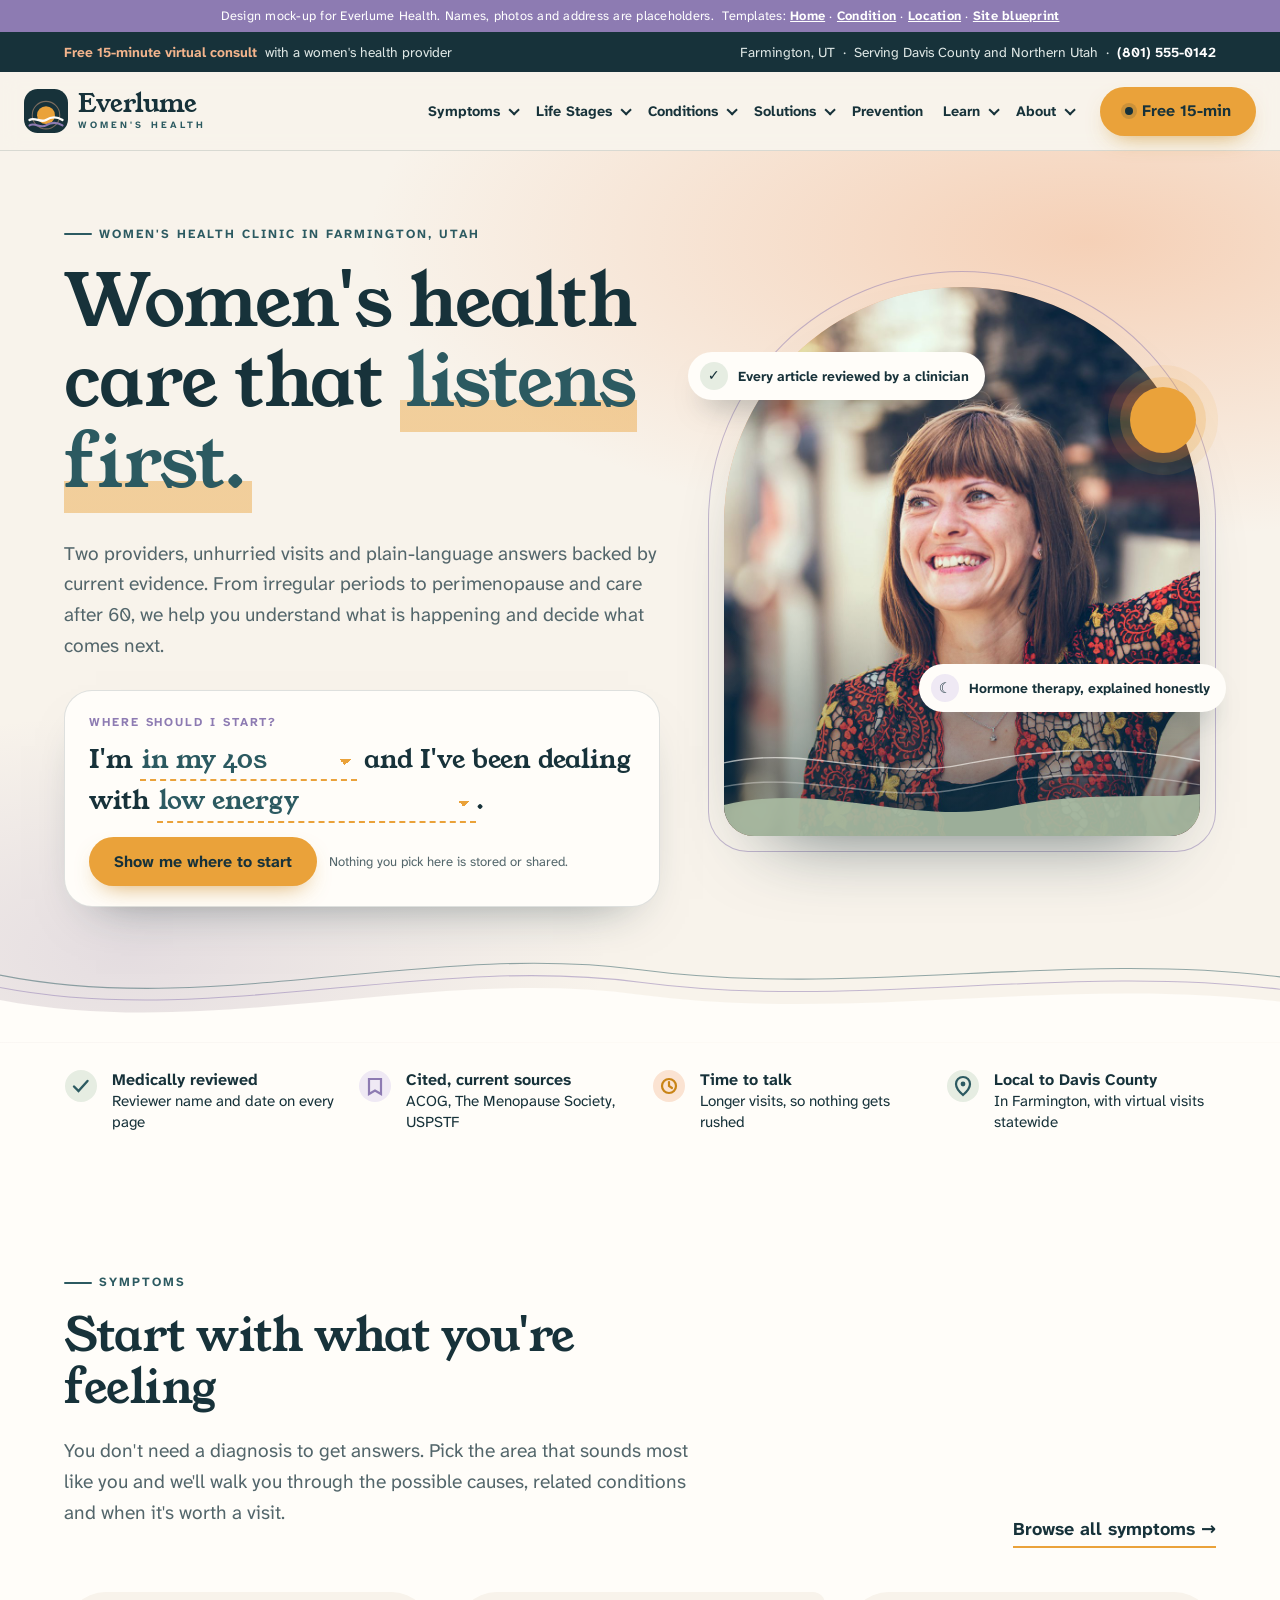
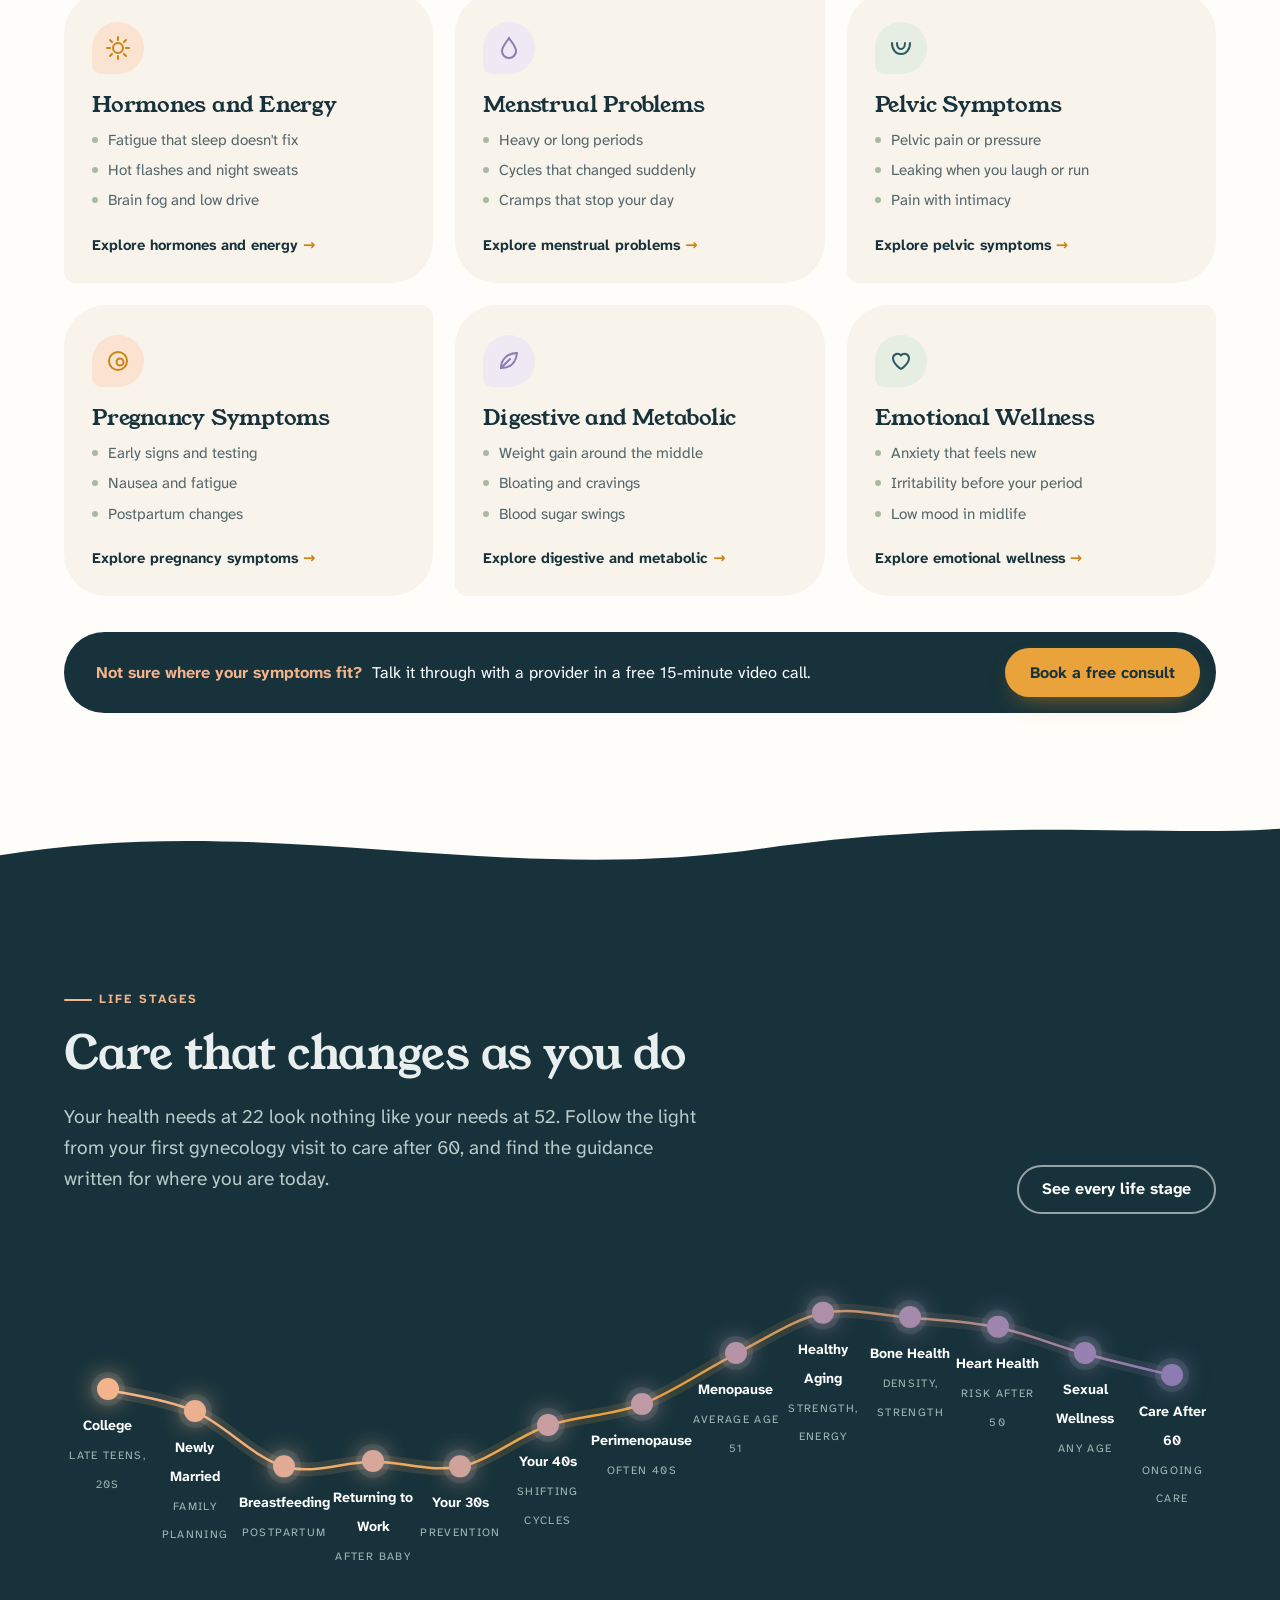
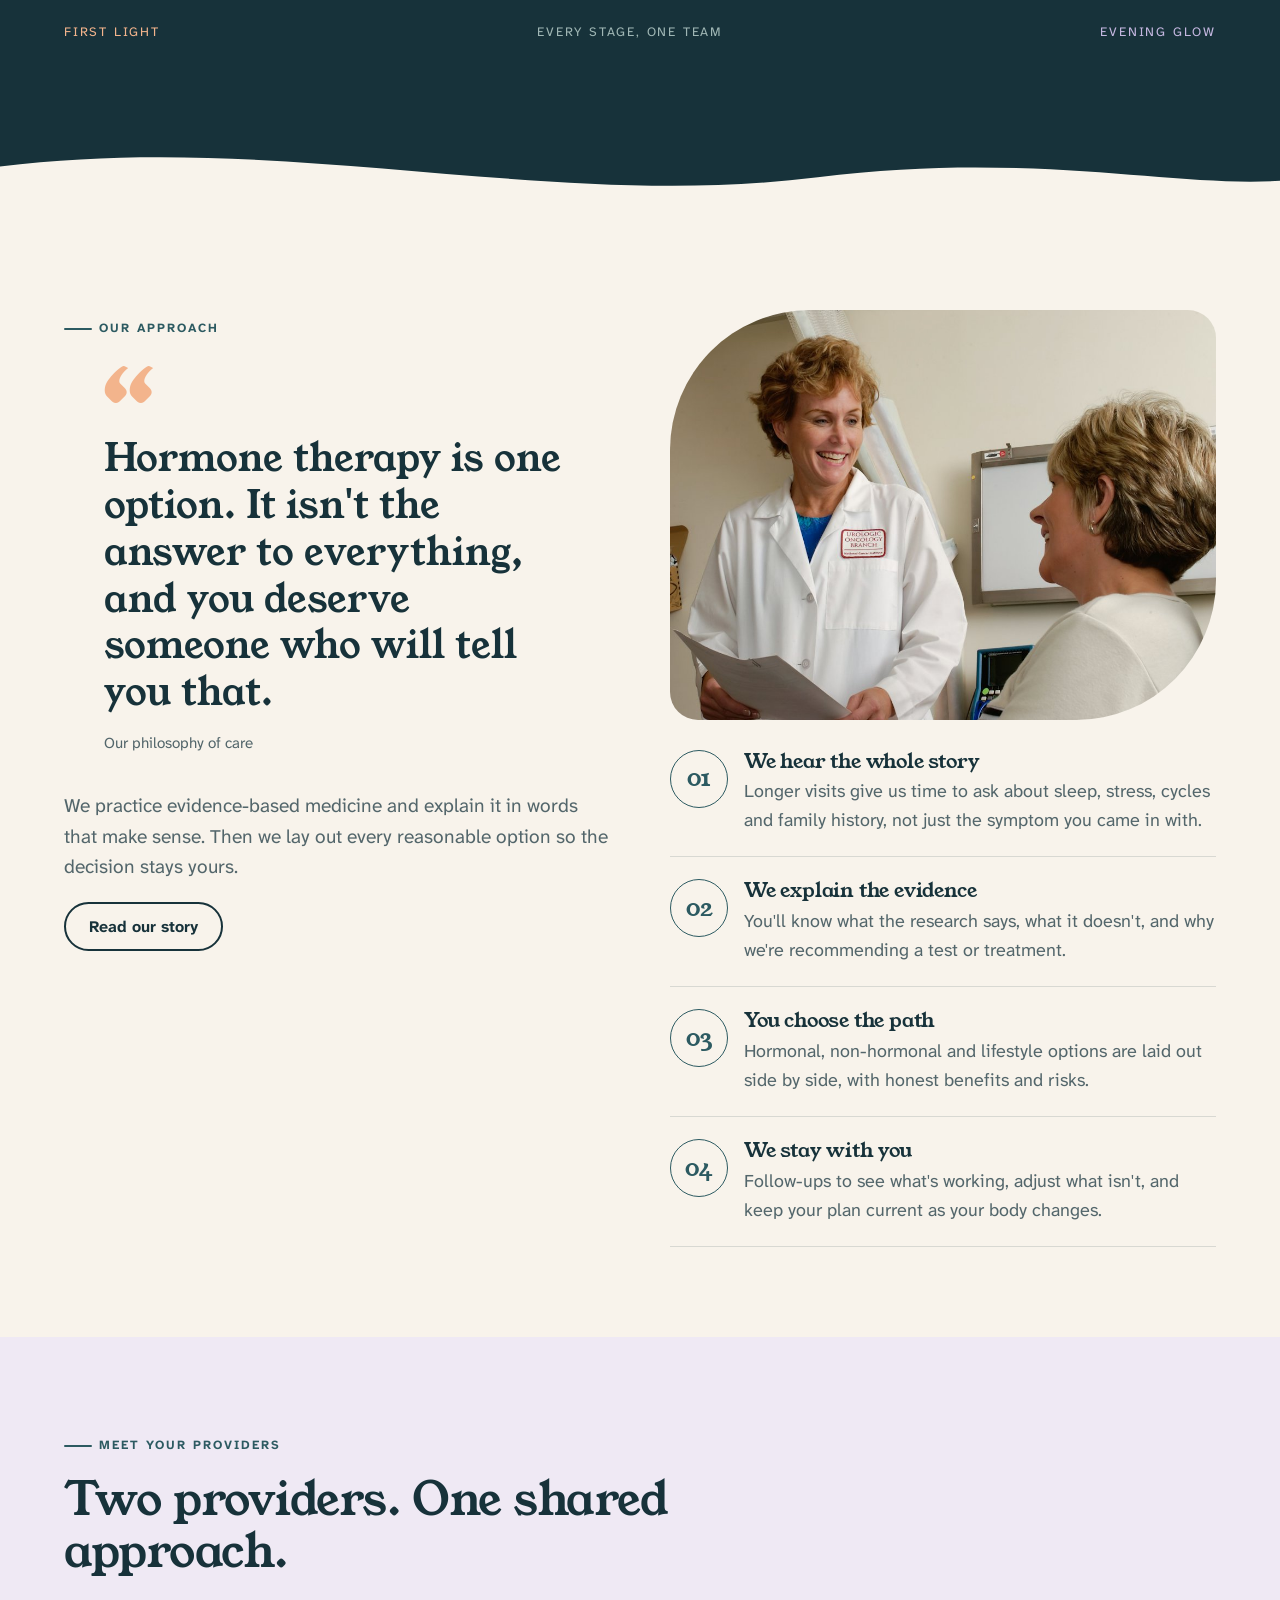
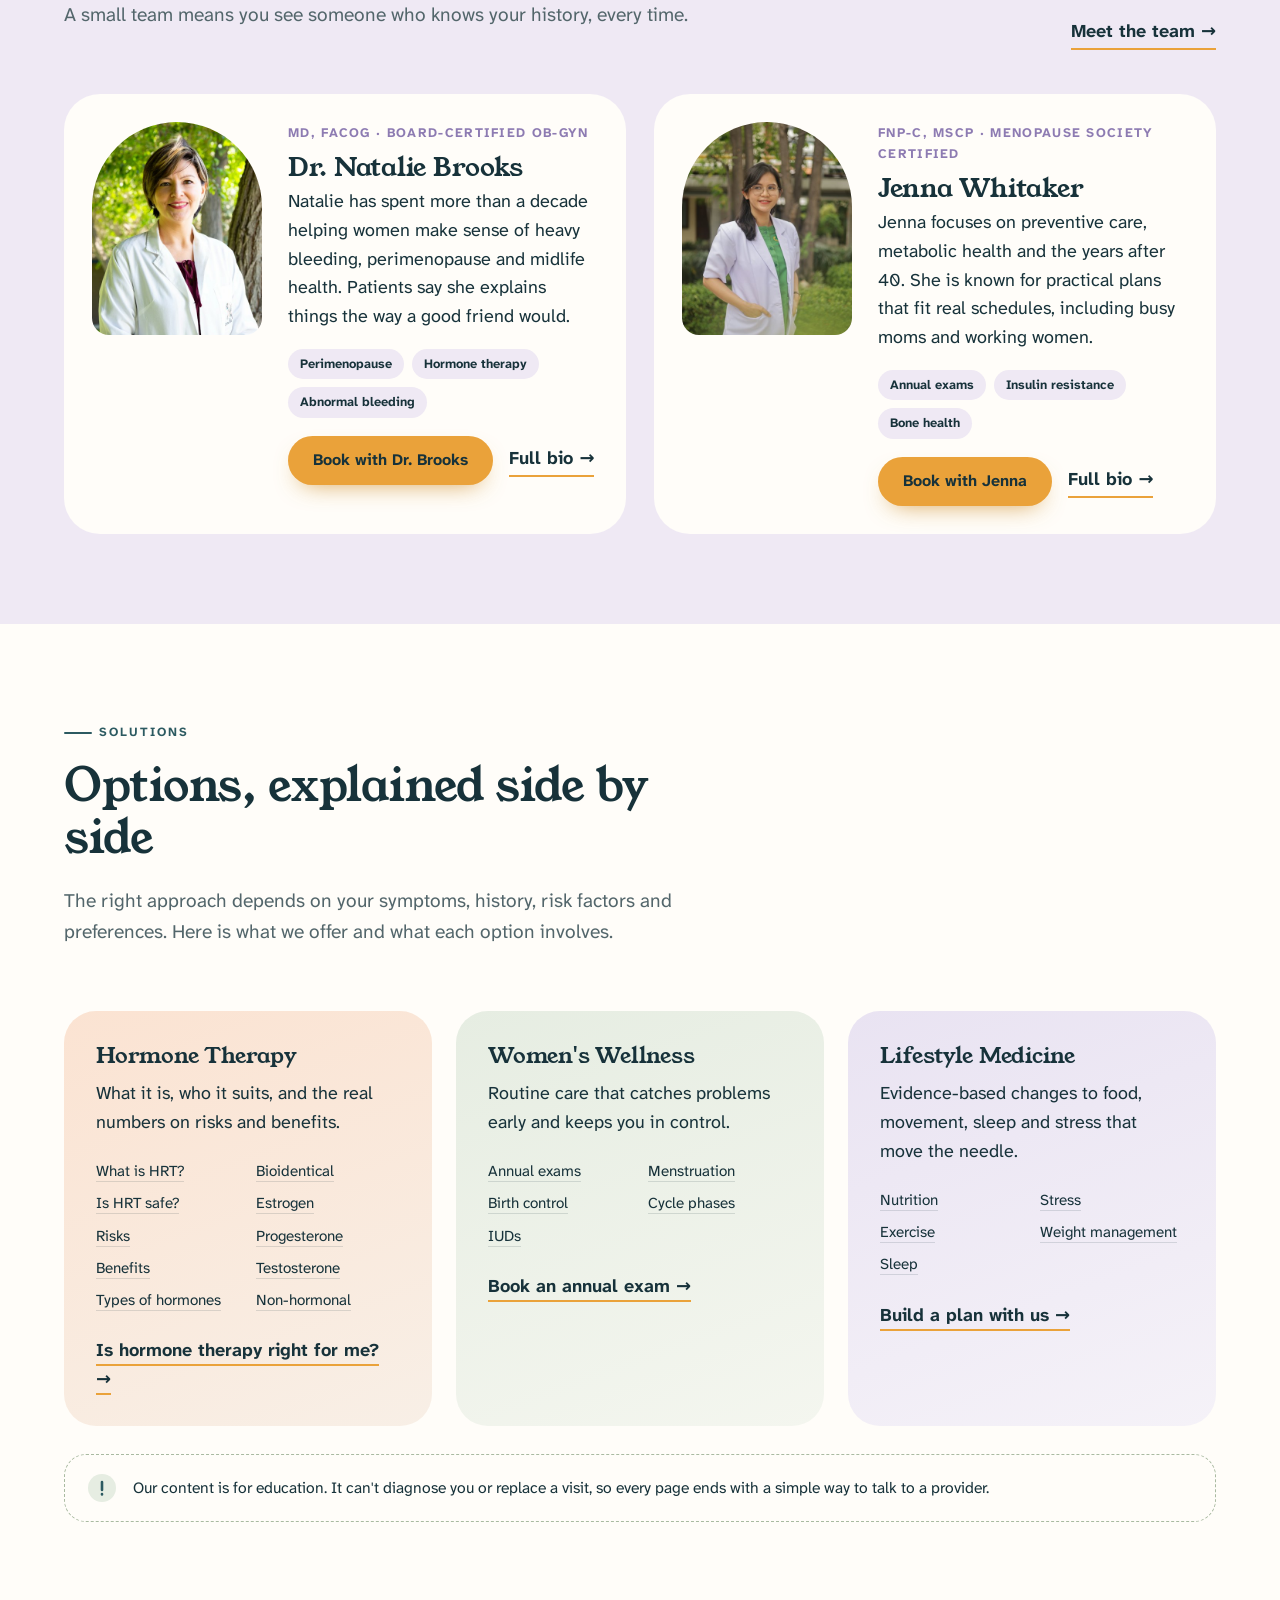
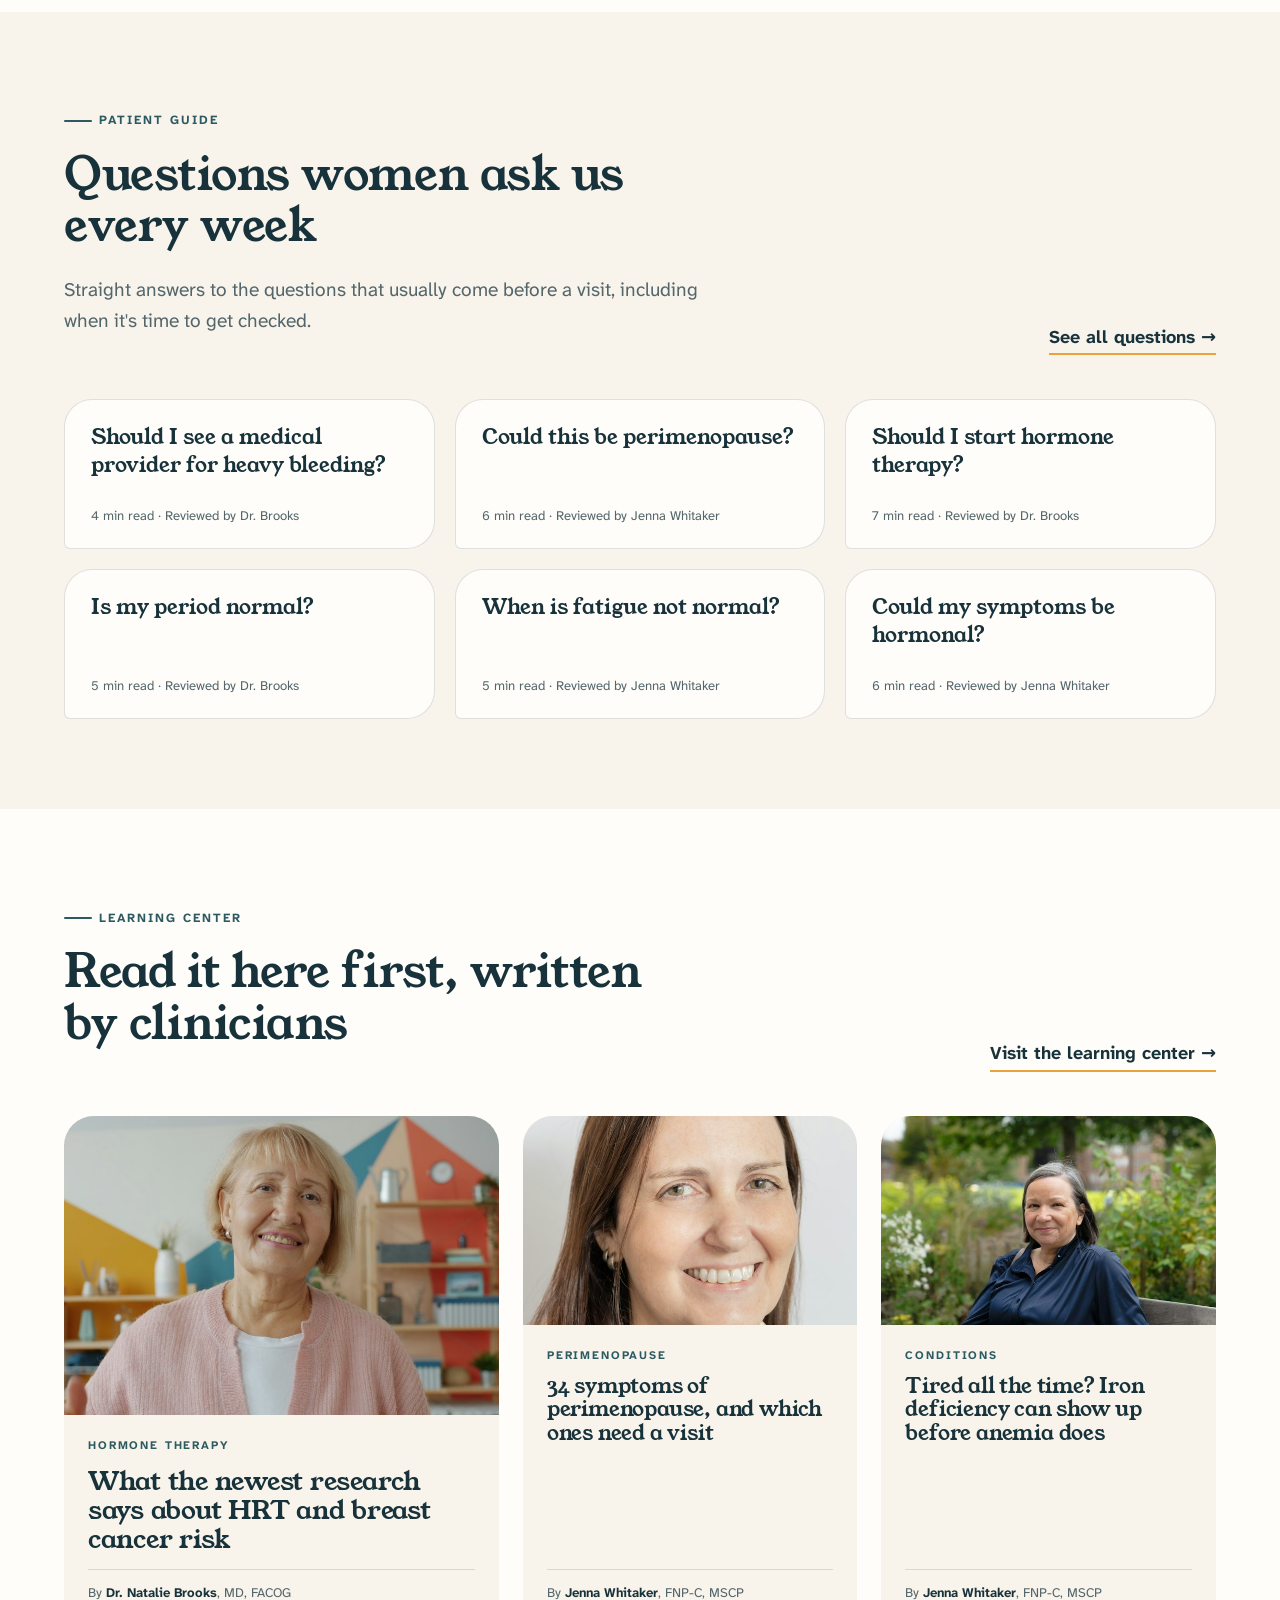
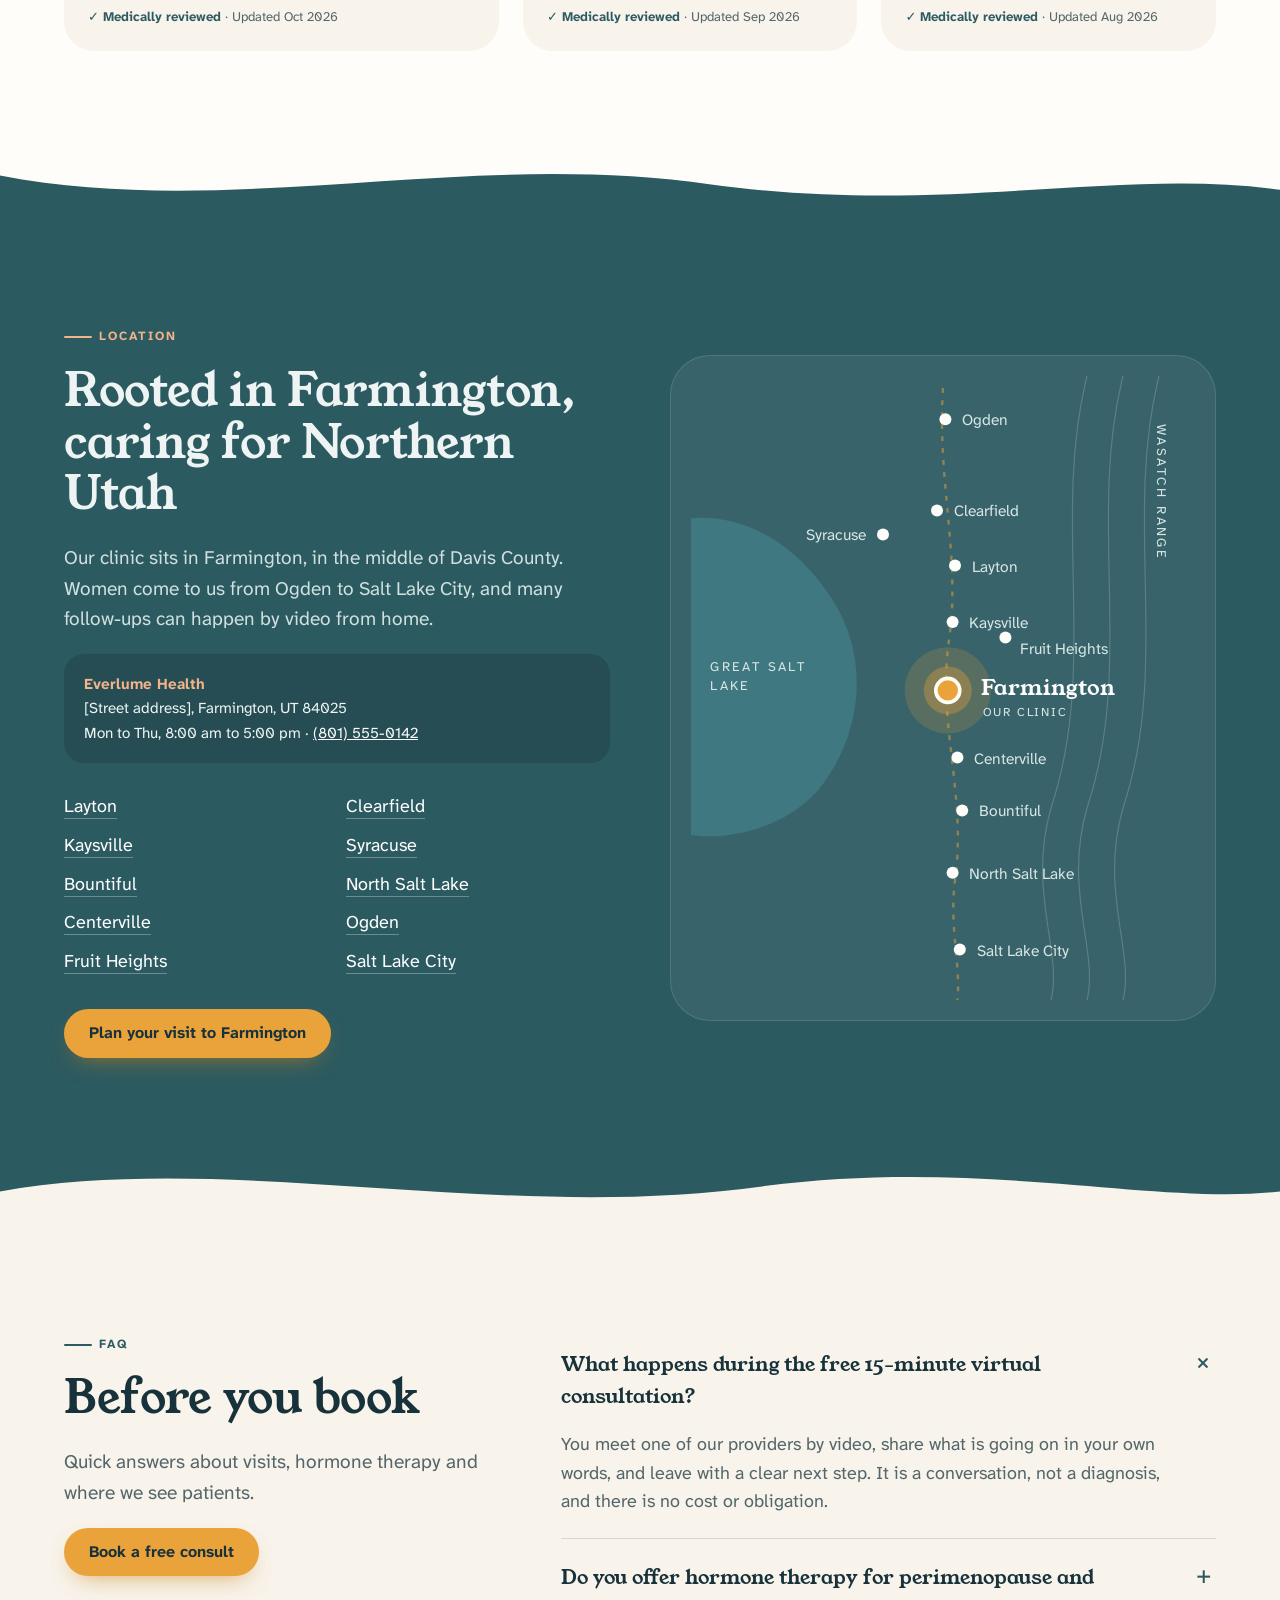
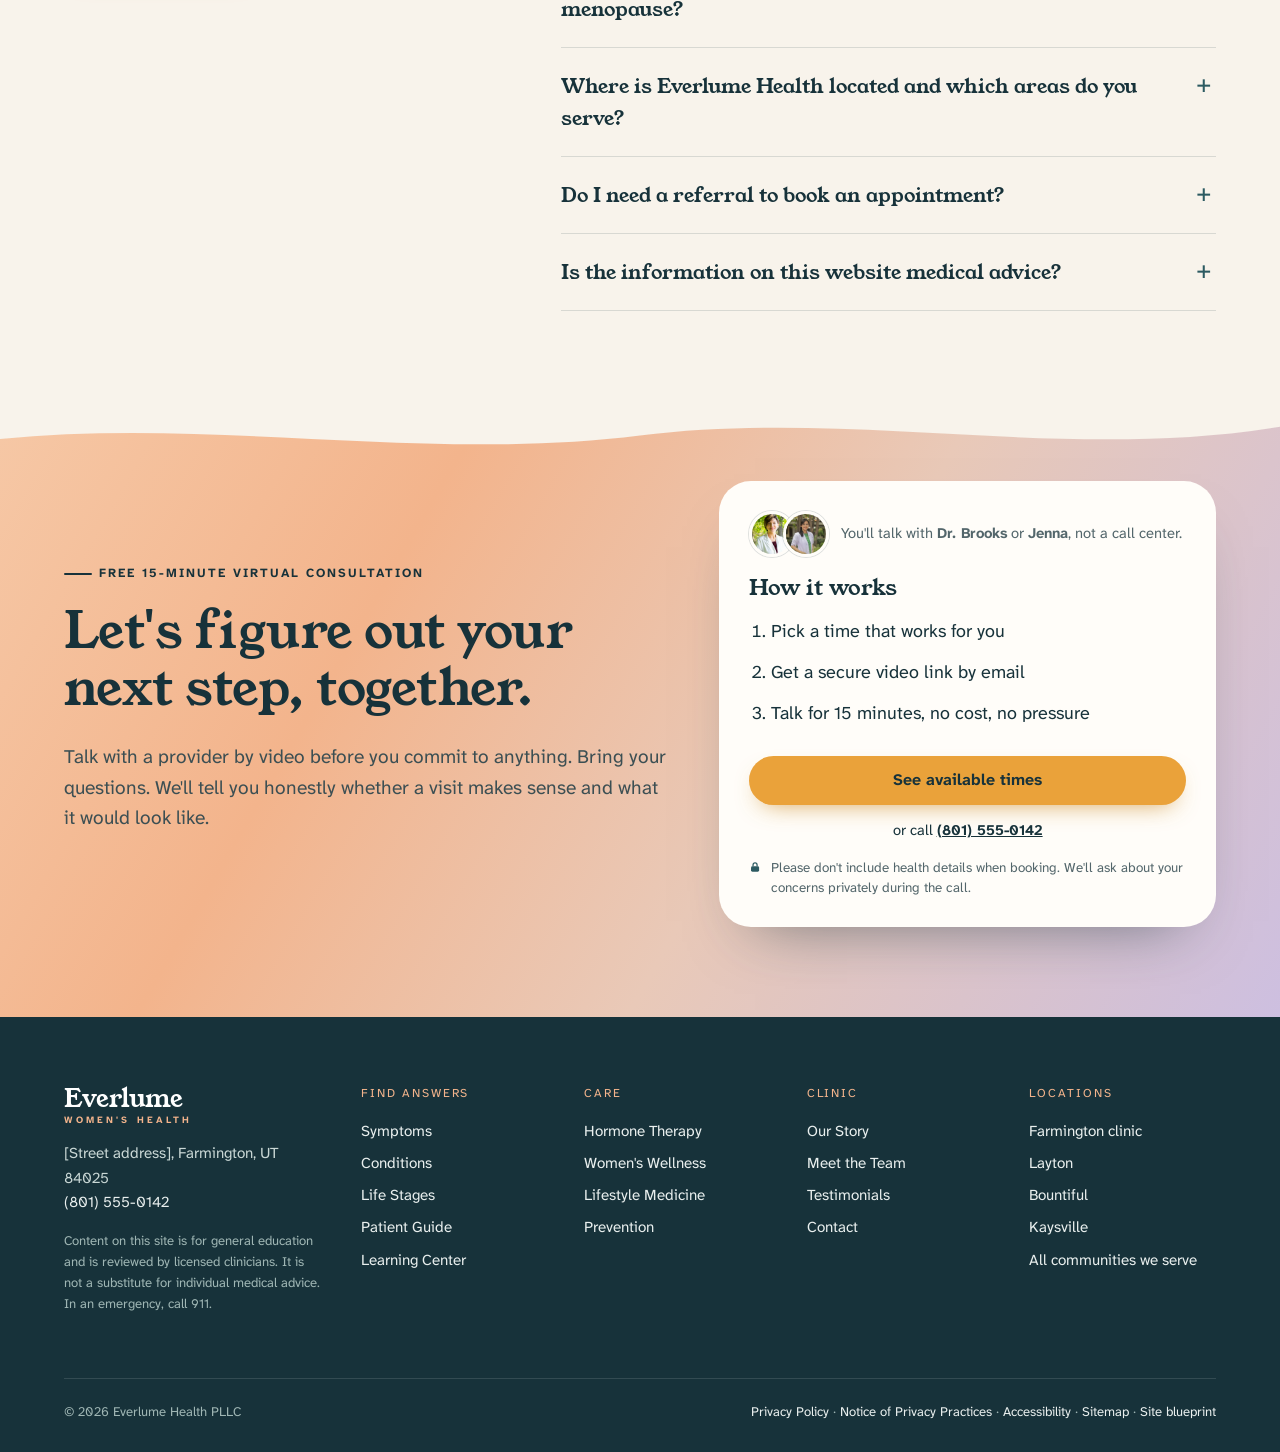
<file: index.html>
<!doctype html>
<html lang="en-US">
<head>
<meta charset="utf-8">
<meta name="viewport" content="width=device-width, initial-scale=1">
<title>Women's Health Clinic in Farmington, Utah | Everlume Health</title>
<meta name="description" content="Evidence-based women's health care in Farmington, Utah. Perimenopause, menopause, hormone therapy, annual exams and more from two providers who listen. Book a free 15-minute virtual consult.">
<!-- Staging mock-up only. Switched to index, follow at launch. -->
<meta name="robots" content="noindex, nofollow">
<link rel="canonical" href="https://www.everlumehealth.com/">
<meta property="og:type" content="website">
<meta property="og:site_name" content="Everlume Health">
<meta property="og:title" content="Everlume Health | Women's Health Care in Farmington, Utah">
<meta property="og:description" content="Clear answers and unhurried care for every stage of a woman's life. Serving Davis County and Northern Utah.">
<meta property="og:url" content="https://www.everlumehealth.com/">
<meta property="og:image" content="https://www.everlumehealth.com/og/home.jpg">
<meta name="twitter:card" content="summary_large_image">
<meta name="theme-color" content="#17323a">
<link rel="icon" href="data:image/svg+xml,%3Csvg xmlns='http://www.w3.org/2000/svg' viewBox='0 0 64 64'%3E%3Crect width='64' height='64' rx='18' fill='%2317323a'/%3E%3Ccircle cx='32' cy='38' r='13' fill='%23eaa23a'/%3E%3Cpath d='M10 44c8-5 14 5 22 0s14-5 22 0' stroke='%23f3b48c' stroke-width='4' fill='none'/%3E%3C/svg%3E">
<link rel="preconnect" href="https://fonts.googleapis.com">
<link rel="preconnect" href="https://fonts.gstatic.com" crossorigin>
<link href="https://fonts.googleapis.com/css2?family=Young+Serif&display=swap" rel="stylesheet">
<link href="https://fonts.googleapis.com/css2?family=Atkinson+Hyperlegible+Next:wght@400;700&display=swap" rel="stylesheet">
<link rel="stylesheet" href="site.css">
<script type="application/ld+json">
{
  "@context": "https://schema.org",
  "@graph": [
    {
      "@type": ["MedicalClinic","MedicalBusiness"],
      "@id": "https://www.everlumehealth.com/#clinic",
      "name": "Everlume Health",
      "url": "https://www.everlumehealth.com/",
      "logo": "https://www.everlumehealth.com/logo.png",
      "image": "https://www.everlumehealth.com/og/home.jpg",
      "description": "Evidence-based women's health clinic in Farmington, Utah offering perimenopause and menopause care, hormone therapy consultations, annual exams, birth control and preventive care.",
      "telephone": "+1-801-555-0142",
      "priceRange": "$$",
      "address": {"@type":"PostalAddress","streetAddress":"[Street address to confirm]","addressLocality":"Farmington","addressRegion":"UT","postalCode":"84025","addressCountry":"US"},
      "geo": {"@type":"GeoCoordinates","latitude":40.9805,"longitude":-111.8874},
      "medicalSpecialty": ["Gynecologic","Obstetric","PrimaryCare","Endocrine"],
      "availableService": [
        {"@type":"MedicalTherapy","name":"Menopausal hormone therapy consultation"},
        {"@type":"MedicalProcedure","name":"Annual well-woman exam"},
        {"@type":"MedicalTest","name":"Cervical cancer screening"},
        {"@type":"MedicalProcedure","name":"IUD placement and removal"}
      ],
      "areaServed": [{"@type":"City","name":"Farmington, UT"},{"@type":"City","name":"Layton, UT"},{"@type":"City","name":"Kaysville, UT"},{"@type":"City","name":"Centerville, UT"},{"@type":"City","name":"Bountiful, UT"},{"@type":"City","name":"Clearfield, UT"},{"@type":"City","name":"Syracuse, UT"},{"@type":"City","name":"North Salt Lake, UT"},{"@type":"City","name":"Fruit Heights, UT"},{"@type":"City","name":"Ogden, UT"},{"@type":"City","name":"Salt Lake City, UT"},{"@type":"AdministrativeArea","name":"Davis County, UT"}],
      "openingHoursSpecification": [{"@type":"OpeningHoursSpecification","dayOfWeek":["Monday","Tuesday","Wednesday","Thursday"],"opens":"08:00","closes":"17:00"}],
      "employee": [{"@id":"https://www.everlumehealth.com/about/meet-the-team/natalie-brooks/#person"},{"@id":"https://www.everlumehealth.com/about/meet-the-team/jenna-whitaker/#person"}]
    },
    {
      "@type": "WebSite",
      "@id": "https://www.everlumehealth.com/#website",
      "url": "https://www.everlumehealth.com/",
      "name": "Everlume Health",
      "publisher": {"@id":"https://www.everlumehealth.com/#clinic"},
      "potentialAction": {"@type":"SearchAction","target":"https://www.everlumehealth.com/?s={search_term_string}","query-input":"required name=search_term_string"}
    },
    {
      "@type": "Physician",
      "@id": "https://www.everlumehealth.com/about/meet-the-team/natalie-brooks/#person",
      "name": "Natalie Brooks, MD",
      "image": "https://www.everlumehealth.com/images/natalie-brooks.jpg",
      "medicalSpecialty": "Gynecologic",
      "worksFor": {"@id":"https://www.everlumehealth.com/#clinic"},
      "url": "https://www.everlumehealth.com/about/meet-the-team/natalie-brooks/"
    },
    {
      "@type": "Person",
      "@id": "https://www.everlumehealth.com/about/meet-the-team/jenna-whitaker/#person",
      "name": "Jenna Whitaker, FNP-C",
      "image": "https://www.everlumehealth.com/images/jenna-whitaker.jpg",
      "jobTitle": "Family Nurse Practitioner",
      "worksFor": {"@id":"https://www.everlumehealth.com/#clinic"},
      "url": "https://www.everlumehealth.com/about/meet-the-team/jenna-whitaker/"
    },
    {
      "@type": "FAQPage",
      "@id": "https://www.everlumehealth.com/#faq",
      "mainEntity": [
        {"@type":"Question","name":"What happens during the free 15-minute virtual consultation?","acceptedAnswer":{"@type":"Answer","text":"You meet one of our providers by video, share what is going on in your own words, and leave with a clear next step. It is a conversation, not a diagnosis, and there is no cost or obligation."}},
        {"@type":"Question","name":"Do you offer hormone therapy for perimenopause and menopause?","acceptedAnswer":{"@type":"Answer","text":"Yes. Hormone therapy is one of several options we discuss. Whether it fits you depends on your symptoms, health history, risk factors and preferences, and we also offer non-hormonal and lifestyle approaches."}},
        {"@type":"Question","name":"Where is Everlume Health located and which areas do you serve?","acceptedAnswer":{"@type":"Answer","text":"Our clinic is in Farmington, Utah. Patients visit us from across Davis County and Northern Utah, including Layton, Kaysville, Bountiful, Centerville and Ogden. Virtual visits are available for many concerns anywhere in Utah."}},
        {"@type":"Question","name":"Do I need a referral to book an appointment?","acceptedAnswer":{"@type":"Answer","text":"Most patients do not need a referral. If your insurance plan requires one, we will let you know before your first visit."}},
        {"@type":"Question","name":"Is the information on this website medical advice?","acceptedAnswer":{"@type":"Answer","text":"No. Our articles are written and reviewed by clinicians to help you understand your options, but they cannot diagnose you. For advice about your own health, book a visit with a provider."}}
      ]
    }
  ]
}
</script>
</head>
<body>
<a class="skip" href="#main">Skip to content</a>
<div class="mock-ribbon">Design mock-up for Everlume Health. Names, photos and address are placeholders. &nbsp;Templates: <a href="index.html" style="color:#fff;font-weight:700">Home</a> · <a href="perimenopause.html" style="color:#fff;font-weight:700">Condition</a> · <a href="farmington-ut.html" style="color:#fff;font-weight:700">Location</a> · <a href="blueprint.html" style="color:#fff;font-weight:700">Site blueprint</a></div>
<div class="utility">
  <div class="wrap">
    <span><b>Free 15-minute virtual consult</b> &nbsp;with a women's health provider</span>
    <span class="hide-sm">Farmington, UT &nbsp;·&nbsp; Serving Davis County and Northern Utah &nbsp;·&nbsp; <a href="tel:+18015550142">(801) 555-0142</a></span>
  </div>
</div>

<header class="site-header">
  <div class="wrap">
    <a class="brand" href="index.html" aria-label="Everlume Health home">
      <svg width="44" height="44" viewBox="0 0 64 64" aria-hidden="true"><rect width="64" height="64" rx="20" fill="#17323a"/><circle cx="32" cy="38" r="13" fill="#eaa23a"/><circle cx="32" cy="38" r="20" fill="none" stroke="#f3b48c" stroke-opacity=".45" stroke-width="1.5"/><path d="M8 45c8-5 16 5 24 0s16-5 24 0" stroke="#fffdf9" stroke-width="3.5" fill="none" stroke-linecap="round"/><path d="M8 53c8-5 16 5 24 0s16-5 24 0" stroke="#8d7bb2" stroke-width="3" fill="none" stroke-linecap="round"/></svg>
      <span class="brand-name">Everlume<small>Women's Health</small></span>
    </a>
    <button class="nav-toggle" aria-expanded="false" aria-controls="primary-nav">Menu</button>
    <ul class="nav" id="primary-nav">
      <li class="has-menu"><a href="planned.html?u=symptoms/">Symptoms</a>
        <div class="menu">
          <div><h4>By how you feel</h4>
            <a href="planned.html?u=symptoms/hormones-energy/">Hormones and Energy</a>
            <a href="planned.html?u=symptoms/menstrual-problems/">Menstrual Problems</a>
            <a href="planned.html?u=symptoms/pelvic-symptoms/">Pelvic Symptoms</a></div>
          <div><h4>&nbsp;</h4>
            <a href="planned.html?u=symptoms/pregnancy-symptoms/">Pregnancy Symptoms</a>
            <a href="planned.html?u=symptoms/digestive-metabolic/">Digestive and Metabolic</a>
            <a href="planned.html?u=symptoms/emotional-wellness/">Emotional Wellness</a></div>
          <div class="menu-cta"><span>Not sure where your symptoms fit?</span><a class="link-arrow" href="#book">Talk it through free</a></div>
        </div>
      </li>
      <li class="has-menu"><a href="planned.html?u=life-stages/">Life Stages</a>
        <div class="menu wide">
          <div><h4>Early years</h4><a href="planned.html?u=life-stages/college/">College</a><a href="planned.html?u=life-stages/newly-married/">Newly Married</a><a href="planned.html?u=life-stages/breastfeeding/">Breastfeeding</a><a href="planned.html?u=life-stages/returning-to-work/">Returning to Work</a></div>
          <div><h4>Midlife</h4><a href="planned.html?u=life-stages/your-30s/">Your 30s</a><a href="planned.html?u=life-stages/your-40s/">Your 40s</a><a href="planned.html?u=life-stages/perimenopause/">Perimenopause</a><a href="planned.html?u=life-stages/menopause/">Menopause</a></div>
          <div><h4>Thriving later</h4><a href="planned.html?u=life-stages/healthy-aging/">Healthy Aging</a><a href="planned.html?u=life-stages/bone-health/">Bone Health</a><a href="planned.html?u=life-stages/heart-health/">Heart Health</a><a href="planned.html?u=life-stages/sexual-wellness/">Sexual Wellness</a><a href="planned.html?u=life-stages/care-after-60/">Care After 60</a></div>
        </div>
      </li>
      <li class="has-menu"><a href="planned.html?u=conditions/">Conditions</a>
        <div class="menu wide">
          <div><h4>Hormonal</h4><a href="perimenopause.html">Perimenopause</a><a href="planned.html?u=conditions/menopause/">Menopause</a><a href="planned.html?u=conditions/premature-menopause/">Premature Menopause</a><a href="planned.html?u=conditions/thyroid-disease/">Thyroid Disease</a><a href="planned.html?u=conditions/vaginal-atrophy/">Vaginal Atrophy</a></div>
          <div><h4>Metabolic and heart</h4><a href="planned.html?u=conditions/insulin-resistance/">Insulin Resistance</a><a href="planned.html?u=conditions/diabetes/">Diabetes</a><a href="planned.html?u=conditions/high-cholesterol/">High Cholesterol</a><a href="planned.html?u=conditions/high-blood-pressure/">High Blood Pressure</a><a href="planned.html?u=conditions/iron-deficiency/">Iron Deficiency</a><a href="planned.html?u=conditions/vitamin-d-deficiency/">Vitamin D Deficiency</a></div>
          <div><h4>Pelvic and bone</h4><a href="planned.html?u=conditions/osteoporosis/">Osteoporosis</a><a href="planned.html?u=conditions/pelvic-floor-dysfunction/">Pelvic Floor Dysfunction</a><a href="planned.html?u=conditions/chronic-pelvic-pain/">Chronic Pelvic Pain</a><a href="planned.html?u=conditions/recurrent-uti/">Recurrent UTI</a><a href="planned.html?u=conditions/hpv/">HPV</a></div>
        </div>
      </li>
      <li class="has-menu"><a href="planned.html?u=solutions/">Solutions</a>
        <div class="menu wide">
          <div><h4>Hormone therapy</h4><a href="planned.html?u=solutions/hormone-therapy/what-is-hrt/">What Is HRT?</a><a href="planned.html?u=solutions/hormone-therapy/is-hrt-safe/">Is HRT Safe?</a><a href="planned.html?u=solutions/hormone-therapy/bioidentical-hormones/">Bioidentical Hormones</a><a href="planned.html?u=solutions/hormone-therapy/non-hormonal-options/">Non-Hormonal Options</a></div>
          <div><h4>Women's wellness</h4><a href="planned.html?u=solutions/womens-wellness/annual-exams/">Annual Exams</a><a href="planned.html?u=solutions/womens-wellness/birth-control/">Birth Control</a><a href="planned.html?u=solutions/womens-wellness/iuds/">IUDs</a><a href="planned.html?u=solutions/womens-wellness/menstrual-cycle-phases/">Phases of the Cycle</a></div>
          <div><h4>Lifestyle medicine</h4><a href="planned.html?u=solutions/lifestyle-medicine/nutrition/">Nutrition</a><a href="planned.html?u=solutions/lifestyle-medicine/exercise/">Exercise</a><a href="planned.html?u=solutions/lifestyle-medicine/sleep/">Sleep</a><a href="planned.html?u=solutions/lifestyle-medicine/stress/">Stress</a><a href="planned.html?u=solutions/lifestyle-medicine/weight-management/">Weight Management</a></div>
        </div>
      </li>
      <li><a href="planned.html?u=prevention/">Prevention</a></li>
      <li class="has-menu"><a href="planned.html?u=learning-center/">Learn</a>
        <div class="menu">
          <div><h4>Learning Center</h4><a href="planned.html?u=learning-center/">All articles</a><a href="planned.html?u=learning-center/menopause/">Menopause</a><a href="planned.html?u=learning-center/hormones/">Hormones</a></div>
          <div><h4>Patient Guide</h4><a href="planned.html?u=patient-guide/could-this-be-perimenopause/">Could This Be Perimenopause?</a><a href="planned.html?u=patient-guide/is-my-period-normal/">Is My Period Normal?</a><a href="planned.html?u=patient-guide/">All questions</a></div>
        </div>
      </li>
      <li class="has-menu"><a href="planned.html?u=about/">About</a>
        <div class="menu">
          <div><h4>The clinic</h4><a href="planned.html?u=about/our-story/">Our Story</a><a href="planned.html?u=about/meet-the-team/">Meet the Team</a></div>
          <div><h4>&nbsp;</h4><a href="planned.html?u=about/testimonials/">Testimonials</a><a href="farmington-ut.html">Location</a></div>
        </div>
      </li>
    </ul>
    <a class="btn btn-gold header-cta" href="#book"><span class="dot"></span>Free 15-min <span class="long">&nbsp;consult</span></a>
  </div>
</header>

<main id="main">

<!-- HERO -->
<section class="hero" aria-labelledby="hero-title">
  <div class="wrap">
    <div>
      <p class="eyebrow">Women's health clinic in Farmington, Utah</p>
      <h1 id="hero-title">Women's health care that <em>listens first.</em></h1>
      <p class="lede">Two providers, unhurried visits and plain-language answers backed by current evidence. From irregular periods to perimenopause and care after 60, we help you understand what is happening and decide what comes next.</p>

      <form class="finder" id="finder" aria-label="Find where to start">
        <div class="finder-label">Where should I start?</div>
        <div class="finder-sentence">
          I'm
          <label class="visually-hidden" for="stage" hidden>Life stage</label>
          <select id="stage" name="stage">
            <option value="life-stages/college/" data-label="College">in college</option>
            <option value="life-stages/newly-married/" data-label="Newly married">newly married</option>
            <option value="life-stages/breastfeeding/" data-label="Breastfeeding">breastfeeding</option>
            <option value="life-stages/your-30s/" data-label="Your 30s">in my 30s</option>
            <option value="life-stages/your-40s/" data-label="Your 40s" selected>in my 40s</option>
            <option value="life-stages/menopause/" data-label="Menopause">in menopause</option>
            <option value="life-stages/care-after-60/" data-label="Care after 60">over 60</option>
          </select>
          and I've been dealing with
          <label for="symptom" hidden>Symptom</label>
          <select id="symptom" name="symptom">
            <option value="hot-flashes">hot flashes</option>
            <option value="heavy-periods">heavy periods</option>
            <option value="fatigue" selected>low energy</option>
            <option value="sleep">poor sleep</option>
            <option value="mood">mood changes</option>
            <option value="weight">stubborn weight gain</option>
            <option value="pelvic-pain">pelvic pain</option>
            <option value="dryness">dryness or painful sex</option>
          </select>.
        </div>
        <div class="finder-actions">
          <button class="btn btn-gold" type="submit">Show me where to start</button>
          <span class="finder-note">Nothing you pick here is stored or shared.</span>
        </div>
        <div class="finder-result" id="finder-result" aria-live="polite"></div>
      </form>
    </div>

    <div class="hero-art">
      <span class="arch-line" aria-hidden="true"></span>
      <div class="arch">
        <img src="hero.jpg" alt="Smiling woman in her forties relaxing outdoors in warm evening light" width="520" height="600" fetchpriority="high">
        <svg class="arch-overlay" viewBox="0 0 520 600" preserveAspectRatio="none" aria-hidden="true">
          <defs><linearGradient id="archFade" x1="0" y1="0" x2="0" y2="1"><stop offset=".55" stop-color="#17323a" stop-opacity="0"/><stop offset="1" stop-color="#17323a" stop-opacity=".5"/></linearGradient></defs>
          <rect width="520" height="600" fill="url(#archFade)"/>
          <g fill="none" stroke="#fffdf9" stroke-width="1.5"><path d="M0,520 C90,500 170,540 260,522 S430,500 520,518" stroke-opacity=".6"/><path d="M0,546 C90,528 170,566 260,548 S430,528 520,544" stroke-opacity=".35"/></g>
          <path d="M0,566 C110,540 210,590 310,568 C400,550 470,560 520,554 L520,600 L0,600Z" fill="#a9baa1" fill-opacity=".92"/>
        </svg>
      </div>
      <span class="sun-dot" aria-hidden="true"></span>
      <div class="float-chip chip-a"><i>✓</i>Every article reviewed by a clinician</div>
      <div class="float-chip chip-b"><i>☾</i>Hormone therapy, explained honestly</div>
    </div>
  </div>
  <div class="wave-wrap" aria-hidden="true">
    <svg class="wave" viewBox="0 0 1440 120" preserveAspectRatio="none">
      <g class="contour"><path d="M0,44 C240,92 480,6 720,38 C960,70 1200,16 1440,46" style="stroke:var(--lake)"/><path d="M0,58 C240,104 480,20 720,52 C960,84 1200,30 1440,60" style="stroke:var(--dusk)"/></g>
      <path d="M0,72 C240,118 480,34 720,66 C960,98 1200,44 1440,74 L1440,120 L0,120Z" style="fill:var(--paper)"/>
    </svg>
  </div>
</section>

<!-- TRUST -->
<section class="trust" aria-label="Why patients trust us">
  <div class="wrap">
    <div class="trust-item"><svg viewBox="0 0 34 34"><circle cx="17" cy="17" r="16" fill="#e6ede2"/><path d="M10 17.5l4.5 4.5 9-10" stroke="#2c5a61" stroke-width="2.4" fill="none" stroke-linecap="round"/></svg><div><b>Medically reviewed</b>Reviewer name and date on every page</div></div>
    <div class="trust-item"><svg viewBox="0 0 34 34"><circle cx="17" cy="17" r="16" fill="#efe9f4"/><path d="M11 10h12v15l-6-3.5-6 3.5z" stroke="#8d7bb2" stroke-width="2.2" fill="none"/></svg><div><b>Cited, current sources</b>ACOG, The Menopause Society, USPSTF</div></div>
    <div class="trust-item"><svg viewBox="0 0 34 34"><circle cx="17" cy="17" r="16" fill="#fbe3d2"/><circle cx="17" cy="17" r="7" stroke="#c98416" stroke-width="2.2" fill="none"/><path d="M17 13v4l3 2" stroke="#c98416" stroke-width="2.2" fill="none" stroke-linecap="round"/></svg><div><b>Time to talk</b>Longer visits, so nothing gets rushed</div></div>
    <div class="trust-item"><svg viewBox="0 0 34 34"><circle cx="17" cy="17" r="16" fill="#e6ede2"/><path d="M17 8c-4 0-7 3-7 7 0 5 7 11 7 11s7-6 7-11c0-4-3-7-7-7z" stroke="#2c5a61" stroke-width="2.2" fill="none"/><circle cx="17" cy="15" r="2.4" fill="#2c5a61"/></svg><div><b>Local to Davis County</b>In Farmington, with virtual visits statewide</div></div>
  </div>
</section>

<!-- SYMPTOMS -->
<section class="section bg-paper" id="symptoms" aria-labelledby="sym-title">
  <div class="wrap">
    <div class="section-head reveal">
      <div>
        <p class="eyebrow">Symptoms</p>
        <h2 id="sym-title">Start with what you're feeling</h2>
        <p class="lede">You don't need a diagnosis to get answers. Pick the area that sounds most like you and we'll walk you through the possible causes, related conditions and when it's worth a visit.</p>
      </div>
      <a class="link-arrow" href="planned.html?u=symptoms/">Browse all symptoms</a>
    </div>
    <div class="symptom-grid">
      <a class="symptom reveal" href="planned.html?u=symptoms/hormones-energy/">
        <span class="ic" style="background:#fbe3d2"><svg width="26" height="26" viewBox="0 0 26 26" fill="none" stroke="#c98416" stroke-width="2" stroke-linecap="round"><circle cx="13" cy="13" r="5"/><path d="M13 2v3M13 21v3M2 13h3M21 13h3M5 5l2 2M19 19l2 2M5 21l2-2M19 7l2-2"/></svg></span>
        <h3>Hormones and Energy</h3>
        <ul><li>Fatigue that sleep doesn't fix</li><li>Hot flashes and night sweats</li><li>Brain fog and low drive</li></ul>
        <span class="more">Explore hormones and energy</span>
      </a>
      <a class="symptom reveal" href="planned.html?u=symptoms/menstrual-problems/">
        <span class="ic" style="background:#efe9f4"><svg width="26" height="26" viewBox="0 0 26 26" fill="none" stroke="#8d7bb2" stroke-width="2"><path d="M13 3c4 6 7 9 7 13a7 7 0 01-14 0c0-4 3-7 7-13z"/></svg></span>
        <h3>Menstrual Problems</h3>
        <ul><li>Heavy or long periods</li><li>Cycles that changed suddenly</li><li>Cramps that stop your day</li></ul>
        <span class="more">Explore menstrual problems</span>
      </a>
      <a class="symptom reveal" href="planned.html?u=symptoms/pelvic-symptoms/">
        <span class="ic" style="background:#e6ede2"><svg width="26" height="26" viewBox="0 0 26 26" fill="none" stroke="#2c5a61" stroke-width="2" stroke-linecap="round"><path d="M4 8c0 7 4 11 9 11s9-4 9-11"/><path d="M9 8c0 4 2 6 4 6s4-2 4-6"/></svg></span>
        <h3>Pelvic Symptoms</h3>
        <ul><li>Pelvic pain or pressure</li><li>Leaking when you laugh or run</li><li>Pain with intimacy</li></ul>
        <span class="more">Explore pelvic symptoms</span>
      </a>
      <a class="symptom reveal" href="planned.html?u=symptoms/pregnancy-symptoms/">
        <span class="ic" style="background:#fbe3d2"><svg width="26" height="26" viewBox="0 0 26 26" fill="none" stroke="#c98416" stroke-width="2"><circle cx="13" cy="13" r="9"/><circle cx="15" cy="14" r="3.5"/></svg></span>
        <h3>Pregnancy Symptoms</h3>
        <ul><li>Early signs and testing</li><li>Nausea and fatigue</li><li>Postpartum changes</li></ul>
        <span class="more">Explore pregnancy symptoms</span>
      </a>
      <a class="symptom reveal" href="planned.html?u=symptoms/digestive-metabolic/">
        <span class="ic" style="background:#efe9f4"><svg width="26" height="26" viewBox="0 0 26 26" fill="none" stroke="#8d7bb2" stroke-width="2" stroke-linecap="round"><path d="M5 20c0-9 7-15 16-15-1 9-6 15-16 15z"/><path d="M5 20l9-9"/></svg></span>
        <h3>Digestive and Metabolic</h3>
        <ul><li>Weight gain around the middle</li><li>Bloating and cravings</li><li>Blood sugar swings</li></ul>
        <span class="more">Explore digestive and metabolic</span>
      </a>
      <a class="symptom reveal" href="planned.html?u=symptoms/emotional-wellness/">
        <span class="ic" style="background:#e6ede2"><svg width="26" height="26" viewBox="0 0 26 26" fill="none" stroke="#2c5a61" stroke-width="2" stroke-linejoin="round"><path d="M13 21s-8-5-8-11a4.5 4.5 0 018-2.5A4.5 4.5 0 0121 10c0 6-8 11-8 11z"/></svg></span>
        <h3>Emotional Wellness</h3>
        <ul><li>Anxiety that feels new</li><li>Irritability before your period</li><li>Low mood in midlife</li></ul>
        <span class="more">Explore emotional wellness</span>
      </a>
    </div>
    <div class="inline-cta reveal">
      <p><b>Not sure where your symptoms fit?</b> &nbsp;Talk it through with a provider in a free 15-minute video call.</p>
      <a class="btn btn-gold" href="#book">Book a free consult</a>
    </div>
  </div>
</section>

<!-- LIFE STAGES -->
<div class="wave-wrap bg-paper" aria-hidden="true">
  <svg class="wave" viewBox="0 0 1440 100" preserveAspectRatio="none"><path d="M0,60 C300,10 560,96 860,52 C1110,16 1300,40 1440,30 L1440,100 L0,100Z" style="fill:var(--night)"/></svg>
</div>
<section class="section bg-night stages" id="life-stages" aria-labelledby="stage-title">
  <div class="wrap">
    <div class="section-head reveal">
      <div>
        <p class="eyebrow">Life stages</p>
        <h2 id="stage-title">Care that changes as you do</h2>
        <p class="lede">Your health needs at 22 look nothing like your needs at 52. Follow the light from your first gynecology visit to care after 60, and find the guidance written for where you are today.</p>
      </div>
      <a class="btn btn-light" href="planned.html?u=life-stages/">See every life stage</a>
    </div>
    <div class="stage-path reveal">
      <svg class="path" aria-hidden="true" preserveAspectRatio="none">
        <defs><linearGradient id="lightG" x1="0" x2="1"><stop offset="0" stop-color="#f3b48c"/><stop offset=".5" stop-color="#eaa23a"/><stop offset="1" stop-color="#8d7bb2"/></linearGradient></defs>
        <path d="" fill="none" stroke="url(#lightG)" stroke-width="14" stroke-opacity=".14" stroke-linecap="round"/>
        <path d="" fill="none" stroke="url(#lightG)" stroke-width="2.5" stroke-linecap="round"/>
      </svg>
      <ol class="stage-list">
        <li style="--i:0;--p:0%"><a href="planned.html?u=life-stages/college/"><span class="node"></span><span><span class="lbl">College</span><br><span class="age">Late teens, 20s</span></span></a></li>
        <li style="--i:1;--p:8%"><a href="planned.html?u=life-stages/newly-married/"><span class="node"></span><span><span class="lbl">Newly Married</span><br><span class="age">Family planning</span></span></a></li>
        <li style="--i:2;--p:16%"><a href="planned.html?u=life-stages/breastfeeding/"><span class="node"></span><span><span class="lbl">Breastfeeding</span><br><span class="age">Postpartum</span></span></a></li>
        <li style="--i:3;--p:25%"><a href="planned.html?u=life-stages/returning-to-work/"><span class="node"></span><span><span class="lbl">Returning to Work</span><br><span class="age">After baby</span></span></a></li>
        <li style="--i:4;--p:33%"><a href="planned.html?u=life-stages/your-30s/"><span class="node"></span><span><span class="lbl">Your 30s</span><br><span class="age">Prevention</span></span></a></li>
        <li style="--i:5;--p:41%"><a href="planned.html?u=life-stages/your-40s/"><span class="node"></span><span><span class="lbl">Your 40s</span><br><span class="age">Shifting cycles</span></span></a></li>
        <li style="--i:6;--p:50%"><a href="planned.html?u=life-stages/perimenopause/"><span class="node"></span><span><span class="lbl">Perimenopause</span><br><span class="age">Often 40s</span></span></a></li>
        <li style="--i:7;--p:58%"><a href="planned.html?u=life-stages/menopause/"><span class="node"></span><span><span class="lbl">Menopause</span><br><span class="age">Average age 51</span></span></a></li>
        <li style="--i:8;--p:66%"><a href="planned.html?u=life-stages/healthy-aging/"><span class="node"></span><span><span class="lbl">Healthy Aging</span><br><span class="age">Strength, energy</span></span></a></li>
        <li style="--i:9;--p:75%"><a href="planned.html?u=life-stages/bone-health/"><span class="node"></span><span><span class="lbl">Bone Health</span><br><span class="age">Density, strength</span></span></a></li>
        <li style="--i:10;--p:83%"><a href="planned.html?u=life-stages/heart-health/"><span class="node"></span><span><span class="lbl">Heart Health</span><br><span class="age">Risk after 50</span></span></a></li>
        <li style="--i:11;--p:91%"><a href="planned.html?u=life-stages/sexual-wellness/"><span class="node"></span><span><span class="lbl">Sexual Wellness</span><br><span class="age">Any age</span></span></a></li>
        <li style="--i:12;--p:100%"><a href="planned.html?u=life-stages/care-after-60/"><span class="node"></span><span><span class="lbl">Care After 60</span><br><span class="age">Ongoing care</span></span></a></li>
      </ol>
    </div>
    <div class="stage-legend"><span>First light</span><span>Every stage, one team</span><span>Evening glow</span></div>
  </div>
</section>
<div class="wave-wrap bg-sand" aria-hidden="true">
  <svg class="wave" viewBox="0 0 1440 100" preserveAspectRatio="none" style="transform:scaleY(-1)"><path d="M0,60 C320,100 620,10 920,48 C1160,78 1320,36 1440,44 L1440,100 L0,100Z" style="fill:var(--night)"/></svg>
</div>

<!-- APPROACH -->
<section class="section bg-sand" aria-labelledby="approach-title">
  <div class="wrap approach">
    <div class="reveal">
      <p class="eyebrow">Our approach</p>
      <h2 id="approach-title" class="visually-hidden" style="position:absolute;left:-9999px">How we care for patients</h2>
      <blockquote class="pull">Hormone therapy is one option. It isn't the answer to everything, and you deserve someone who will tell you that.<cite>Our philosophy of care</cite></blockquote>
      <p class="lede" style="margin-top:26px">We practice evidence-based medicine and explain it in words that make sense. Then we lay out every reasonable option so the decision stays yours.</p>
      <a class="btn btn-ghost" href="planned.html?u=about/our-story/">Read our story</a>
    </div>
    <div class="reveal">
    <img class="consult-photo" src="consult.jpg" alt="A women's health provider listening to a patient during a clinic visit" width="1000" height="760" loading="lazy">
    <ol class="steps">
      <li><div><h3>We hear the whole story</h3><p>Longer visits give us time to ask about sleep, stress, cycles and family history, not just the symptom you came in with.</p></div></li>
      <li><div><h3>We explain the evidence</h3><p>You'll know what the research says, what it doesn't, and why we're recommending a test or treatment.</p></div></li>
      <li><div><h3>You choose the path</h3><p>Hormonal, non-hormonal and lifestyle options are laid out side by side, with honest benefits and risks.</p></div></li>
      <li><div><h3>We stay with you</h3><p>Follow-ups to see what's working, adjust what isn't, and keep your plan current as your body changes.</p></div></li>
    </ol>
    </div>
  </div>
</section>

<!-- PROVIDERS -->
<section class="section bg-haze" id="providers" aria-labelledby="prov-title">
  <div class="wrap">
    <div class="section-head reveal">
      <div>
        <p class="eyebrow">Meet your providers</p>
        <h2 id="prov-title">Two providers. One shared approach.</h2>
        <p class="lede">A small team means you see someone who knows your history, every time.</p>
      </div>
      <a class="link-arrow" href="planned.html?u=about/meet-the-team/">Meet the team</a>
    </div>
    <div class="providers">
      <article class="provider reveal">
        <div class="portrait" style="background:linear-gradient(170deg,#f6cfb2,#f3b48c)"><img src="provider-brooks.jpg" alt="Dr. Natalie Brooks, OB-GYN at Everlume Health in Farmington" width="220" height="275" loading="lazy"></div>
        <div>
          <p class="creds">MD, FACOG · Board-certified OB-GYN</p>
          <h3>Dr. Natalie Brooks</h3>
          <p>Natalie has spent more than a decade helping women make sense of heavy bleeding, perimenopause and midlife health. Patients say she explains things the way a good friend would.</p>
          <ul class="tags"><li>Perimenopause</li><li>Hormone therapy</li><li>Abnormal bleeding</li></ul>
          <div class="actions"><a class="btn btn-gold" href="#book">Book with Dr. Brooks</a><a class="link-arrow" href="planned.html?u=about/meet-the-team/natalie-brooks/">Full bio</a></div>
        </div>
      </article>
      <article class="provider reveal">
        <div class="portrait" style="background:linear-gradient(170deg,#d9cdea,#a9baa1)"><img src="provider-whitaker.jpg" alt="Jenna Whitaker, family nurse practitioner at Everlume Health" width="220" height="275" loading="lazy"></div>
        <div>
          <p class="creds">FNP-C, MSCP · Menopause Society Certified</p>
          <h3>Jenna Whitaker</h3>
          <p>Jenna focuses on preventive care, metabolic health and the years after 40. She is known for practical plans that fit real schedules, including busy moms and working women.</p>
          <ul class="tags"><li>Annual exams</li><li>Insulin resistance</li><li>Bone health</li></ul>
          <div class="actions"><a class="btn btn-gold" href="#book">Book with Jenna</a><a class="link-arrow" href="planned.html?u=about/meet-the-team/jenna-whitaker/">Full bio</a></div>
        </div>
      </article>
    </div>
  </div>
</section>

<!-- SOLUTIONS -->
<section class="section bg-paper" id="solutions" aria-labelledby="sol-title">
  <div class="wrap">
    <div class="section-head reveal">
      <div>
        <p class="eyebrow">Solutions</p>
        <h2 id="sol-title">Options, explained side by side</h2>
        <p class="lede">The right approach depends on your symptoms, history, risk factors and preferences. Here is what we offer and what each option involves.</p>
      </div>
    </div>
    <div class="solutions">
      <div class="solution reveal">
        <h3>Hormone Therapy</h3>
        <p>What it is, who it suits, and the real numbers on risks and benefits.</p>
        <ul><li><a href="planned.html?u=solutions/hormone-therapy/what-is-hrt/">What is HRT?</a></li><li><a href="planned.html?u=solutions/hormone-therapy/is-hrt-safe/">Is HRT safe?</a></li><li><a href="planned.html?u=solutions/hormone-therapy/risks/">Risks</a></li><li><a href="planned.html?u=solutions/hormone-therapy/benefits/">Benefits</a></li><li><a href="planned.html?u=solutions/hormone-therapy/types-of-hormones/">Types of hormones</a></li><li><a href="planned.html?u=solutions/hormone-therapy/bioidentical-hormones/">Bioidentical</a></li><li><a href="planned.html?u=solutions/hormone-therapy/estrogen-therapy/">Estrogen</a></li><li><a href="planned.html?u=solutions/hormone-therapy/progesterone/">Progesterone</a></li><li><a href="planned.html?u=solutions/hormone-therapy/testosterone/">Testosterone</a></li><li><a href="planned.html?u=solutions/hormone-therapy/non-hormonal-options/">Non-hormonal</a></li></ul>
        <a class="link-arrow" href="planned.html?u=solutions/hormone-therapy/">Is hormone therapy right for me?</a>
      </div>
      <div class="solution reveal">
        <h3>Women's Wellness</h3>
        <p>Routine care that catches problems early and keeps you in control.</p>
        <ul><li><a href="planned.html?u=solutions/womens-wellness/annual-exams/">Annual exams</a></li><li><a href="planned.html?u=solutions/womens-wellness/birth-control/">Birth control</a></li><li><a href="planned.html?u=solutions/womens-wellness/iuds/">IUDs</a></li><li><a href="planned.html?u=solutions/womens-wellness/menstruation/">Menstruation</a></li><li><a href="planned.html?u=solutions/womens-wellness/menstrual-cycle-phases/">Cycle phases</a></li></ul>
        <a class="link-arrow" href="planned.html?u=solutions/womens-wellness/annual-exams/">Book an annual exam</a>
      </div>
      <div class="solution reveal">
        <h3>Lifestyle Medicine</h3>
        <p>Evidence-based changes to food, movement, sleep and stress that move the needle.</p>
        <ul><li><a href="planned.html?u=solutions/lifestyle-medicine/nutrition/">Nutrition</a></li><li><a href="planned.html?u=solutions/lifestyle-medicine/exercise/">Exercise</a></li><li><a href="planned.html?u=solutions/lifestyle-medicine/sleep/">Sleep</a></li><li><a href="planned.html?u=solutions/lifestyle-medicine/stress/">Stress</a></li><li><a href="planned.html?u=solutions/lifestyle-medicine/weight-management/">Weight management</a></li></ul>
        <a class="link-arrow" href="planned.html?u=solutions/lifestyle-medicine/">Build a plan with us</a>
      </div>
    </div>
    <div class="note-band reveal">
      <svg width="30" height="30" viewBox="0 0 30 30" aria-hidden="true"><circle cx="15" cy="15" r="14" fill="#e6ede2"/><path d="M15 9v8M15 21v.5" stroke="#2c5a61" stroke-width="2.6" stroke-linecap="round"/></svg>
      <span>Our content is for education. It can't diagnose you or replace a visit, so every page ends with a simple way to talk to a provider.</span>
    </div>
  </div>
</section>

<!-- PATIENT GUIDE -->
<section class="section bg-sand" id="patient-guide" aria-labelledby="guide-title">
  <div class="wrap">
    <div class="section-head reveal">
      <div>
        <p class="eyebrow">Patient guide</p>
        <h2 id="guide-title">Questions women ask us every week</h2>
        <p class="lede">Straight answers to the questions that usually come before a visit, including when it's time to get checked.</p>
      </div>
      <a class="link-arrow" href="planned.html?u=patient-guide/">See all questions</a>
    </div>
    <div class="questions">
      <a class="q reveal" href="planned.html?u=patient-guide/heavy-bleeding-when-to-see-a-provider/">Should I see a medical provider for heavy bleeding?<small>4 min read · Reviewed by Dr. Brooks</small></a>
      <a class="q reveal" href="planned.html?u=patient-guide/could-this-be-perimenopause/">Could this be perimenopause?<small>6 min read · Reviewed by Jenna Whitaker</small></a>
      <a class="q reveal" href="planned.html?u=patient-guide/should-i-start-hormone-therapy/">Should I start hormone therapy?<small>7 min read · Reviewed by Dr. Brooks</small></a>
      <a class="q reveal" href="planned.html?u=patient-guide/is-my-period-normal/">Is my period normal?<small>5 min read · Reviewed by Dr. Brooks</small></a>
      <a class="q reveal" href="planned.html?u=patient-guide/when-is-fatigue-not-normal/">When is fatigue not normal?<small>5 min read · Reviewed by Jenna Whitaker</small></a>
      <a class="q reveal" href="planned.html?u=patient-guide/could-my-symptoms-be-hormonal/">Could my symptoms be hormonal?<small>6 min read · Reviewed by Jenna Whitaker</small></a>
    </div>
  </div>
</section>

<!-- LEARNING CENTER -->
<section class="section bg-paper" id="learn" aria-labelledby="learn-title">
  <div class="wrap">
    <div class="section-head reveal">
      <div>
        <p class="eyebrow">Learning center</p>
        <h2 id="learn-title">Read it here first, written by clinicians</h2>
      </div>
      <a class="link-arrow" href="planned.html?u=learning-center/">Visit the learning center</a>
    </div>
    <div class="articles">
      <a class="article reveal" href="planned.html?u=learning-center/hrt-breast-cancer-risk-explained/">
        <div class="thumb"><img src="art-hrt.jpg" alt="Smiling woman in her sixties at home" width="800" height="550" loading="lazy"></div>
        <div class="body"><span class="cat">Hormone therapy</span><h3>What the newest research says about HRT and breast cancer risk</h3>
          <div class="byline"><span>By <b>Dr. Natalie Brooks</b>, MD, FACOG</span><span class="reveal-none"><span class="reviewed">✓ Medically reviewed</span> · Updated Oct 2026</span></div></div>
      </a>
      <a class="article reveal" href="planned.html?u=learning-center/perimenopause-symptoms-checklist/">
        <div class="thumb"><img src="art-peri.jpg" alt="Smiling woman in her forties" width="640" height="400" loading="lazy"></div>
        <div class="body"><span class="cat">Perimenopause</span><h3>34 symptoms of perimenopause, and which ones need a visit</h3>
          <div class="byline"><span>By <b>Jenna Whitaker</b>, FNP-C, MSCP</span><span><span class="reviewed">✓ Medically reviewed</span> · Updated Sep 2026</span></div></div>
      </a>
      <a class="article reveal" href="planned.html?u=learning-center/iron-deficiency-without-anemia/">
        <div class="thumb"><img src="art-iron.jpg" alt="Woman smiling in a park on a sunny day" width="640" height="400" loading="lazy"></div>
        <div class="body"><span class="cat">Conditions</span><h3>Tired all the time? Iron deficiency can show up before anemia does</h3>
          <div class="byline"><span>By <b>Jenna Whitaker</b>, FNP-C, MSCP</span><span><span class="reviewed">✓ Medically reviewed</span> · Updated Aug 2026</span></div></div>
      </a>
    </div>
  </div>
</section>

<!-- LOCATIONS -->
<div class="wave-wrap bg-paper" aria-hidden="true">
  <svg class="wave" viewBox="0 0 1440 100" preserveAspectRatio="none"><path d="M0,40 C260,90 520,10 800,50 C1060,86 1260,30 1440,56 L1440,100 L0,100Z" style="fill:var(--lake)"/></svg>
</div>
<section class="section bg-lake" id="location" aria-labelledby="loc-title">
  <div class="wrap loc">
    <div class="reveal">
      <p class="eyebrow">Location</p>
      <h2 id="loc-title">Rooted in Farmington, caring for Northern Utah</h2>
      <p class="lede">Our clinic sits in Farmington, in the middle of Davis County. Women come to us from Ogden to Salt Lake City, and many follow-ups can happen by video from home.</p>
      <div class="nap"><b>Everlume Health</b><br>[Street address], Farmington, UT 84025<br>Mon to Thu, 8:00 am to 5:00 pm · <a href="tel:+18015550142" style="color:#fff">(801) 555-0142</a></div>
      <ul class="city-list">
        <li><a href="planned.html?u=locations/layton-ut/">Layton</a></li><li><a href="planned.html?u=locations/kaysville-ut/">Kaysville</a></li><li><a href="planned.html?u=locations/bountiful-ut/">Bountiful</a></li><li><a href="planned.html?u=locations/centerville-ut/">Centerville</a></li><li><a href="planned.html?u=locations/fruit-heights-ut/">Fruit Heights</a></li><li><a href="planned.html?u=locations/clearfield-ut/">Clearfield</a></li><li><a href="planned.html?u=locations/syracuse-ut/">Syracuse</a></li><li><a href="planned.html?u=locations/north-salt-lake-ut/">North Salt Lake</a></li><li><a href="planned.html?u=locations/ogden-ut/">Ogden</a></li><li><a href="planned.html?u=locations/salt-lake-city-ut/">Salt Lake City</a></li>
      </ul>
      <a class="btn btn-gold" href="farmington-ut.html">Plan your visit to Farmington</a>
    </div>
    <div class="loc-map reveal" aria-label="Map of the Wasatch Front showing the Farmington clinic and nearby communities">
      <svg viewBox="0 0 420 520" role="img" aria-hidden="true">
        <path d="M-10 120 C40 110 90 140 120 190 C150 240 140 300 110 340 C80 380 20 390 -10 380Z" fill="#3f7880"/>
        <text x="16" y="246" style="font-size:11px;letter-spacing:2px" fill="#cfe0de">GREAT SALT</text>
        <text x="16" y="262" style="font-size:11px;letter-spacing:2px" fill="#cfe0de">LAKE</text>
        <g fill="none" stroke="#fffdf9" stroke-opacity=".18"><path d="M330 0 C300 120 340 240 300 360 C280 430 310 480 300 520"/><path d="M360 0 C330 120 370 240 330 360 C310 430 340 480 330 520"/><path d="M390 0 C360 120 400 240 360 360 C340 430 370 480 360 520"/></g>
        <text x="388" y="40" style="font-size:11px;letter-spacing:2px" fill="#cfe0de" transform="rotate(90 388 40)">WASATCH RANGE</text>
        <path d="M210 10 C205 90 225 150 215 220 C205 290 230 350 220 420 C215 460 225 490 222 520" stroke="#eaa23a" stroke-opacity=".5" stroke-width="2" stroke-dasharray="4 6" fill="none"/>
        <g fill="#fffdf9">
          <circle cx="212" cy="36" r="5"/><text x="226" y="41">Ogden</text>
          <circle cx="205" cy="112" r="5"/><text x="219" y="117">Clearfield</text>
          <circle cx="160" cy="132" r="5"/><text x="96" y="137">Syracuse</text>
          <circle cx="220" cy="158" r="5"/><text x="234" y="163">Layton</text>
          <circle cx="218" cy="205" r="5"/><text x="232" y="210">Kaysville</text>
          <circle cx="262" cy="218" r="5"/><text x="274" y="232">Fruit Heights</text>
          <circle cx="222" cy="318" r="5"/><text x="236" y="323">Centerville</text>
          <circle cx="226" cy="362" r="5"/><text x="240" y="367">Bountiful</text>
          <circle cx="218" cy="414" r="5"/><text x="232" y="419">North Salt Lake</text>
          <circle cx="224" cy="478" r="5"/><text x="238" y="483">Salt Lake City</text>
        </g>
        <circle cx="214" cy="262" r="36" fill="#eaa23a" fill-opacity=".18"/><circle cx="214" cy="262" r="20" fill="#eaa23a" fill-opacity=".35"/>
        <circle cx="214" cy="262" r="10" fill="#eaa23a" stroke="#fffdf9" stroke-width="3"/>
        <text class="pin-label" x="242" y="266">Farmington</text>
        <text x="243" y="283" style="font-size:10px;letter-spacing:1.5px" fill="#f3b48c">OUR CLINIC</text>
      </svg>
    </div>
  </div>
</section>
<div class="wave-wrap bg-sand" aria-hidden="true">
  <svg class="wave" viewBox="0 0 1440 100" preserveAspectRatio="none" style="transform:scaleY(-1)"><path d="M0,50 C260,96 560,14 860,56 C1100,88 1300,34 1440,50 L1440,100 L0,100Z" style="fill:var(--lake)"/></svg>
</div>

<!-- FAQ -->
<section class="section bg-sand" id="faq" aria-labelledby="faq-title">
  <div class="wrap faq">
    <div class="reveal">
      <p class="eyebrow">FAQ</p>
      <h2 id="faq-title">Before you book</h2>
      <p class="lede">Quick answers about visits, hormone therapy and where we see patients.</p>
      <a class="btn btn-gold" href="#book">Book a free consult</a>
    </div>
    <div class="reveal">
      <details open><summary>What happens during the free 15-minute virtual consultation?</summary><p>You meet one of our providers by video, share what is going on in your own words, and leave with a clear next step. It is a conversation, not a diagnosis, and there is no cost or obligation.</p></details>
      <details><summary>Do you offer hormone therapy for perimenopause and menopause?</summary><p>Yes. Hormone therapy is one of several options we discuss. Whether it fits you depends on your symptoms, health history, risk factors and preferences, and we also offer non-hormonal and lifestyle approaches.</p></details>
      <details><summary>Where is Everlume Health located and which areas do you serve?</summary><p>Our clinic is in Farmington, Utah. Patients visit us from across Davis County and Northern Utah, including Layton, Kaysville, Bountiful, Centerville and Ogden. Virtual visits are available for many concerns anywhere in Utah.</p></details>
      <details><summary>Do I need a referral to book an appointment?</summary><p>Most patients do not need a referral. If your insurance plan requires one, we will let you know before your first visit.</p></details>
      <details><summary>Is the information on this website medical advice?</summary><p>No. Our articles are written and reviewed by clinicians to help you understand your options, but they cannot diagnose you. For advice about your own health, book a visit with a provider.</p></details>
    </div>
  </div>
</section>

<!-- FINAL CTA -->
<section class="final" id="book" aria-labelledby="book-title">
  <div class="wave-wrap" aria-hidden="true" style="position:absolute;top:0;left:0;right:0">
    <svg class="wave" viewBox="0 0 1440 80" preserveAspectRatio="none"><path d="M0,0 L1440,0 L1440,30 C1200,70 960,10 720,40 C480,70 240,20 0,44Z" style="fill:var(--sand)"/></svg>
  </div>
  <div class="wrap">
    <div class="reveal">
      <p class="eyebrow" style="color:var(--night)">Free 15-minute virtual consultation</p>
      <h2 id="book-title">Let's figure out your next step, together.</h2>
      <p class="lede" style="color:#3c4f53">Talk with a provider by video before you commit to anything. Bring your questions. We'll tell you honestly whether a visit makes sense and what it would look like.</p>
    </div>
    <div class="book-card reveal">
      <div class="talk-with"><img src="provider-brooks.jpg" alt="" width="46" height="46" loading="lazy"><img src="provider-whitaker.jpg" alt="" width="46" height="46" loading="lazy"><span>You'll talk with <b>Dr. Brooks</b> or <b>Jenna</b>, not a call center.</span></div>
      <h3>How it works</h3>
      <ol>
        <li>Pick a time that works for you</li>
        <li>Get a secure video link by email</li>
        <li>Talk for 15 minutes, no cost, no pressure</li>
      </ol>
      <a class="btn btn-gold" href="#" style="width:100%;justify-content:center">See available times</a>
      <p style="text-align:center;margin:14px 0 0;font-size:.92rem">or call <a href="tel:+18015550142"><b>(801) 555-0142</b></a></p>
      <div class="privacy-note"><svg width="18" height="18" viewBox="0 0 18 18" aria-hidden="true"><rect x="3" y="8" width="12" height="8" rx="2" fill="#2c5a61"/><path d="M6 8V6a3 3 0 016 0v2" stroke="#2c5a61" stroke-width="1.8" fill="none"/></svg><span>Please don't include health details when booking. We'll ask about your concerns privately during the call.</span></div>
    </div>
  </div>
</section>

</main>

<footer class="site-footer">
  <div class="wrap">
    <div class="foot-grid">
      <div>
        <a class="brand" href="index.html" style="color:#fff"><span class="brand-name">Everlume<small style="color:var(--dawn)">Women's Health</small></span></a>
        <p style="margin-top:16px">[Street address], Farmington, UT 84025<br><a href="tel:+18015550142">(801) 555-0142</a></p>
        <p class="disclaimer">Content on this site is for general education and is reviewed by licensed clinicians. It is not a substitute for individual medical advice. In an emergency, call 911.</p>
      </div>
      <div><h4>Find answers</h4><ul><li><a href="planned.html?u=symptoms/">Symptoms</a></li><li><a href="planned.html?u=conditions/">Conditions</a></li><li><a href="planned.html?u=life-stages/">Life Stages</a></li><li><a href="planned.html?u=patient-guide/">Patient Guide</a></li><li><a href="planned.html?u=learning-center/">Learning Center</a></li></ul></div>
      <div><h4>Care</h4><ul><li><a href="planned.html?u=solutions/hormone-therapy/">Hormone Therapy</a></li><li><a href="planned.html?u=solutions/womens-wellness/">Women's Wellness</a></li><li><a href="planned.html?u=solutions/lifestyle-medicine/">Lifestyle Medicine</a></li><li><a href="planned.html?u=prevention/">Prevention</a></li></ul></div>
      <div><h4>Clinic</h4><ul><li><a href="planned.html?u=about/our-story/">Our Story</a></li><li><a href="planned.html?u=about/meet-the-team/">Meet the Team</a></li><li><a href="planned.html?u=about/testimonials/">Testimonials</a></li><li><a href="planned.html?u=contact/">Contact</a></li></ul></div>
      <div><h4>Locations</h4><ul><li><a href="farmington-ut.html">Farmington clinic</a></li><li><a href="planned.html?u=locations/layton-ut/">Layton</a></li><li><a href="planned.html?u=locations/bountiful-ut/">Bountiful</a></li><li><a href="planned.html?u=locations/kaysville-ut/">Kaysville</a></li><li><a href="planned.html?u=locations/">All communities we serve</a></li></ul></div>
    </div>
    <div class="foot-bottom"><span>© 2026 Everlume Health PLLC</span><span><a href="planned.html?u=privacy/">Privacy Policy</a> · <a href="planned.html?u=notice-of-privacy-practices/">Notice of Privacy Practices</a> · <a href="planned.html?u=accessibility/">Accessibility</a> · <a href="sitemap.xml">Sitemap</a> · <a href="blueprint.html">Site blueprint</a></span></div>
  </div>
</footer>

<div class="sticky-cta"><a class="btn btn-gold" href="#book">Free 15-min consult</a><a class="btn call" href="tel:+18015550142" aria-label="Call the clinic">Call</a></div>
<script src="site.js" defer></script>
</body>
</html>
</file>
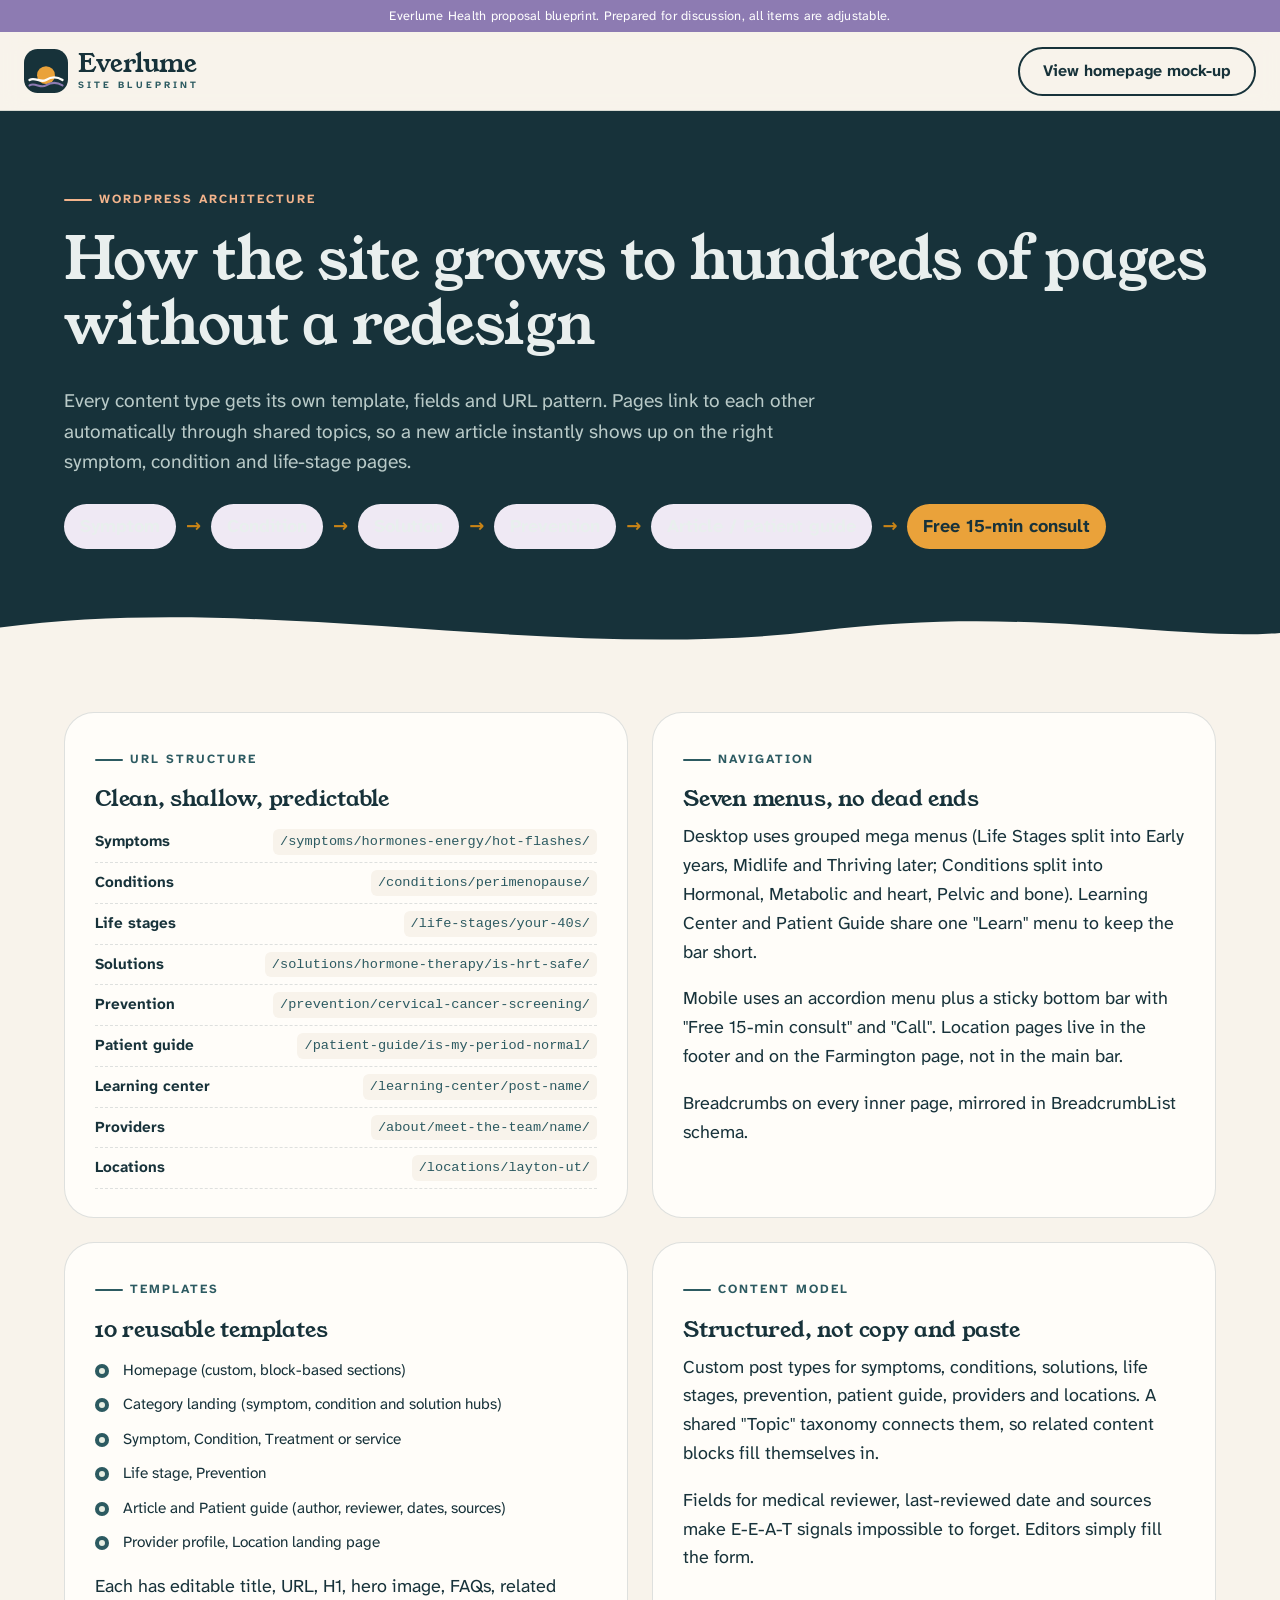
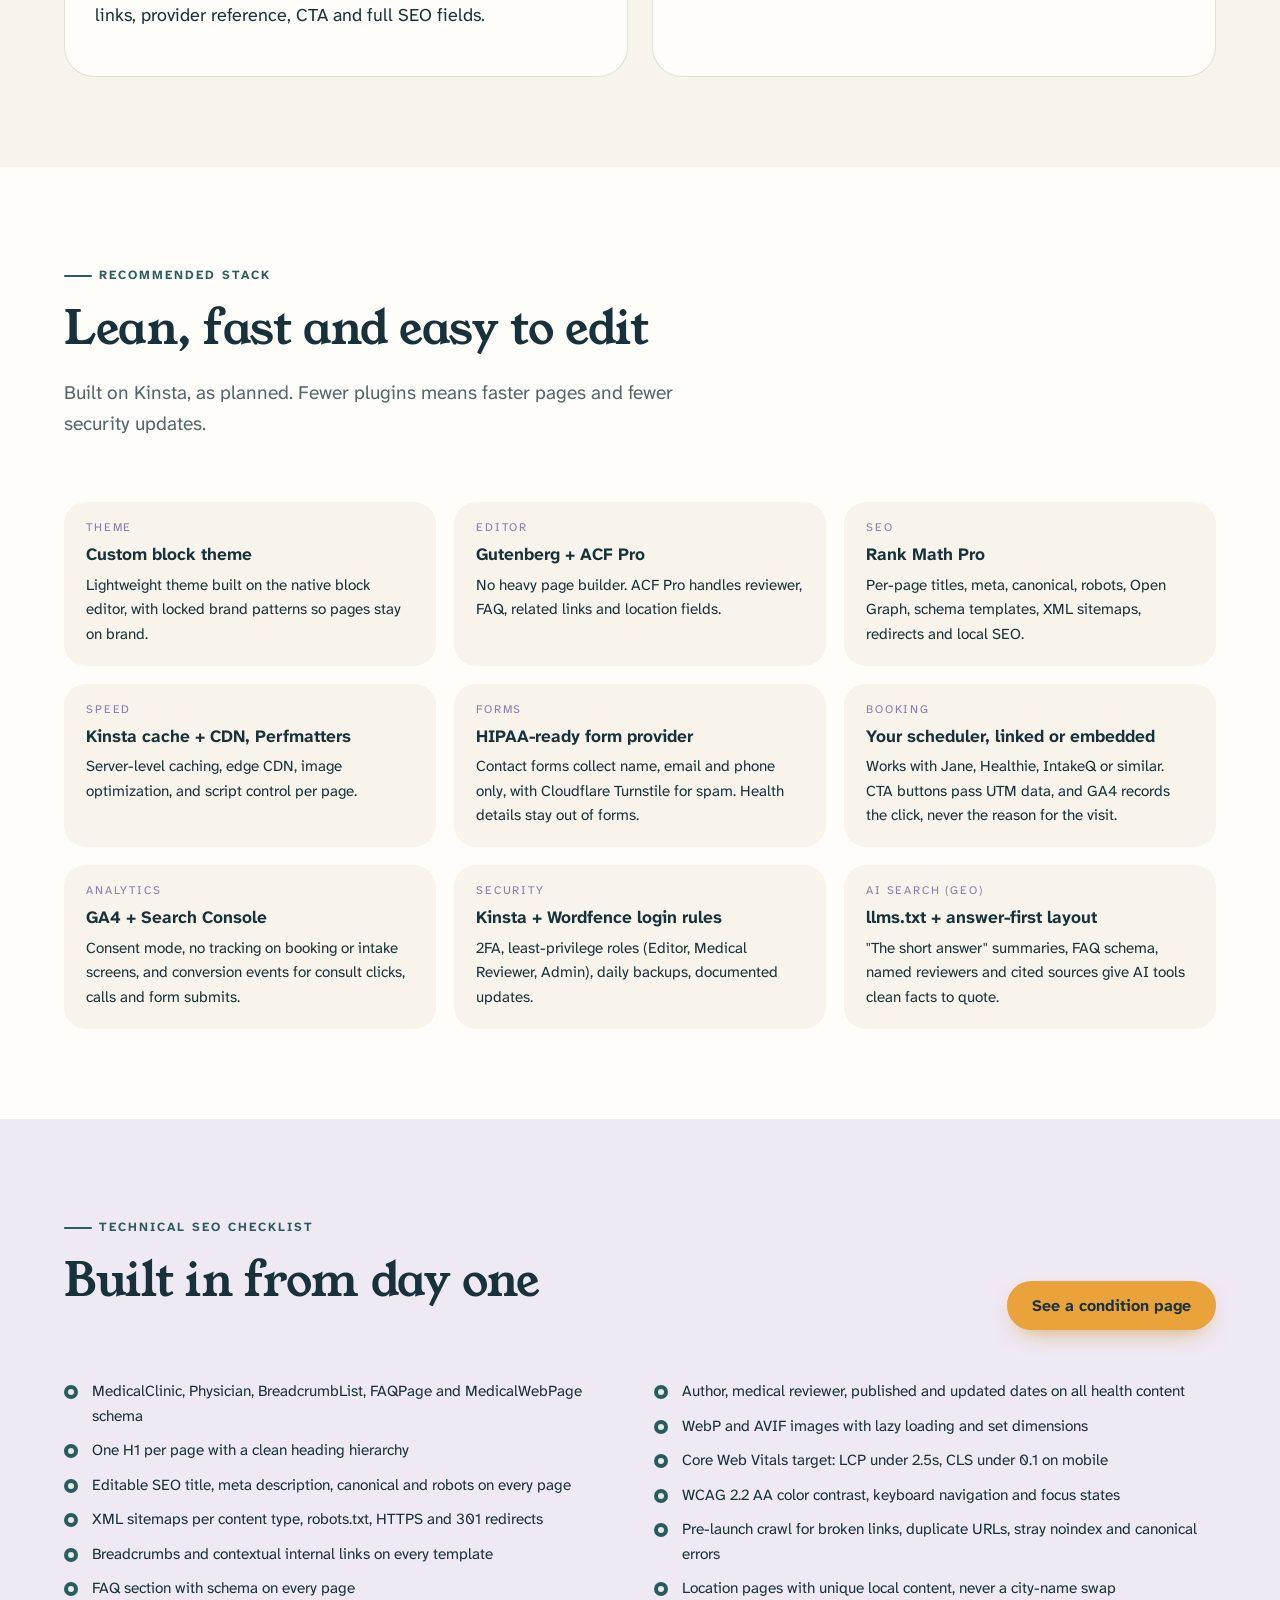
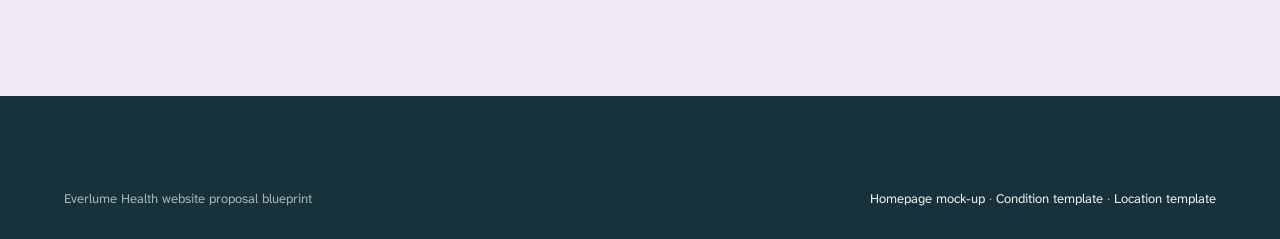
<file: blueprint.html>
<!doctype html>
<html lang="en-US">
<head>
<meta charset="utf-8">
<meta name="viewport" content="width=device-width, initial-scale=1">
<title>Site Blueprint | Everlume Health WordPress Plan</title>
<meta name="description" content="WordPress architecture, URL structure, templates, plugin stack and SEO plan for the Everlume Health website.">
<meta name="robots" content="noindex, nofollow">
<link rel="preconnect" href="https://fonts.googleapis.com">
<link rel="preconnect" href="https://fonts.gstatic.com" crossorigin>
<link href="https://fonts.googleapis.com/css2?family=Young+Serif&display=swap" rel="stylesheet">
<link href="https://fonts.googleapis.com/css2?family=Atkinson+Hyperlegible+Next:wght@400;700&display=swap" rel="stylesheet">
<link rel="stylesheet" href="site.css">
<style>
.bp-hero{background:var(--night);color:#e9efee;padding:70px 0 40px}
.bp-hero .eyebrow{color:var(--dawn)}
.bp-hero .lede{color:#b9cac8}
.bp-grid{display:grid;grid-template-columns:repeat(2,1fr);gap:24px}
.bp-card{background:var(--paper);border-radius:30px;padding:28px 30px;border:1px solid var(--line)}
.bp-card h3{font-size:1.35rem}
.bp-card code,.tree code{font-family:ui-monospace,SFMono-Regular,Menlo,monospace;font-size:.85rem;background:var(--sand);padding:2px 7px;border-radius:6px;color:var(--lake)}
.tree{list-style:none;padding:0;margin:0;font-size:.95rem}
.tree li{padding:7px 0;border-bottom:1px dashed var(--line);display:flex;justify-content:space-between;gap:14px;flex-wrap:wrap}
.tree li b{font-weight:700}
.stack{display:grid;grid-template-columns:repeat(3,1fr);gap:18px}
.stack div{background:var(--sand);border-radius:22px;padding:20px 22px}
.stack h4{font-family:var(--sans);font-size:.72rem;letter-spacing:.16em;text-transform:uppercase;color:var(--dusk);margin:0 0 6px}
.stack p{margin:0;font-size:.95rem}
.stack b{display:block;font-size:1.08rem;margin-bottom:4px}
.flow{display:flex;flex-wrap:wrap;gap:10px;align-items:center;font-weight:700;margin:6px 0 4px}
.flow span{background:var(--haze);border-radius:999px;padding:8px 16px}
.flow i{font-style:normal;color:var(--gold-deep)}
.check{list-style:none;padding:0;margin:0;columns:2;column-gap:28px}
.check li{padding:5px 0 5px 28px;position:relative;break-inside:avoid;font-size:.96rem}
.check li::before{content:"";position:absolute;left:0;top:11px;width:14px;height:14px;border-radius:50%;background:var(--sage-soft);box-shadow:inset 0 0 0 4px var(--lake)}
@media (max-width:900px){.bp-grid,.stack{grid-template-columns:1fr}.check{columns:1}}
</style>
</head>
<body>
<div class="mock-ribbon">Everlume Health proposal blueprint. Prepared for discussion, all items are adjustable.</div>
<header class="site-header"><div class="wrap">
  <a class="brand" href="index.html" aria-label="Back to the homepage mock-up">
    <svg width="44" height="44" viewBox="0 0 64 64" aria-hidden="true"><rect width="64" height="64" rx="20" fill="#17323a"/><circle cx="32" cy="38" r="13" fill="#eaa23a"/><path d="M8 45c8-5 16 5 24 0s16-5 24 0" stroke="#fffdf9" stroke-width="3.5" fill="none" stroke-linecap="round"/><path d="M8 53c8-5 16 5 24 0s16-5 24 0" stroke="#8d7bb2" stroke-width="3" fill="none" stroke-linecap="round"/></svg>
    <span class="brand-name">Everlume<small>Site blueprint</small></span>
  </a>
  <a class="btn btn-ghost" href="index.html" style="margin-left:auto">View homepage mock-up</a>
</div></header>

<main>
<section class="bp-hero">
  <div class="wrap">
    <p class="eyebrow">WordPress architecture</p>
    <h1 style="font-size:clamp(2.2rem,4.5vw,3.6rem)">How the site grows to hundreds of pages without a redesign</h1>
    <p class="lede">Every content type gets its own template, fields and URL pattern. Pages link to each other automatically through shared topics, so a new article instantly shows up on the right symptom, condition and life-stage pages.</p>
    <div class="flow" style="margin-top:26px"><span>Symptom</span><i>→</i><span>Condition</span><i>→</i><span>Solution</span><i>→</i><span>Prevention</span><i>→</i><span>Article / Patient guide</span><i>→</i><span style="background:var(--gold);color:var(--night)">Free 15-min consult</span></div>
  </div>
</section>
<div class="wave-wrap bg-sand" aria-hidden="true"><svg class="wave" viewBox="0 0 1440 90" preserveAspectRatio="none" style="transform:scaleY(-1)"><path d="M0,50 C300,90 620,10 920,46 C1160,76 1320,34 1440,44 L1440,90 L0,90Z" style="fill:var(--night)"/></svg></div>

<section class="section bg-sand" style="padding-top:40px">
  <div class="wrap">
    <div class="bp-grid">
      <div class="bp-card">
        <p class="eyebrow">URL structure</p>
        <h3>Clean, shallow, predictable</h3>
        <ul class="tree">
          <li><b>Symptoms</b><code>/symptoms/hormones-energy/hot-flashes/</code></li>
          <li><b>Conditions</b><code>/conditions/perimenopause/</code></li>
          <li><b>Life stages</b><code>/life-stages/your-40s/</code></li>
          <li><b>Solutions</b><code>/solutions/hormone-therapy/is-hrt-safe/</code></li>
          <li><b>Prevention</b><code>/prevention/cervical-cancer-screening/</code></li>
          <li><b>Patient guide</b><code>/patient-guide/is-my-period-normal/</code></li>
          <li><b>Learning center</b><code>/learning-center/post-name/</code></li>
          <li><b>Providers</b><code>/about/meet-the-team/name/</code></li>
          <li><b>Locations</b><code>/locations/layton-ut/</code></li>
        </ul>
      </div>
      <div class="bp-card">
        <p class="eyebrow">Navigation</p>
        <h3>Seven menus, no dead ends</h3>
        <p>Desktop uses grouped mega menus (Life Stages split into Early years, Midlife and Thriving later; Conditions split into Hormonal, Metabolic and heart, Pelvic and bone). Learning Center and Patient Guide share one "Learn" menu to keep the bar short.</p>
        <p>Mobile uses an accordion menu plus a sticky bottom bar with "Free 15-min consult" and "Call". Location pages live in the footer and on the Farmington page, not in the main bar.</p>
        <p style="margin:0">Breadcrumbs on every inner page, mirrored in BreadcrumbList schema.</p>
      </div>
      <div class="bp-card">
        <p class="eyebrow">Templates</p>
        <h3>10 reusable templates</h3>
        <ul class="check" style="columns:1">
          <li>Homepage (custom, block-based sections)</li>
          <li>Category landing (symptom, condition and solution hubs)</li>
          <li>Symptom, Condition, Treatment or service</li>
          <li>Life stage, Prevention</li>
          <li>Article and Patient guide (author, reviewer, dates, sources)</li>
          <li>Provider profile, Location landing page</li>
        </ul>
        <p style="margin-top:12px">Each has editable title, URL, H1, hero image, FAQs, related links, provider reference, CTA and full SEO fields.</p>
      </div>
      <div class="bp-card">
        <p class="eyebrow">Content model</p>
        <h3>Structured, not copy and paste</h3>
        <p>Custom post types for symptoms, conditions, solutions, life stages, prevention, patient guide, providers and locations. A shared "Topic" taxonomy connects them, so related content blocks fill themselves in.</p>
        <p style="margin:0">Fields for medical reviewer, last-reviewed date and sources make E-E-A-T signals impossible to forget. Editors simply fill the form.</p>
      </div>
    </div>
  </div>
</section>

<section class="section bg-paper">
  <div class="wrap">
    <div class="section-head"><div><p class="eyebrow">Recommended stack</p><h2>Lean, fast and easy to edit</h2><p class="lede">Built on Kinsta, as planned. Fewer plugins means faster pages and fewer security updates.</p></div></div>
    <div class="stack">
      <div><h4>Theme</h4><b>Custom block theme</b><p>Lightweight theme built on the native block editor, with locked brand patterns so pages stay on brand.</p></div>
      <div><h4>Editor</h4><b>Gutenberg + ACF Pro</b><p>No heavy page builder. ACF Pro handles reviewer, FAQ, related links and location fields.</p></div>
      <div><h4>SEO</h4><b>Rank Math Pro</b><p>Per-page titles, meta, canonical, robots, Open Graph, schema templates, XML sitemaps, redirects and local SEO.</p></div>
      <div><h4>Speed</h4><b>Kinsta cache + CDN, Perfmatters</b><p>Server-level caching, edge CDN, image optimization, and script control per page.</p></div>
      <div><h4>Forms</h4><b>HIPAA-ready form provider</b><p>Contact forms collect name, email and phone only, with Cloudflare Turnstile for spam. Health details stay out of forms.</p></div>
      <div><h4>Booking</h4><b>Your scheduler, linked or embedded</b><p>Works with Jane, Healthie, IntakeQ or similar. CTA buttons pass UTM data, and GA4 records the click, never the reason for the visit.</p></div>
      <div><h4>Analytics</h4><b>GA4 + Search Console</b><p>Consent mode, no tracking on booking or intake screens, and conversion events for consult clicks, calls and form submits.</p></div>
      <div><h4>Security</h4><b>Kinsta + Wordfence login rules</b><p>2FA, least-privilege roles (Editor, Medical Reviewer, Admin), daily backups, documented updates.</p></div>
      <div><h4>AI search (GEO)</h4><b>llms.txt + answer-first layout</b><p>"The short answer" summaries, FAQ schema, named reviewers and cited sources give AI tools clean facts to quote.</p></div>
    </div>
  </div>
</section>

<section class="section bg-haze">
  <div class="wrap">
    <div class="section-head"><div><p class="eyebrow">Technical SEO checklist</p><h2>Built in from day one</h2></div><a class="btn btn-gold" href="perimenopause.html">See a condition page</a></div>
    <ul class="check">
      <li>MedicalClinic, Physician, BreadcrumbList, FAQPage and MedicalWebPage schema</li>
      <li>One H1 per page with a clean heading hierarchy</li>
      <li>Editable SEO title, meta description, canonical and robots on every page</li>
      <li>XML sitemaps per content type, robots.txt, HTTPS and 301 redirects</li>
      <li>Breadcrumbs and contextual internal links on every template</li>
      <li>FAQ section with schema on every page</li>
      <li>Author, medical reviewer, published and updated dates on all health content</li>
      <li>WebP and AVIF images with lazy loading and set dimensions</li>
      <li>Core Web Vitals target: LCP under 2.5s, CLS under 0.1 on mobile</li>
      <li>WCAG 2.2 AA color contrast, keyboard navigation and focus states</li>
      <li>Pre-launch crawl for broken links, duplicate URLs, stray noindex and canonical errors</li>
      <li>Location pages with unique local content, never a city-name swap</li>
    </ul>
  </div>
</section>
</main>
<footer class="site-footer"><div class="wrap"><div class="foot-bottom" style="margin-top:0;border-top:0"><span>Everlume Health website proposal blueprint</span><span><a href="index.html">Homepage mock-up</a> · <a href="perimenopause.html">Condition template</a> · <a href="farmington-ut.html">Location template</a></span></div></div></footer>
</body>
</html>
</file>
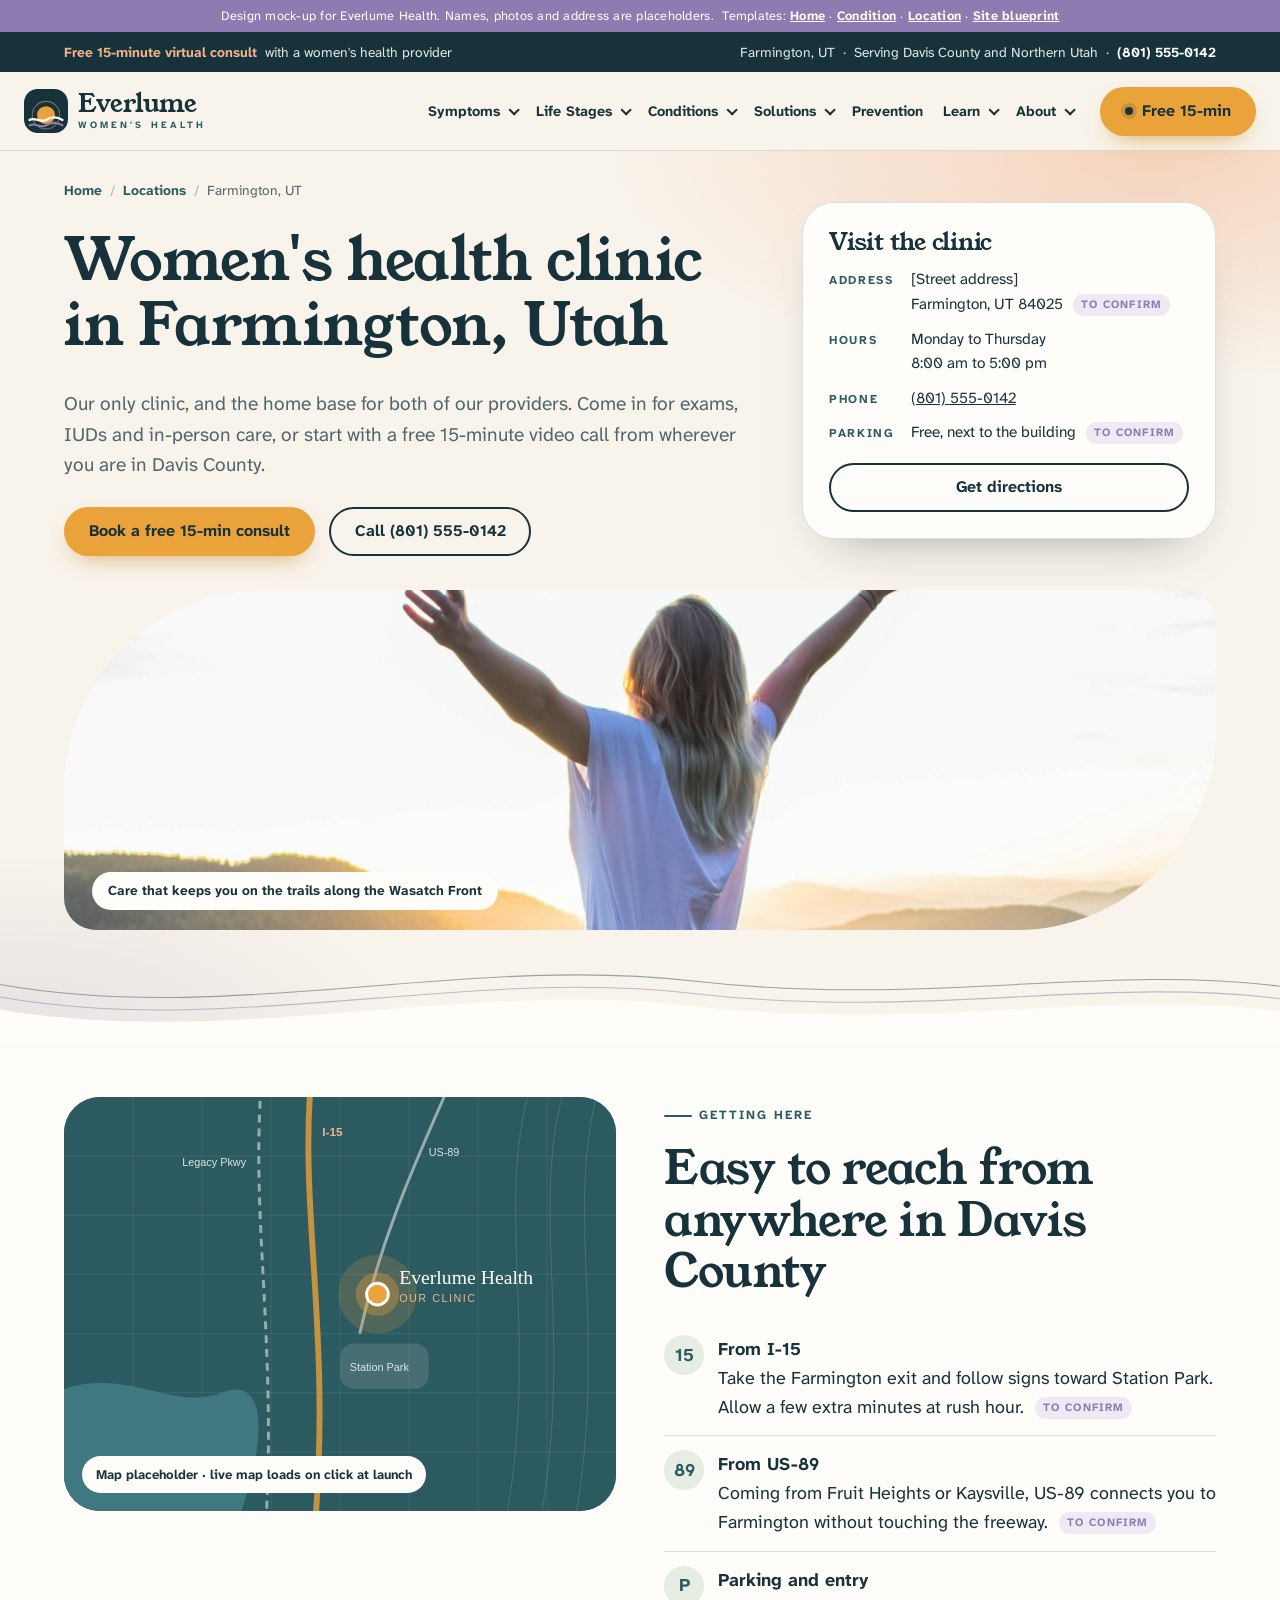
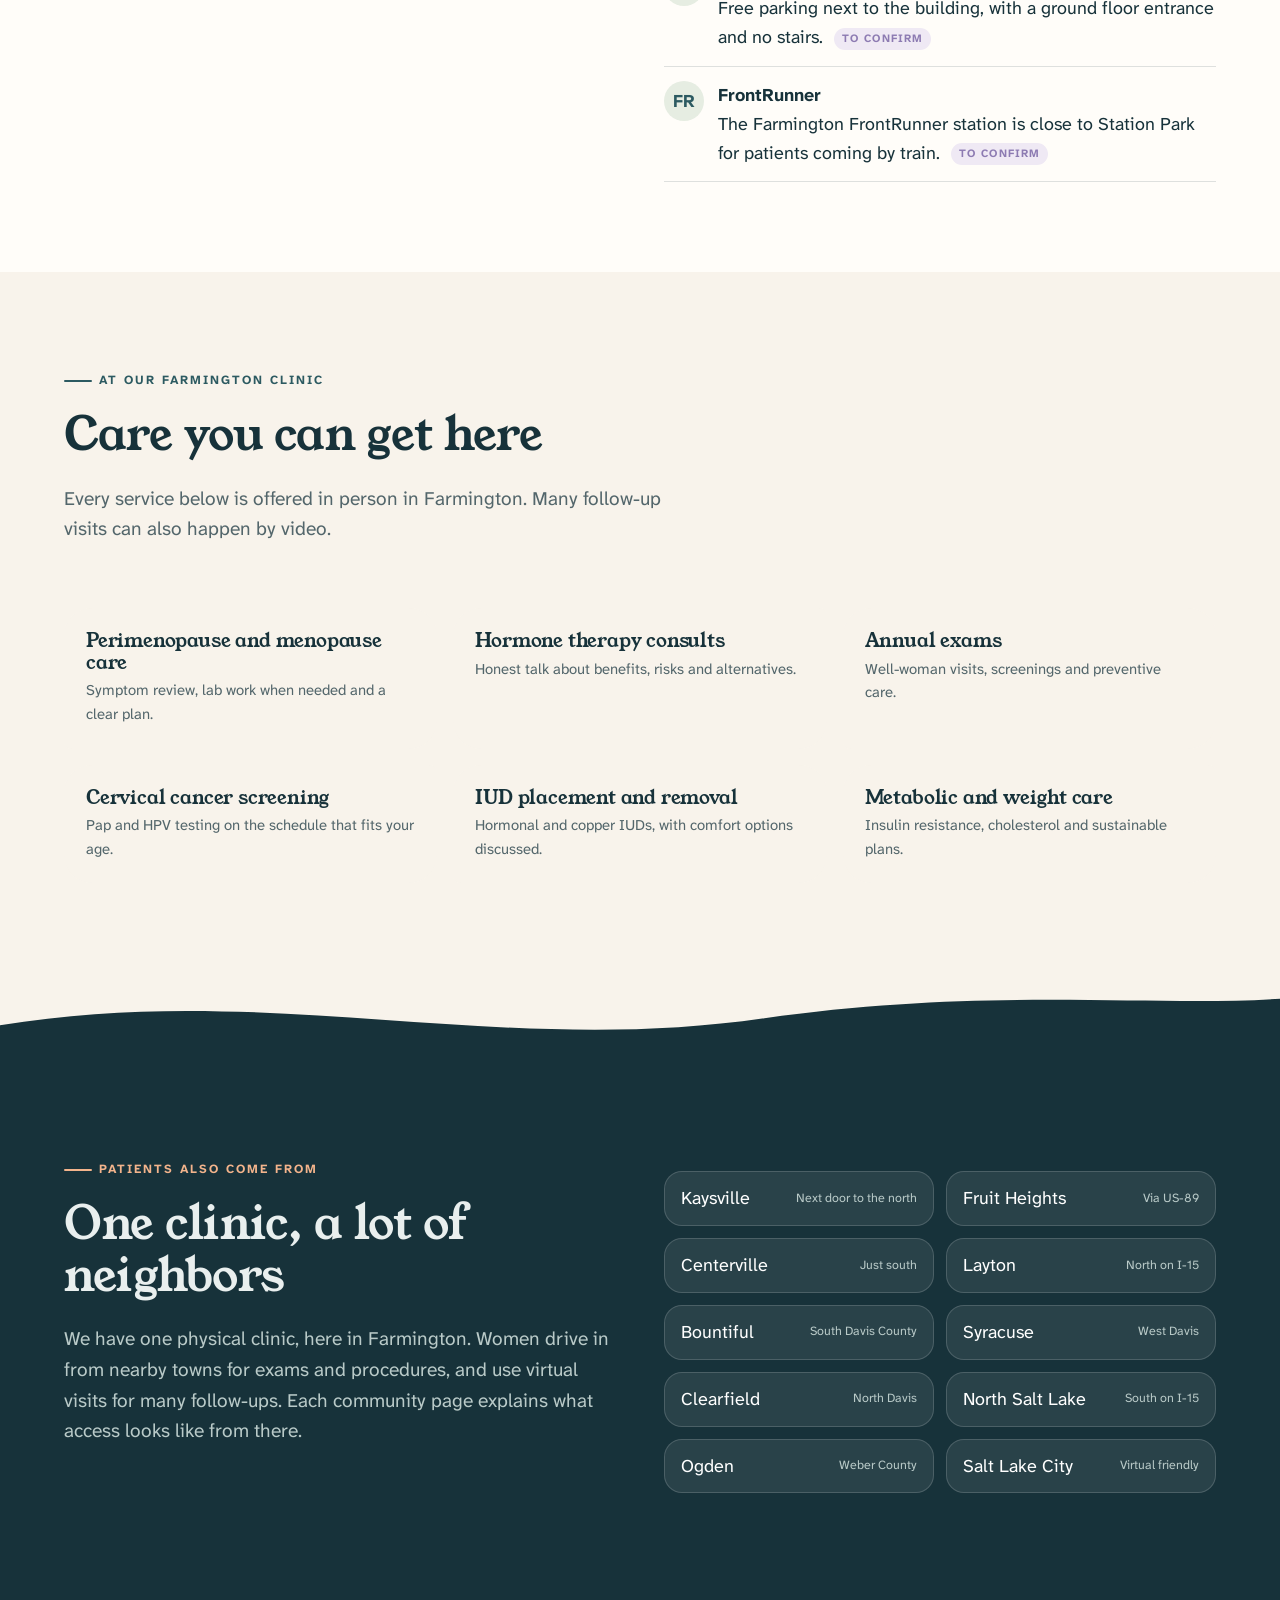
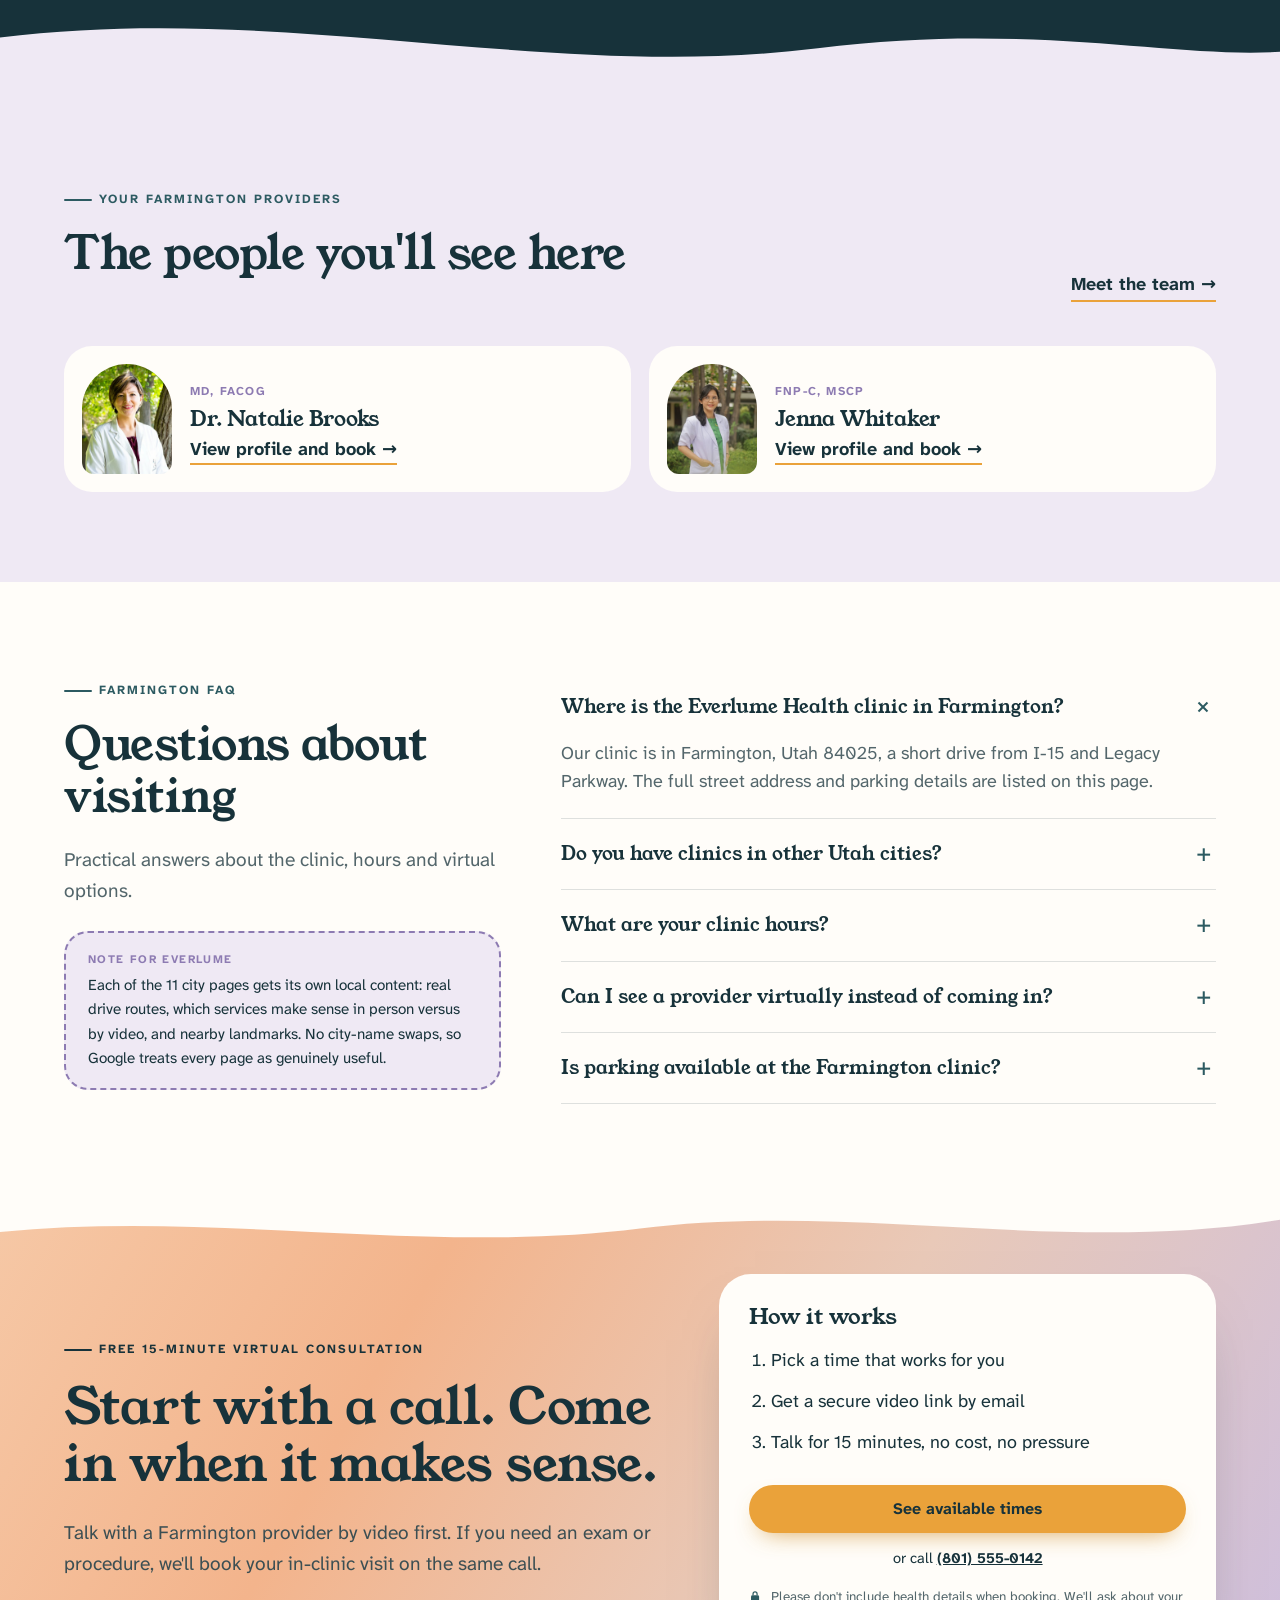
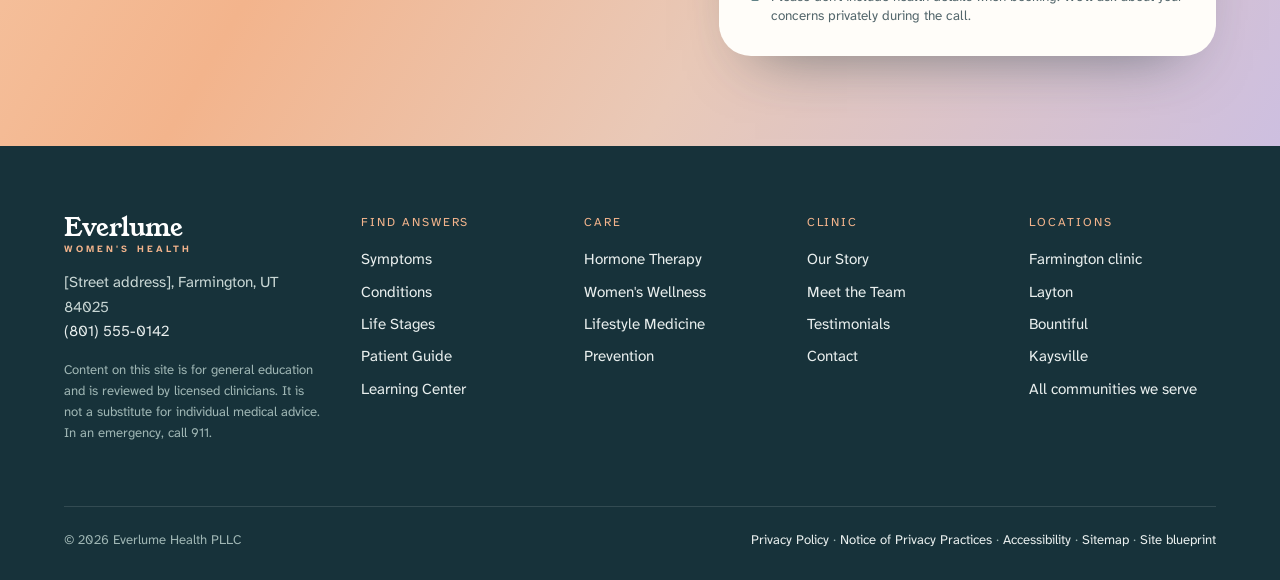
<file: farmington-ut.html>
<!doctype html>
<html lang="en-US">
<head>
<meta charset="utf-8">
<meta name="viewport" content="width=device-width, initial-scale=1">
<title>Women's Health Clinic in Farmington, UT | Everlume Health</title>
<meta name="description" content="Visit Everlume Health in Farmington, Utah for perimenopause and menopause care, hormone therapy consults, annual exams, birth control and more. Hours, directions and a free 15-minute virtual consult.">
<!-- Staging mock-up only. Switched to index, follow at launch. -->
<meta name="robots" content="noindex, nofollow">
<link rel="canonical" href="https://www.everlumehealth.com/locations/farmington-ut/">
<meta property="og:type" content="website">
<meta property="og:site_name" content="Everlume Health">
<meta property="og:title" content="Women's health clinic in Farmington, Utah | Everlume Health">
<meta property="og:description" content="Hours, directions and services at our Farmington clinic, serving Davis County and Northern Utah.">
<meta property="og:url" content="https://www.everlumehealth.com/locations/farmington-ut/">
<meta property="og:image" content="https://www.everlumehealth.com/og/farmington.jpg">
<meta name="twitter:card" content="summary_large_image">
<meta name="theme-color" content="#17323a">
<link rel="icon" href="data:image/svg+xml,%3Csvg xmlns='http://www.w3.org/2000/svg' viewBox='0 0 64 64'%3E%3Crect width='64' height='64' rx='18' fill='%2317323a'/%3E%3Ccircle cx='32' cy='38' r='13' fill='%23eaa23a'/%3E%3Cpath d='M10 44c8-5 14 5 22 0s14-5 22 0' stroke='%23f3b48c' stroke-width='4' fill='none'/%3E%3C/svg%3E">
<link rel="preconnect" href="https://fonts.googleapis.com">
<link rel="preconnect" href="https://fonts.gstatic.com" crossorigin>
<link href="https://fonts.googleapis.com/css2?family=Young+Serif&display=swap" rel="stylesheet">
<link href="https://fonts.googleapis.com/css2?family=Atkinson+Hyperlegible+Next:wght@400;700&display=swap" rel="stylesheet">
<link rel="stylesheet" href="site.css">
<link rel="stylesheet" href="inner.css">
<script type="application/ld+json">
{
  "@context": "https://schema.org",
  "@graph": [
    {
      "@type": ["MedicalClinic","MedicalBusiness"],
      "@id": "https://www.everlumehealth.com/#clinic",
      "name": "Everlume Health",
      "url": "https://www.everlumehealth.com/locations/farmington-ut/",
      "telephone": "+1-801-555-0142",
      "image": "https://www.everlumehealth.com/og/farmington.jpg",
      "address": {"@type": "PostalAddress", "streetAddress": "[Street address to confirm]", "addressLocality": "Farmington", "addressRegion": "UT", "postalCode": "84025", "addressCountry": "US"},
      "geo": {"@type": "GeoCoordinates", "latitude": 40.9805, "longitude": -111.8874},
      "hasMap": "https://maps.google.com/?q=Everlume+Health+Farmington+UT",
      "openingHoursSpecification": [{"@type": "OpeningHoursSpecification", "dayOfWeek": ["Monday","Tuesday","Wednesday","Thursday"], "opens": "08:00", "closes": "17:00"}],
      "medicalSpecialty": ["Gynecologic","Obstetric","PrimaryCare","Endocrine"],
      "areaServed": [
        {"@type": "City", "name": "Farmington, UT"},
        {"@type": "City", "name": "Kaysville, UT"},
        {"@type": "City", "name": "Fruit Heights, UT"},
        {"@type": "City", "name": "Centerville, UT"},
        {"@type": "City", "name": "Layton, UT"},
        {"@type": "City", "name": "Bountiful, UT"}
      ],
      "employee": [
        {"@id": "https://www.everlumehealth.com/about/meet-the-team/natalie-brooks/#person"},
        {"@id": "https://www.everlumehealth.com/about/meet-the-team/jenna-whitaker/#person"}
      ]
    },
    {
      "@type": "BreadcrumbList",
      "@id": "https://www.everlumehealth.com/locations/farmington-ut/#breadcrumb",
      "itemListElement": [
        {"@type": "ListItem", "position": 1, "name": "Home", "item": "https://www.everlumehealth.com/"},
        {"@type": "ListItem", "position": 2, "name": "Locations", "item": "https://www.everlumehealth.com/locations/"},
        {"@type": "ListItem", "position": 3, "name": "Farmington, UT", "item": "https://www.everlumehealth.com/locations/farmington-ut/"}
      ]
    },
    {
      "@type": "FAQPage",
      "@id": "https://www.everlumehealth.com/locations/farmington-ut/#faq",
      "mainEntity": [
        {"@type": "Question", "name": "Where is the Everlume Health clinic in Farmington?", "acceptedAnswer": {"@type": "Answer", "text": "Our clinic is in Farmington, Utah 84025, a short drive from I-15 and Legacy Parkway. The full street address and parking details are listed on this page."}},
        {"@type": "Question", "name": "Do you have clinics in other Utah cities?", "acceptedAnswer": {"@type": "Answer", "text": "No. Farmington is our only physical clinic. Patients come to us from across Davis County and Northern Utah, and many visits can happen by secure video."}},
        {"@type": "Question", "name": "What are your clinic hours?", "acceptedAnswer": {"@type": "Answer", "text": "We are open Monday through Thursday from 8:00 am to 5:00 pm. Virtual consultations are scheduled within those hours."}},
        {"@type": "Question", "name": "Can I see a provider virtually instead of coming in?", "acceptedAnswer": {"@type": "Answer", "text": "Yes, for many concerns. Your free 15-minute consult is always virtual, and follow-ups such as hormone therapy check-ins or lab reviews can often be done by video. Exams and procedures like IUD placement happen in the clinic."}},
        {"@type": "Question", "name": "Is parking available at the Farmington clinic?", "acceptedAnswer": {"@type": "Answer", "text": "Yes. Free parking is available next to the building. We will confirm the exact details when the clinic address is finalized."}}
      ]
    }
  ]
}
</script>
</head>
<body>
<a class="skip" href="#main">Skip to content</a>
<div class="mock-ribbon">Design mock-up for Everlume Health. Names, photos and address are placeholders. &nbsp;Templates: <a href="index.html" style="color:#fff;font-weight:700">Home</a> · <a href="perimenopause.html" style="color:#fff;font-weight:700">Condition</a> · <a href="farmington-ut.html" style="color:#fff;font-weight:700">Location</a> · <a href="blueprint.html" style="color:#fff;font-weight:700">Site blueprint</a></div>
<div class="utility">
  <div class="wrap">
    <span><b>Free 15-minute virtual consult</b> &nbsp;with a women's health provider</span>
    <span class="hide-sm">Farmington, UT &nbsp;·&nbsp; Serving Davis County and Northern Utah &nbsp;·&nbsp; <a href="tel:+18015550142">(801) 555-0142</a></span>
  </div>
</div>

<header class="site-header">
  <div class="wrap">
    <a class="brand" href="index.html" aria-label="Everlume Health home">
      <svg width="44" height="44" viewBox="0 0 64 64" aria-hidden="true"><rect width="64" height="64" rx="20" fill="#17323a"/><circle cx="32" cy="38" r="13" fill="#eaa23a"/><circle cx="32" cy="38" r="20" fill="none" stroke="#f3b48c" stroke-opacity=".45" stroke-width="1.5"/><path d="M8 45c8-5 16 5 24 0s16-5 24 0" stroke="#fffdf9" stroke-width="3.5" fill="none" stroke-linecap="round"/><path d="M8 53c8-5 16 5 24 0s16-5 24 0" stroke="#8d7bb2" stroke-width="3" fill="none" stroke-linecap="round"/></svg>
      <span class="brand-name">Everlume<small>Women's Health</small></span>
    </a>
    <button class="nav-toggle" aria-expanded="false" aria-controls="primary-nav">Menu</button>
    <ul class="nav" id="primary-nav">
      <li class="has-menu"><a href="planned.html?u=symptoms/">Symptoms</a>
        <div class="menu">
          <div><h4>By how you feel</h4>
            <a href="planned.html?u=symptoms/hormones-energy/">Hormones and Energy</a>
            <a href="planned.html?u=symptoms/menstrual-problems/">Menstrual Problems</a>
            <a href="planned.html?u=symptoms/pelvic-symptoms/">Pelvic Symptoms</a></div>
          <div><h4>&nbsp;</h4>
            <a href="planned.html?u=symptoms/pregnancy-symptoms/">Pregnancy Symptoms</a>
            <a href="planned.html?u=symptoms/digestive-metabolic/">Digestive and Metabolic</a>
            <a href="planned.html?u=symptoms/emotional-wellness/">Emotional Wellness</a></div>
          <div class="menu-cta"><span>Not sure where your symptoms fit?</span><a class="link-arrow" href="#book">Talk it through free</a></div>
        </div>
      </li>
      <li class="has-menu"><a href="planned.html?u=life-stages/">Life Stages</a>
        <div class="menu wide">
          <div><h4>Early years</h4><a href="planned.html?u=life-stages/college/">College</a><a href="planned.html?u=life-stages/newly-married/">Newly Married</a><a href="planned.html?u=life-stages/breastfeeding/">Breastfeeding</a><a href="planned.html?u=life-stages/returning-to-work/">Returning to Work</a></div>
          <div><h4>Midlife</h4><a href="planned.html?u=life-stages/your-30s/">Your 30s</a><a href="planned.html?u=life-stages/your-40s/">Your 40s</a><a href="planned.html?u=life-stages/perimenopause/">Perimenopause</a><a href="planned.html?u=life-stages/menopause/">Menopause</a></div>
          <div><h4>Thriving later</h4><a href="planned.html?u=life-stages/healthy-aging/">Healthy Aging</a><a href="planned.html?u=life-stages/bone-health/">Bone Health</a><a href="planned.html?u=life-stages/heart-health/">Heart Health</a><a href="planned.html?u=life-stages/sexual-wellness/">Sexual Wellness</a><a href="planned.html?u=life-stages/care-after-60/">Care After 60</a></div>
        </div>
      </li>
      <li class="has-menu"><a href="planned.html?u=conditions/">Conditions</a>
        <div class="menu wide">
          <div><h4>Hormonal</h4><a href="perimenopause.html">Perimenopause</a><a href="planned.html?u=conditions/menopause/">Menopause</a><a href="planned.html?u=conditions/premature-menopause/">Premature Menopause</a><a href="planned.html?u=conditions/thyroid-disease/">Thyroid Disease</a><a href="planned.html?u=conditions/vaginal-atrophy/">Vaginal Atrophy</a></div>
          <div><h4>Metabolic and heart</h4><a href="planned.html?u=conditions/insulin-resistance/">Insulin Resistance</a><a href="planned.html?u=conditions/diabetes/">Diabetes</a><a href="planned.html?u=conditions/high-cholesterol/">High Cholesterol</a><a href="planned.html?u=conditions/high-blood-pressure/">High Blood Pressure</a><a href="planned.html?u=conditions/iron-deficiency/">Iron Deficiency</a><a href="planned.html?u=conditions/vitamin-d-deficiency/">Vitamin D Deficiency</a></div>
          <div><h4>Pelvic and bone</h4><a href="planned.html?u=conditions/osteoporosis/">Osteoporosis</a><a href="planned.html?u=conditions/pelvic-floor-dysfunction/">Pelvic Floor Dysfunction</a><a href="planned.html?u=conditions/chronic-pelvic-pain/">Chronic Pelvic Pain</a><a href="planned.html?u=conditions/recurrent-uti/">Recurrent UTI</a><a href="planned.html?u=conditions/hpv/">HPV</a></div>
        </div>
      </li>
      <li class="has-menu"><a href="planned.html?u=solutions/">Solutions</a>
        <div class="menu wide">
          <div><h4>Hormone therapy</h4><a href="planned.html?u=solutions/hormone-therapy/what-is-hrt/">What Is HRT?</a><a href="planned.html?u=solutions/hormone-therapy/is-hrt-safe/">Is HRT Safe?</a><a href="planned.html?u=solutions/hormone-therapy/bioidentical-hormones/">Bioidentical Hormones</a><a href="planned.html?u=solutions/hormone-therapy/non-hormonal-options/">Non-Hormonal Options</a></div>
          <div><h4>Women's wellness</h4><a href="planned.html?u=solutions/womens-wellness/annual-exams/">Annual Exams</a><a href="planned.html?u=solutions/womens-wellness/birth-control/">Birth Control</a><a href="planned.html?u=solutions/womens-wellness/iuds/">IUDs</a><a href="planned.html?u=solutions/womens-wellness/menstrual-cycle-phases/">Phases of the Cycle</a></div>
          <div><h4>Lifestyle medicine</h4><a href="planned.html?u=solutions/lifestyle-medicine/nutrition/">Nutrition</a><a href="planned.html?u=solutions/lifestyle-medicine/exercise/">Exercise</a><a href="planned.html?u=solutions/lifestyle-medicine/sleep/">Sleep</a><a href="planned.html?u=solutions/lifestyle-medicine/stress/">Stress</a><a href="planned.html?u=solutions/lifestyle-medicine/weight-management/">Weight Management</a></div>
        </div>
      </li>
      <li><a href="planned.html?u=prevention/">Prevention</a></li>
      <li class="has-menu"><a href="planned.html?u=learning-center/">Learn</a>
        <div class="menu">
          <div><h4>Learning Center</h4><a href="planned.html?u=learning-center/">All articles</a><a href="planned.html?u=learning-center/menopause/">Menopause</a><a href="planned.html?u=learning-center/hormones/">Hormones</a></div>
          <div><h4>Patient Guide</h4><a href="planned.html?u=patient-guide/could-this-be-perimenopause/">Could This Be Perimenopause?</a><a href="planned.html?u=patient-guide/is-my-period-normal/">Is My Period Normal?</a><a href="planned.html?u=patient-guide/">All questions</a></div>
        </div>
      </li>
      <li class="has-menu"><a href="planned.html?u=about/">About</a>
        <div class="menu">
          <div><h4>The clinic</h4><a href="planned.html?u=about/our-story/">Our Story</a><a href="planned.html?u=about/meet-the-team/">Meet the Team</a></div>
          <div><h4>&nbsp;</h4><a href="planned.html?u=about/testimonials/">Testimonials</a><a href="farmington-ut.html">Location</a></div>
        </div>
      </li>
    </ul>
    <a class="btn btn-gold header-cta" href="#book"><span class="dot"></span>Free 15-min <span class="long">&nbsp;consult</span></a>
  </div>
</header>

<main id="main">

<section class="page-hero" aria-labelledby="page-title">
  <div class="wrap">
    <nav class="crumbs" aria-label="Breadcrumb">
      <ol>
        <li><a href="index.html">Home</a></li>
        <li><a href="planned.html?u=locations/">Locations</a></li>
        <li aria-current="page">Farmington, UT</li>
      </ol>
    </nav>
    <div class="hero-grid">
      <div>
        <h1 id="page-title">Women's health clinic in Farmington, Utah</h1>
        <p class="lede">Our only clinic, and the home base for both of our providers. Come in for exams, IUDs and in-person care, or start with a free 15-minute video call from wherever you are in Davis County.</p>
        <div style="display:flex;gap:14px;flex-wrap:wrap">
          <a class="btn btn-gold" href="#book">Book a free 15-min consult</a>
          <a class="btn btn-ghost" href="tel:+18015550142">Call (801) 555-0142</a>
        </div>
      </div>
      <aside class="nap-card" aria-labelledby="nap-title">
        <h2 id="nap-title">Visit the clinic</h2>
        <dl>
          <dt>Address</dt><dd>[Street address]<br>Farmington, UT 84025 <span class="tbc">To confirm</span></dd>
          <dt>Hours</dt><dd>Monday to Thursday<br>8:00 am to 5:00 pm</dd>
          <dt>Phone</dt><dd><a href="tel:+18015550142">(801) 555-0142</a></dd>
          <dt>Parking</dt><dd>Free, next to the building <span class="tbc">To confirm</span></dd>
        </dl>
        <a class="btn btn-ghost" href="https://maps.google.com/?q=Farmington+UT+84025" rel="noopener">Get directions</a>
      </aside>
    </div>
    <figure class="loc-photo"><img src="farmington.jpg" alt="Woman hiking a rocky trail above the valley at golden hour" width="1200" height="800" loading="lazy"><figcaption>Care that keeps you on the trails along the Wasatch Front</figcaption></figure>
  </div>
  <div class="wave-wrap" aria-hidden="true">
    <svg class="wave" viewBox="0 0 1440 110" preserveAspectRatio="none">
      <g class="contour"><path d="M0,40 C260,86 520,6 780,36 C1040,66 1240,16 1440,42" style="stroke:var(--lake)"/><path d="M0,54 C260,100 520,20 780,50 C1040,80 1240,30 1440,56" style="stroke:var(--dusk)"/></g>
      <path d="M0,68 C260,112 520,34 780,64 C1040,94 1240,44 1440,70 L1440,110 L0,110Z" style="fill:var(--paper)"/>
    </svg>
  </div>
</section>

<section class="section bg-paper" aria-labelledby="here-title" style="padding-top:50px">
  <div class="wrap two-col">
    <div class="map-card reveal">
      <svg viewBox="0 0 560 420" role="img" aria-label="Stylized map of Farmington showing the clinic near I-15, Legacy Parkway and US-89">
        <rect width="560" height="420" fill="#2c5a61"/>
        <g fill="none" stroke="#fffdf9" stroke-opacity=".08" stroke-width="1">
          <path d="M0 60 H560M0 120 H560M0 180 H560M0 240 H560M0 300 H560M0 360 H560"/>
          <path d="M70 0 V420M140 0 V420M210 0 V420M280 0 V420M350 0 V420M420 0 V420M490 0 V420"/>
        </g>
        <path d="M-10 300 C60 270 110 320 160 300 C200 284 210 330 180 420 L-10 420Z" fill="#3f7880"/>
        <text x="20" y="380" style="font-family:sans-serif;font-size:11px;letter-spacing:2px" fill="#cfe0de">FARMINGTON BAY</text>
        <g fill="none" stroke="#fffdf9" stroke-opacity=".14"><path d="M470 0 C440 120 480 240 450 420"/><path d="M505 0 C475 120 515 240 485 420"/><path d="M540 0 C510 120 550 240 520 420"/></g>
        <path d="M250 -10 C240 120 270 240 255 430" stroke="#eaa23a" stroke-width="6" fill="none" stroke-linecap="round" stroke-opacity=".8"/>
        <text x="262" y="40" style="font-family:sans-serif;font-size:12px;font-weight:700" fill="#f3b48c">I-15</text>
        <path d="M200 -10 C190 120 215 250 205 430" stroke="#fffdf9" stroke-width="3" fill="none" stroke-opacity=".5" stroke-dasharray="8 6"/>
        <text x="120" y="70" style="font-family:sans-serif;font-size:11px" fill="#d7e6e4">Legacy Pkwy</text>
        <path d="M390 -10 C350 80 320 150 300 240" stroke="#fffdf9" stroke-width="3" fill="none" stroke-opacity=".5"/>
        <text x="370" y="60" style="font-family:sans-serif;font-size:11px" fill="#d7e6e4">US-89</text>
        <rect x="280" y="250" width="90" height="46" rx="14" fill="#fffdf9" fill-opacity=".12"/>
        <text x="290" y="278" style="font-family:sans-serif;font-size:11px" fill="#d7e6e4">Station Park</text>
        <circle cx="318" cy="200" r="40" fill="#eaa23a" fill-opacity=".18"/><circle cx="318" cy="200" r="22" fill="#eaa23a" fill-opacity=".35"/>
        <circle cx="318" cy="200" r="11" fill="#eaa23a" stroke="#fffdf9" stroke-width="3"/>
        <text x="340" y="190" style="font-family:Georgia,serif;font-size:20px" fill="#fff">Everlume Health</text>
        <text x="340" y="208" style="font-family:sans-serif;font-size:11px;letter-spacing:1.5px" fill="#f3b48c">OUR CLINIC</text>
      </svg>
      <span class="map-tag">Map placeholder · live map loads on click at launch</span>
    </div>
    <div class="reveal">
      <p class="eyebrow">Getting here</p>
      <h2 id="here-title">Easy to reach from anywhere in Davis County</h2>
      <ul class="here-list">
        <li><i>15</i><div><b>From I-15</b><br>Take the Farmington exit and follow signs toward Station Park. Allow a few extra minutes at rush hour. <span class="tbc">To confirm</span></div></li>
        <li><i>89</i><div><b>From US-89</b><br>Coming from Fruit Heights or Kaysville, US-89 connects you to Farmington without touching the freeway. <span class="tbc">To confirm</span></div></li>
        <li><i>P</i><div><b>Parking and entry</b><br>Free parking next to the building, with a ground floor entrance and no stairs. <span class="tbc">To confirm</span></div></li>
        <li><i>FR</i><div><b>FrontRunner</b><br>The Farmington FrontRunner station is close to Station Park for patients coming by train. <span class="tbc">To confirm</span></div></li>
      </ul>
    </div>
  </div>
</section>

<section class="section bg-sand" aria-labelledby="svc-title">
  <div class="wrap">
    <div class="section-head reveal">
      <div>
        <p class="eyebrow">At our Farmington clinic</p>
        <h2 id="svc-title">Care you can get here</h2>
        <p class="lede">Every service below is offered in person in Farmington. Many follow-up visits can also happen by video.</p>
      </div>
    </div>
    <div class="svc-grid">
      <a class="svc reveal" href="perimenopause.html"><h3>Perimenopause and menopause care</h3><p>Symptom review, lab work when needed and a clear plan.</p></a>
      <a class="svc reveal" href="planned.html?u=solutions/hormone-therapy/"><h3>Hormone therapy consults</h3><p>Honest talk about benefits, risks and alternatives.</p></a>
      <a class="svc reveal" href="planned.html?u=solutions/womens-wellness/annual-exams/"><h3>Annual exams</h3><p>Well-woman visits, screenings and preventive care.</p></a>
      <a class="svc reveal" href="planned.html?u=prevention/cervical-cancer-screening/"><h3>Cervical cancer screening</h3><p>Pap and HPV testing on the schedule that fits your age.</p></a>
      <a class="svc reveal" href="planned.html?u=solutions/womens-wellness/iuds/"><h3>IUD placement and removal</h3><p>Hormonal and copper IUDs, with comfort options discussed.</p></a>
      <a class="svc reveal" href="planned.html?u=solutions/lifestyle-medicine/weight-management/"><h3>Metabolic and weight care</h3><p>Insulin resistance, cholesterol and sustainable plans.</p></a>
    </div>
  </div>
</section>

<div class="wave-wrap bg-sand" aria-hidden="true">
  <svg class="wave" viewBox="0 0 1440 100" preserveAspectRatio="none"><path d="M0,60 C300,10 560,96 860,52 C1110,16 1300,40 1440,30 L1440,100 L0,100Z" style="fill:var(--night)"/></svg>
</div>
<section class="section bg-night" aria-labelledby="near-title">
  <div class="wrap two-col">
    <div class="reveal">
      <p class="eyebrow">Patients also come from</p>
      <h2 id="near-title">One clinic, a lot of neighbors</h2>
      <p class="lede">We have one physical clinic, here in Farmington. Women drive in from nearby towns for exams and procedures, and use virtual visits for many follow-ups. Each community page explains what access looks like from there.</p>
    </div>
    <ul class="nearby reveal">
      <li><a href="planned.html?u=locations/kaysville-ut/">Kaysville <small>Next door to the north</small></a></li>
      <li><a href="planned.html?u=locations/fruit-heights-ut/">Fruit Heights <small>Via US-89</small></a></li>
      <li><a href="planned.html?u=locations/centerville-ut/">Centerville <small>Just south</small></a></li>
      <li><a href="planned.html?u=locations/layton-ut/">Layton <small>North on I-15</small></a></li>
      <li><a href="planned.html?u=locations/bountiful-ut/">Bountiful <small>South Davis County</small></a></li>
      <li><a href="planned.html?u=locations/syracuse-ut/">Syracuse <small>West Davis</small></a></li>
      <li><a href="planned.html?u=locations/clearfield-ut/">Clearfield <small>North Davis</small></a></li>
      <li><a href="planned.html?u=locations/north-salt-lake-ut/">North Salt Lake <small>South on I-15</small></a></li>
      <li><a href="planned.html?u=locations/ogden-ut/">Ogden <small>Weber County</small></a></li>
      <li><a href="planned.html?u=locations/salt-lake-city-ut/">Salt Lake City <small>Virtual friendly</small></a></li>
    </ul>
  </div>
</section>
<div class="wave-wrap bg-haze" aria-hidden="true">
  <svg class="wave" viewBox="0 0 1440 100" preserveAspectRatio="none" style="transform:scaleY(-1)"><path d="M0,60 C320,100 620,10 920,48 C1160,78 1320,36 1440,44 L1440,100 L0,100Z" style="fill:var(--night)"/></svg>
</div>

<section class="section bg-haze" aria-labelledby="team-title">
  <div class="wrap">
    <div class="section-head reveal">
      <div>
        <p class="eyebrow">Your Farmington providers</p>
        <h2 id="team-title">The people you'll see here</h2>
      </div>
      <a class="link-arrow" href="planned.html?u=about/meet-the-team/">Meet the team</a>
    </div>
    <div class="mini-providers">
      <a class="mini reveal" href="planned.html?u=about/meet-the-team/natalie-brooks/">
        <span class="ph" style="background:linear-gradient(170deg,#f6cfb2,#f3b48c)"><img src="provider-brooks.jpg" alt="Dr. Natalie Brooks" width="90" height="110" loading="lazy" style="width:100%;height:100%;object-fit:cover"></span>
        <span><span class="creds">MD, FACOG</span><h3>Dr. Natalie Brooks</h3><span class="link-arrow">View profile and book</span></span>
      </a>
      <a class="mini reveal" href="planned.html?u=about/meet-the-team/jenna-whitaker/">
        <span class="ph" style="background:linear-gradient(170deg,#d9cdea,#a9baa1)"><img src="provider-whitaker.jpg" alt="Jenna Whitaker" width="90" height="110" loading="lazy" style="width:100%;height:100%;object-fit:cover"></span>
        <span><span class="creds">FNP-C, MSCP</span><h3>Jenna Whitaker</h3><span class="link-arrow">View profile and book</span></span>
      </a>
    </div>
  </div>
</section>

<section class="section bg-paper" aria-labelledby="faq-title">
  <div class="wrap faq">
    <div class="reveal">
      <p class="eyebrow">Farmington FAQ</p>
      <h2 id="faq-title">Questions about visiting</h2>
      <p class="lede">Practical answers about the clinic, hours and virtual options.</p>
      <div class="client-note" style="margin-top:24px">
        <b>Note for Everlume</b>
        Each of the 11 city pages gets its own local content: real drive routes, which services make sense in person versus by video, and nearby landmarks. No city-name swaps, so Google treats every page as genuinely useful.
      </div>
    </div>
    <div class="faq-inner reveal">
      <details open><summary>Where is the Everlume Health clinic in Farmington?</summary><p>Our clinic is in Farmington, Utah 84025, a short drive from I-15 and Legacy Parkway. The full street address and parking details are listed on this page.</p></details>
      <details><summary>Do you have clinics in other Utah cities?</summary><p>No. Farmington is our only physical clinic. Patients come to us from across Davis County and Northern Utah, and many visits can happen by secure video.</p></details>
      <details><summary>What are your clinic hours?</summary><p>We are open Monday through Thursday from 8:00 am to 5:00 pm. Virtual consultations are scheduled within those hours.</p></details>
      <details><summary>Can I see a provider virtually instead of coming in?</summary><p>Yes, for many concerns. Your free 15-minute consult is always virtual, and follow-ups such as hormone therapy check-ins or lab reviews can often be done by video. Exams and procedures like IUD placement happen in the clinic.</p></details>
      <details><summary>Is parking available at the Farmington clinic?</summary><p>Yes. Free parking is available next to the building. We will confirm the exact details when the clinic address is finalized.</p></details>
    </div>
  </div>
</section>

<section class="final" id="book" aria-labelledby="book-title">
  <div class="wave-wrap" aria-hidden="true" style="position:absolute;top:0;left:0;right:0">
    <svg class="wave" viewBox="0 0 1440 80" preserveAspectRatio="none"><path d="M0,0 L1440,0 L1440,30 C1200,70 960,10 720,40 C480,70 240,20 0,44Z" style="fill:var(--paper)"/></svg>
  </div>
  <div class="wrap">
    <div class="reveal">
      <p class="eyebrow" style="color:var(--night)">Free 15-minute virtual consultation</p>
      <h2 id="book-title">Start with a call. Come in when it makes sense.</h2>
      <p class="lede" style="color:#3c4f53">Talk with a Farmington provider by video first. If you need an exam or procedure, we'll book your in-clinic visit on the same call.</p>
    </div>
    <div class="book-card reveal">
      <h3>How it works</h3>
      <ol>
        <li>Pick a time that works for you</li>
        <li>Get a secure video link by email</li>
        <li>Talk for 15 minutes, no cost, no pressure</li>
      </ol>
      <a class="btn btn-gold" href="#" style="width:100%;justify-content:center">See available times</a>
      <p style="text-align:center;margin:14px 0 0;font-size:.92rem">or call <a href="tel:+18015550142"><b>(801) 555-0142</b></a></p>
      <div class="privacy-note"><svg width="18" height="18" viewBox="0 0 18 18" aria-hidden="true"><rect x="3" y="8" width="12" height="8" rx="2" fill="#2c5a61"/><path d="M6 8V6a3 3 0 016 0v2" stroke="#2c5a61" stroke-width="1.8" fill="none"/></svg><span>Please don't include health details when booking. We'll ask about your concerns privately during the call.</span></div>
    </div>
  </div>
</section>

</main>

<footer class="site-footer">
  <div class="wrap">
    <div class="foot-grid">
      <div>
        <a class="brand" href="index.html" style="color:#fff"><span class="brand-name">Everlume<small style="color:var(--dawn)">Women's Health</small></span></a>
        <p style="margin-top:16px">[Street address], Farmington, UT 84025<br><a href="tel:+18015550142">(801) 555-0142</a></p>
        <p class="disclaimer">Content on this site is for general education and is reviewed by licensed clinicians. It is not a substitute for individual medical advice. In an emergency, call 911.</p>
      </div>
      <div><h4>Find answers</h4><ul><li><a href="planned.html?u=symptoms/">Symptoms</a></li><li><a href="planned.html?u=conditions/">Conditions</a></li><li><a href="planned.html?u=life-stages/">Life Stages</a></li><li><a href="planned.html?u=patient-guide/">Patient Guide</a></li><li><a href="planned.html?u=learning-center/">Learning Center</a></li></ul></div>
      <div><h4>Care</h4><ul><li><a href="planned.html?u=solutions/hormone-therapy/">Hormone Therapy</a></li><li><a href="planned.html?u=solutions/womens-wellness/">Women's Wellness</a></li><li><a href="planned.html?u=solutions/lifestyle-medicine/">Lifestyle Medicine</a></li><li><a href="planned.html?u=prevention/">Prevention</a></li></ul></div>
      <div><h4>Clinic</h4><ul><li><a href="planned.html?u=about/our-story/">Our Story</a></li><li><a href="planned.html?u=about/meet-the-team/">Meet the Team</a></li><li><a href="planned.html?u=about/testimonials/">Testimonials</a></li><li><a href="planned.html?u=contact/">Contact</a></li></ul></div>
      <div><h4>Locations</h4><ul><li><a href="farmington-ut.html">Farmington clinic</a></li><li><a href="planned.html?u=locations/layton-ut/">Layton</a></li><li><a href="planned.html?u=locations/bountiful-ut/">Bountiful</a></li><li><a href="planned.html?u=locations/kaysville-ut/">Kaysville</a></li><li><a href="planned.html?u=locations/">All communities we serve</a></li></ul></div>
    </div>
    <div class="foot-bottom"><span>© 2026 Everlume Health PLLC</span><span><a href="planned.html?u=privacy/">Privacy Policy</a> · <a href="planned.html?u=notice-of-privacy-practices/">Notice of Privacy Practices</a> · <a href="planned.html?u=accessibility/">Accessibility</a> · <a href="sitemap.xml">Sitemap</a> · <a href="blueprint.html">Site blueprint</a></span></div>
  </div>
</footer>

<div class="sticky-cta"><a class="btn btn-gold" href="#book">Free 15-min consult</a><a class="btn call" href="tel:+18015550142" aria-label="Call the clinic">Call</a></div>
<script src="site.js" defer></script>
</body>
</html>
</file>
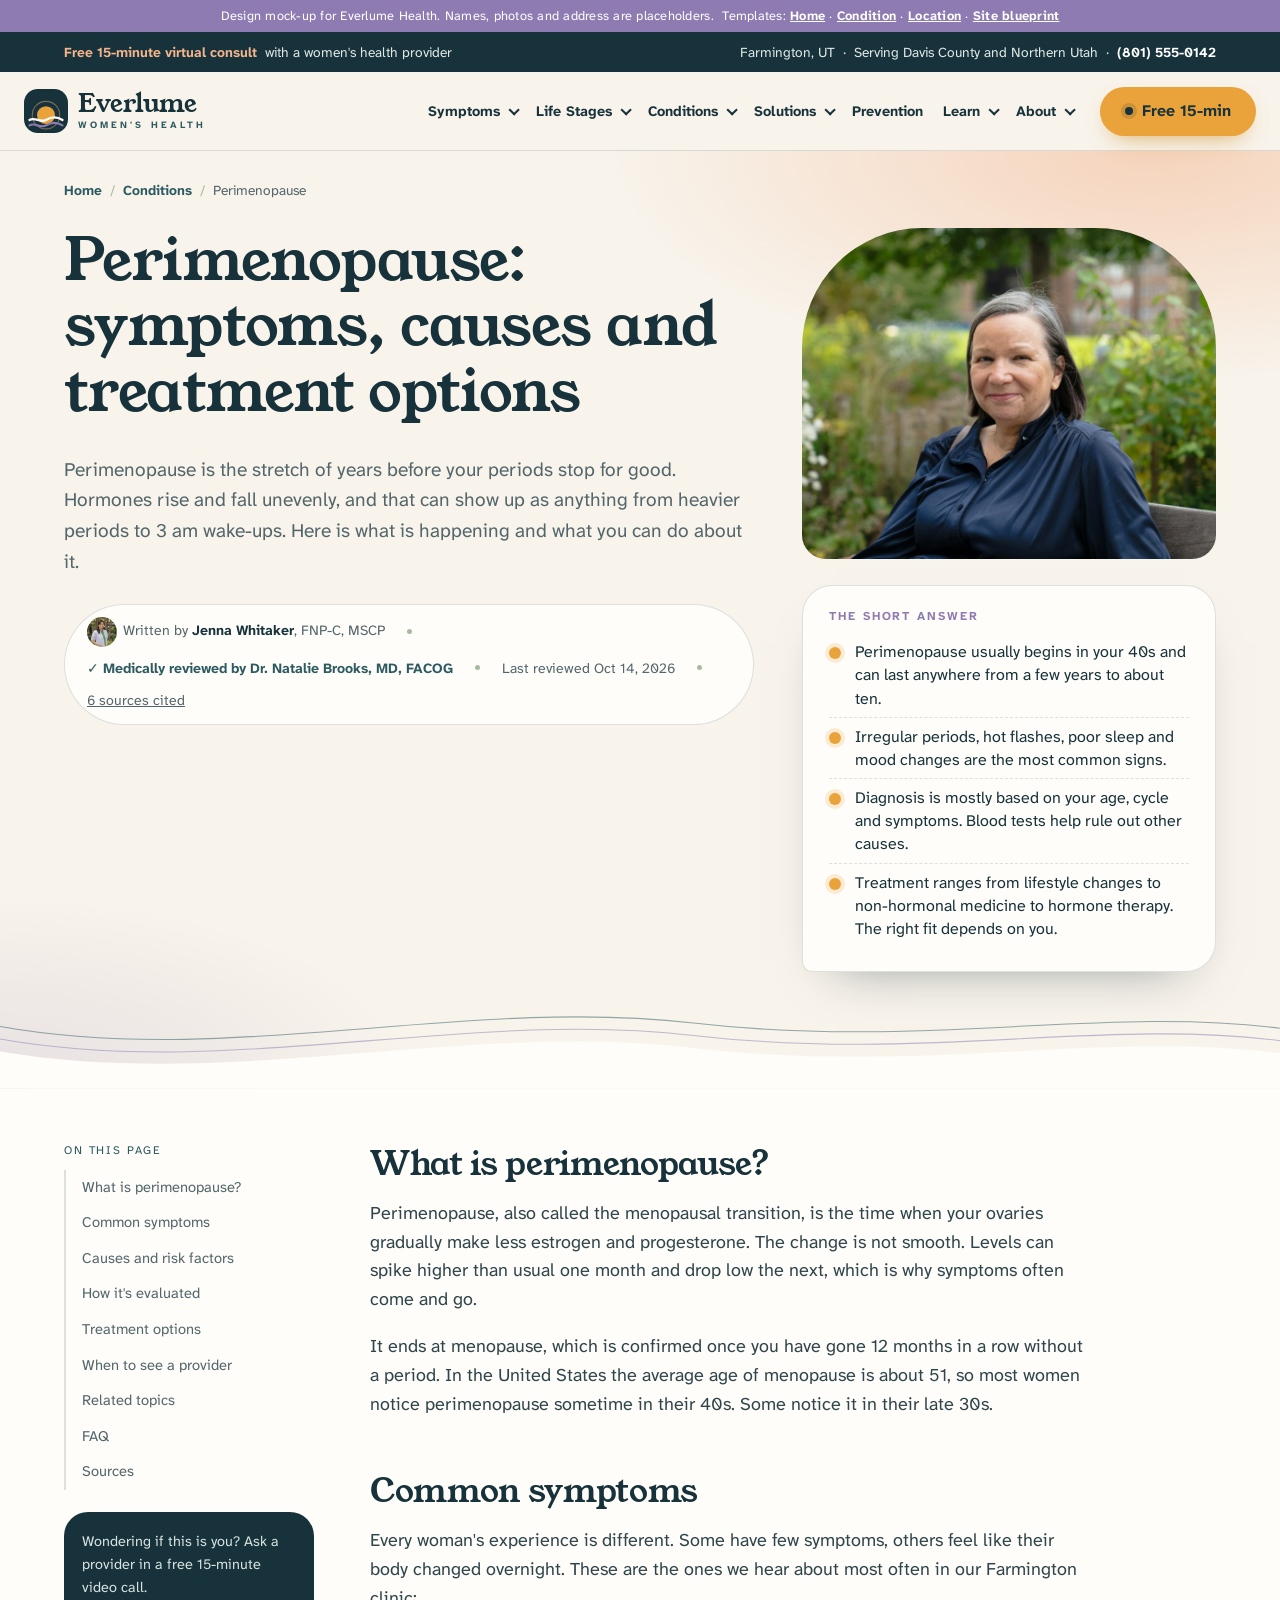
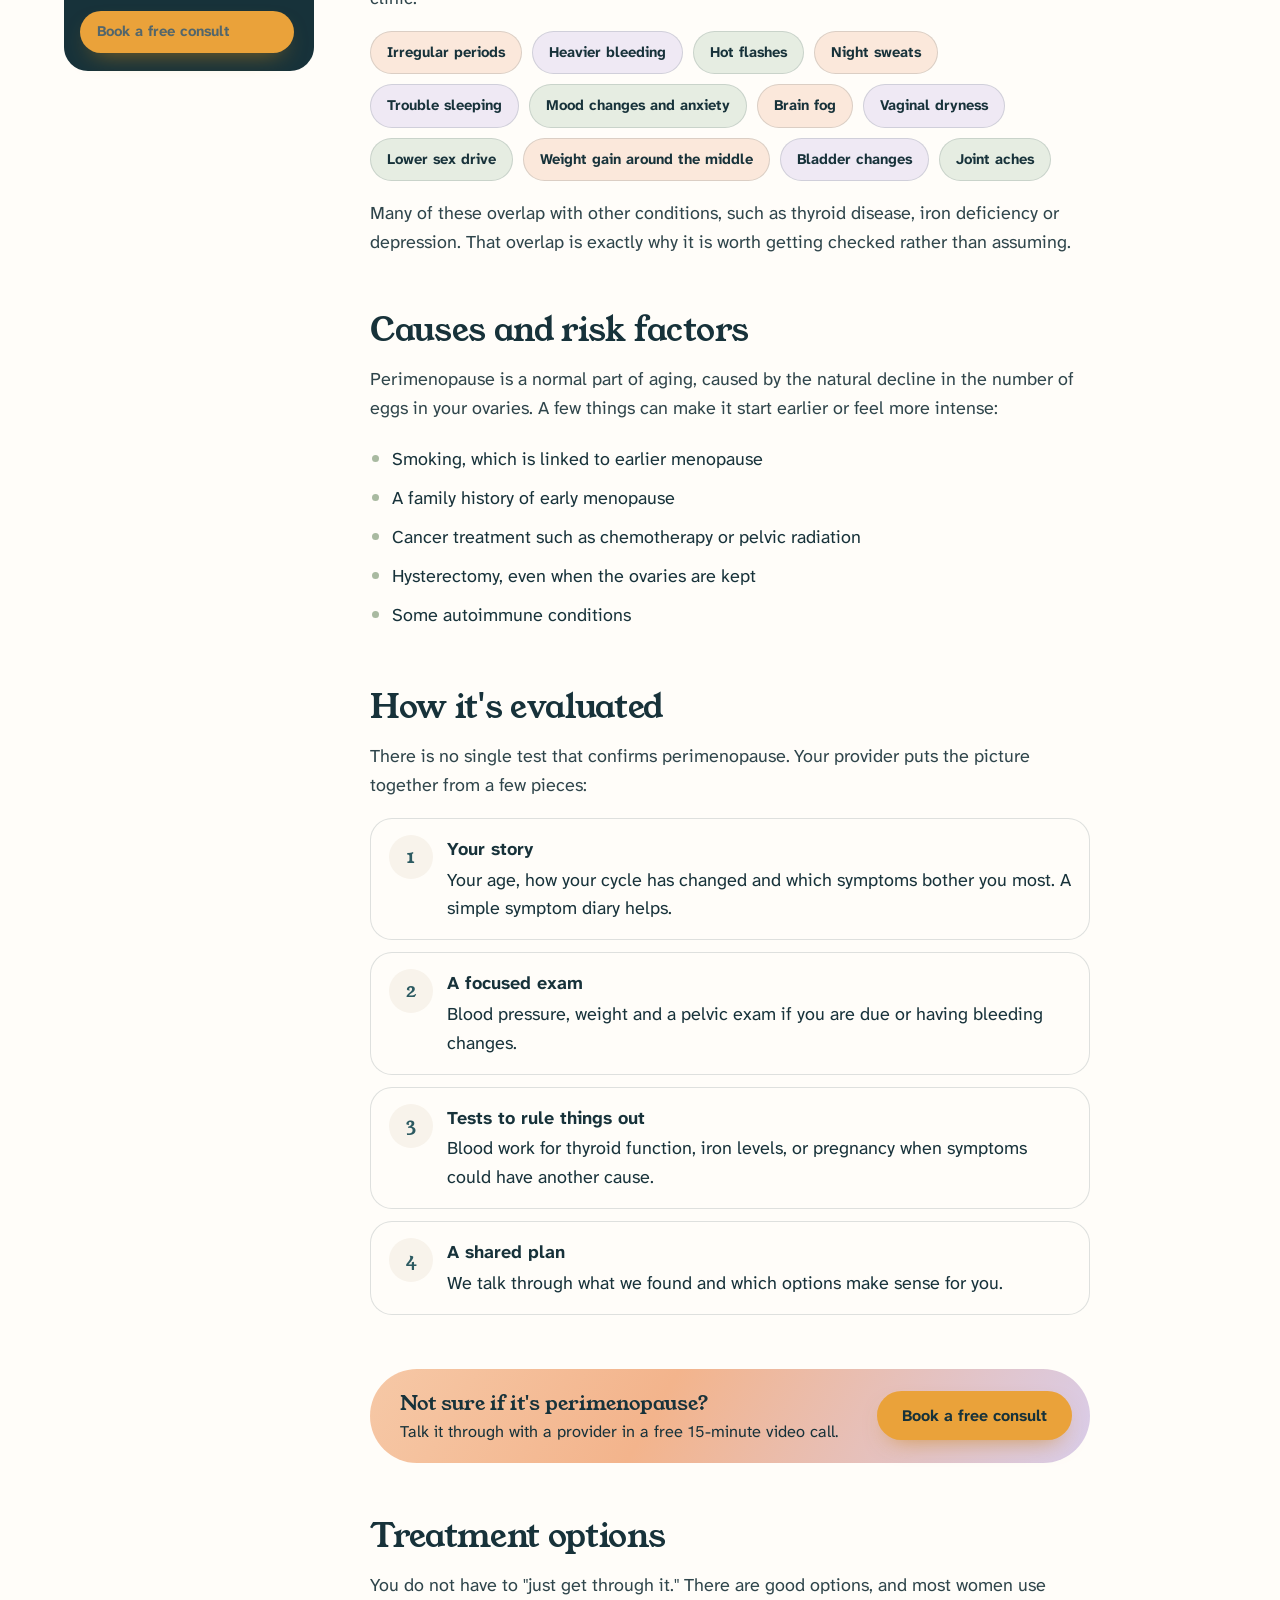
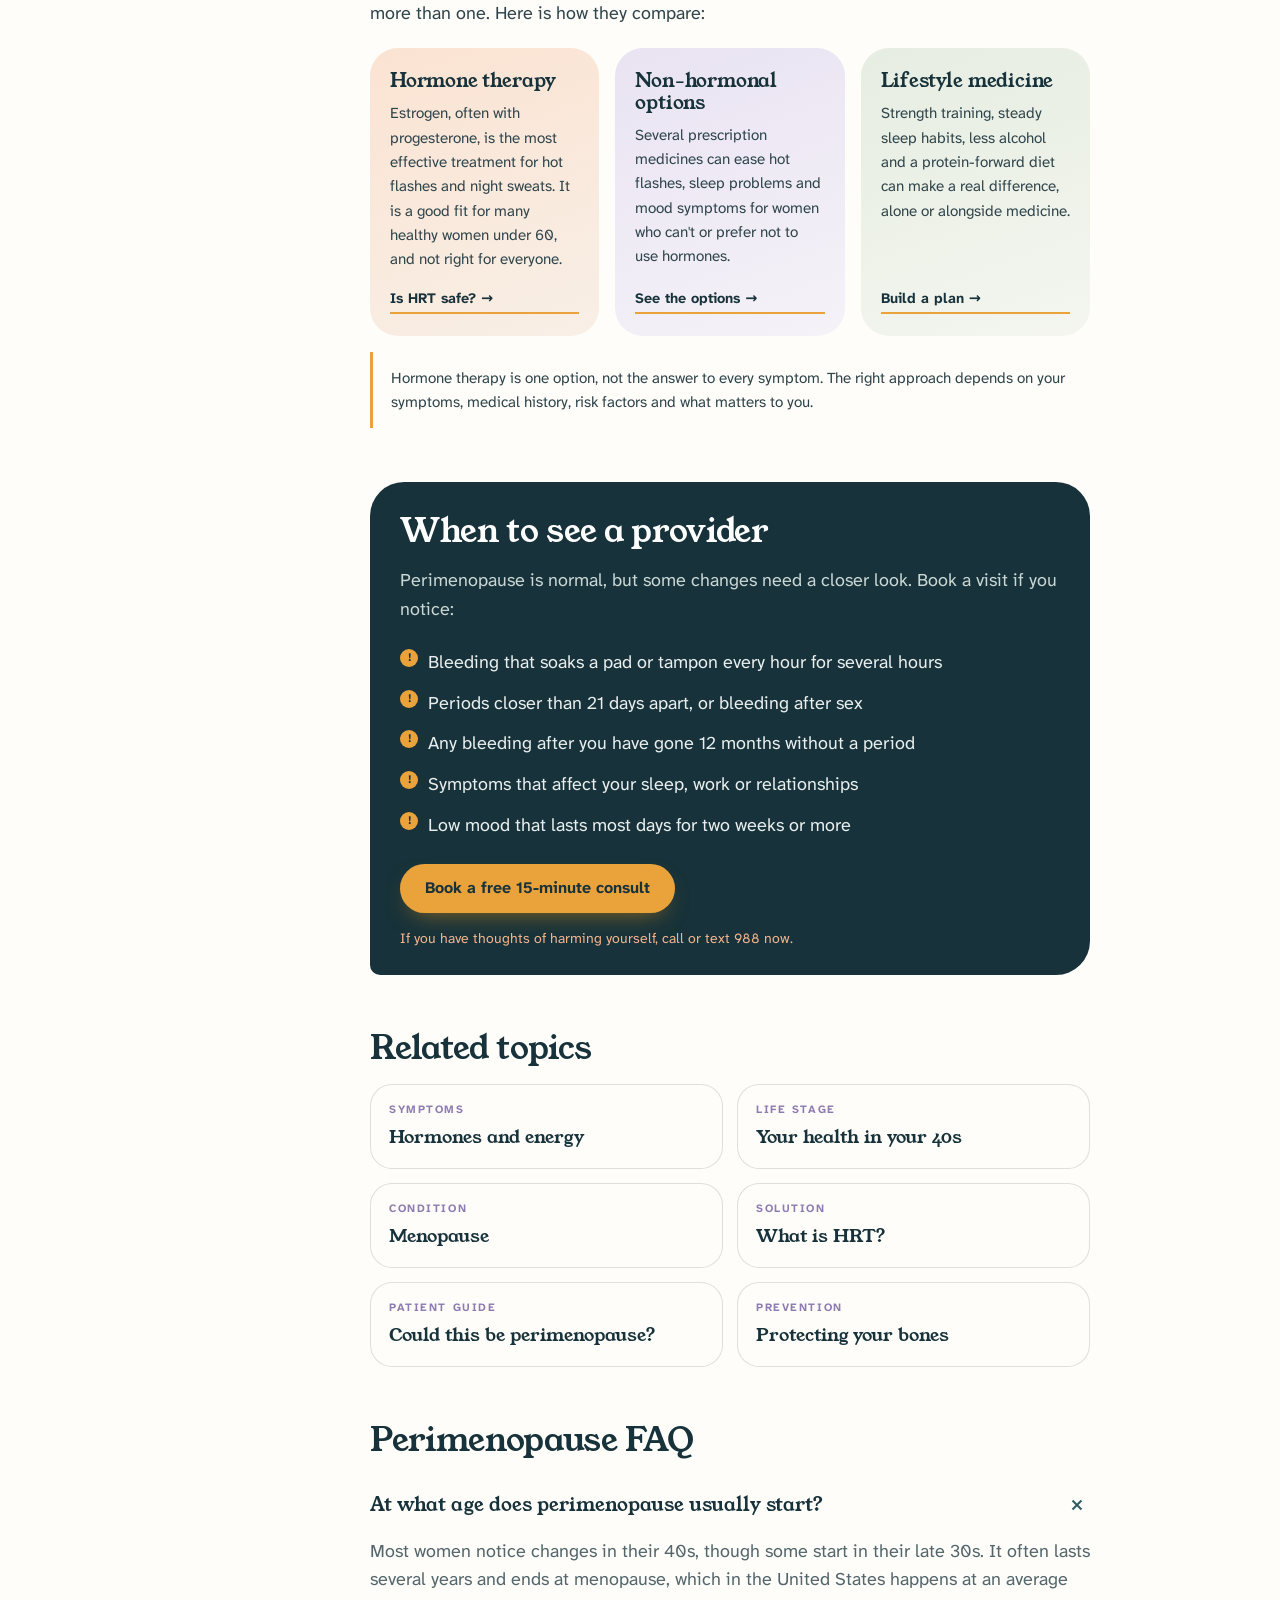
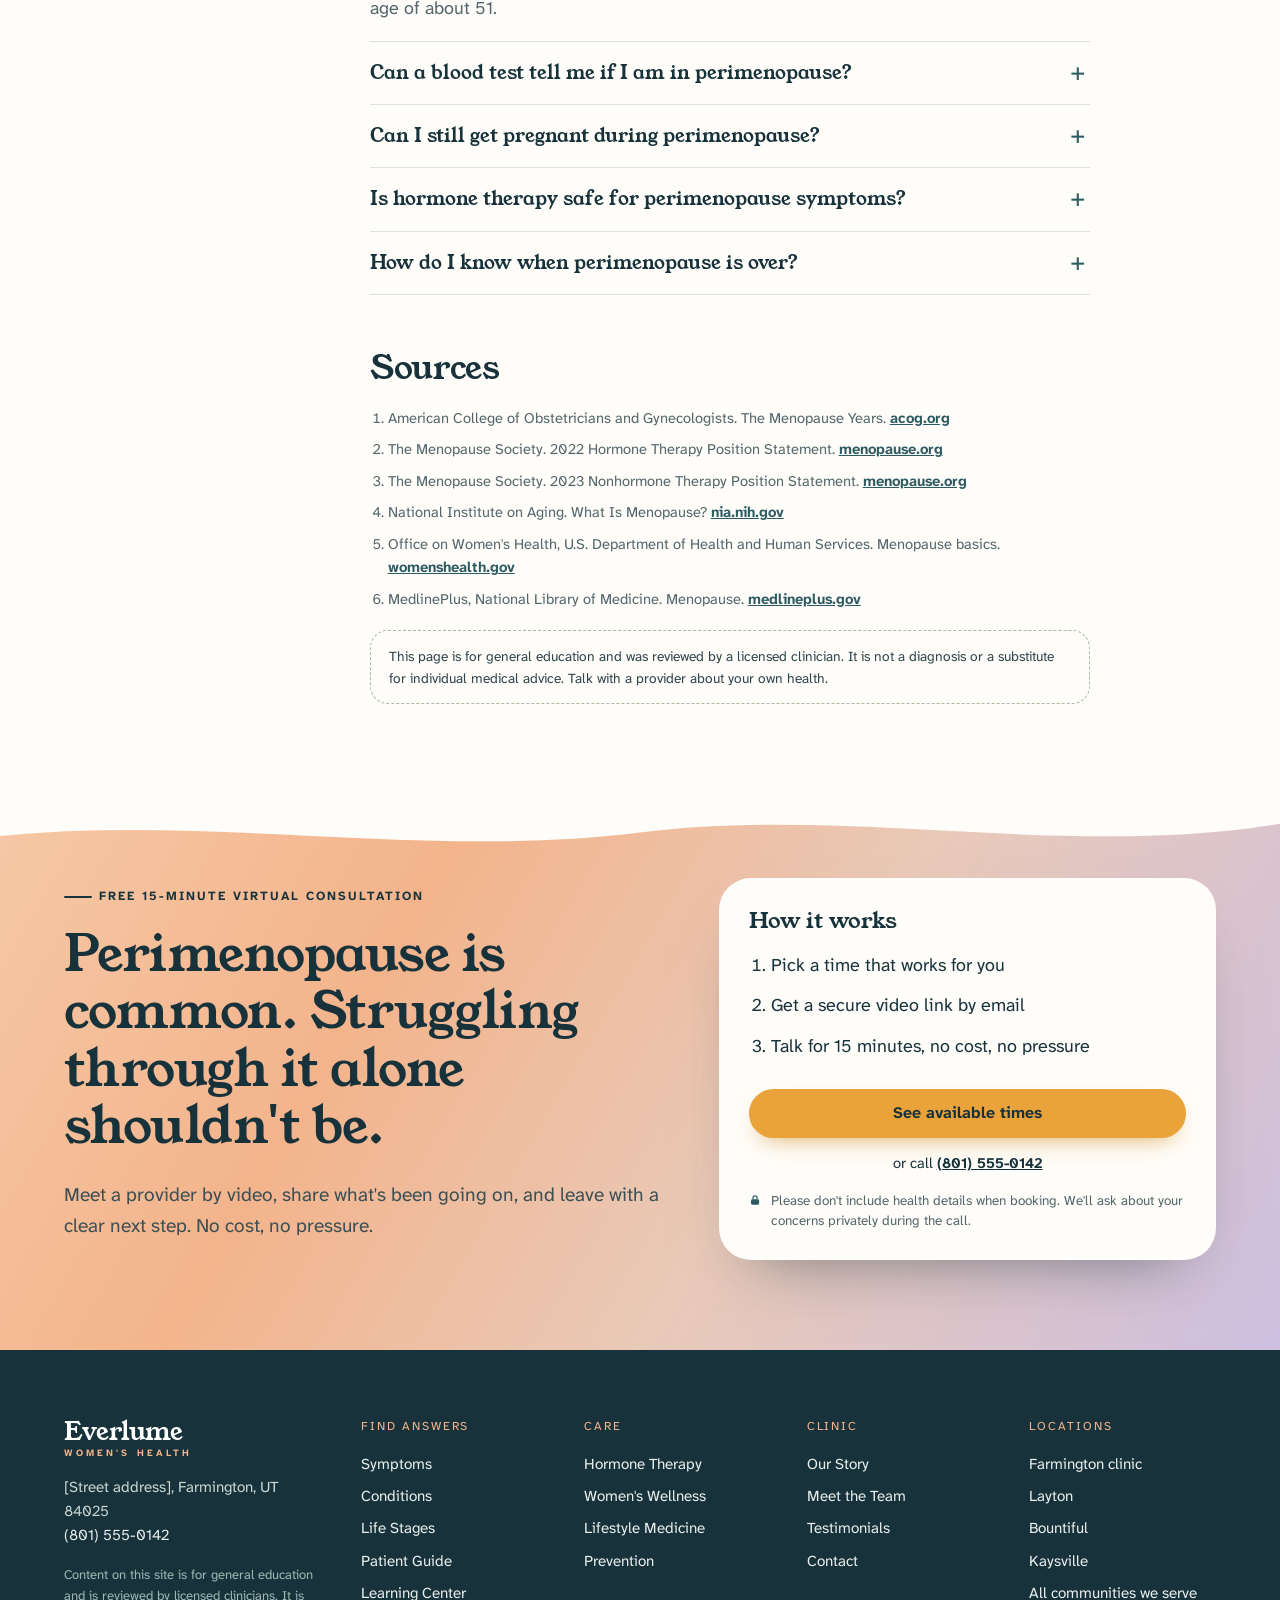
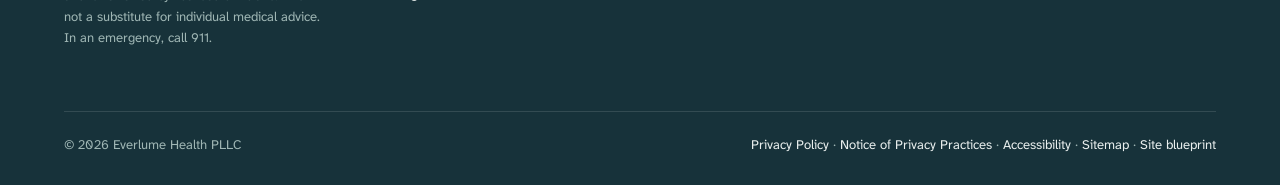
<file: perimenopause.html>
<!doctype html>
<html lang="en-US">
<head>
<meta charset="utf-8">
<meta name="viewport" content="width=device-width, initial-scale=1">
<title>Perimenopause Symptoms, Causes and Treatment | Everlume Health, Farmington UT</title>
<meta name="description" content="What perimenopause is, common symptoms, how it is evaluated and the treatment options, from hormone therapy to non-hormonal care. Reviewed by Everlume Health clinicians in Farmington, Utah.">
<!-- Staging mock-up only. Switched to index, follow at launch. -->
<meta name="robots" content="noindex, nofollow">
<link rel="canonical" href="https://www.everlumehealth.com/conditions/perimenopause/">
<meta property="og:type" content="article">
<meta property="og:site_name" content="Everlume Health">
<meta property="og:title" content="Perimenopause: symptoms, causes and treatment options">
<meta property="og:description" content="Plain-language guide to perimenopause, written and medically reviewed by Everlume Health clinicians.">
<meta property="og:url" content="https://www.everlumehealth.com/conditions/perimenopause/">
<meta property="og:image" content="https://www.everlumehealth.com/og/perimenopause.jpg">
<meta property="article:modified_time" content="2026-10-14">
<meta name="twitter:card" content="summary_large_image">
<meta name="theme-color" content="#17323a">
<link rel="icon" href="data:image/svg+xml,%3Csvg xmlns='http://www.w3.org/2000/svg' viewBox='0 0 64 64'%3E%3Crect width='64' height='64' rx='18' fill='%2317323a'/%3E%3Ccircle cx='32' cy='38' r='13' fill='%23eaa23a'/%3E%3Cpath d='M10 44c8-5 14 5 22 0s14-5 22 0' stroke='%23f3b48c' stroke-width='4' fill='none'/%3E%3C/svg%3E">
<link rel="preconnect" href="https://fonts.googleapis.com">
<link rel="preconnect" href="https://fonts.gstatic.com" crossorigin>
<link href="https://fonts.googleapis.com/css2?family=Young+Serif&display=swap" rel="stylesheet">
<link href="https://fonts.googleapis.com/css2?family=Atkinson+Hyperlegible+Next:wght@400;700&display=swap" rel="stylesheet">
<link rel="stylesheet" href="site.css">
<link rel="stylesheet" href="inner.css">
<script type="application/ld+json">
{
  "@context": "https://schema.org",
  "@graph": [
    {
      "@type": "MedicalWebPage",
      "@id": "https://www.everlumehealth.com/conditions/perimenopause/#webpage",
      "url": "https://www.everlumehealth.com/conditions/perimenopause/",
      "name": "Perimenopause: symptoms, causes and treatment options",
      "description": "Plain-language guide to perimenopause symptoms, causes, evaluation and treatment options.",
      "inLanguage": "en-US",
      "isPartOf": {"@id": "https://www.everlumehealth.com/#website"},
      "publisher": {"@id": "https://www.everlumehealth.com/#clinic"},
      "audience": {"@type": "PeopleAudience", "audienceType": "Patient"},
      "medicalAudience": {"@type": "MedicalAudience", "audienceType": "Patient"},
      "lastReviewed": "2026-10-14",
      "dateModified": "2026-10-14",
      "datePublished": "2026-03-02",
      "author": {"@id": "https://www.everlumehealth.com/about/meet-the-team/jenna-whitaker/#person"},
      "reviewedBy": {"@id": "https://www.everlumehealth.com/about/meet-the-team/natalie-brooks/#person"},
      "breadcrumb": {"@id": "https://www.everlumehealth.com/conditions/perimenopause/#breadcrumb"},
      "about": {
        "@type": "MedicalCondition",
        "name": "Perimenopause",
        "alternateName": "Menopausal transition",
        "description": "The transition years before menopause when ovarian hormone levels rise and fall unevenly, often starting in a woman's 40s.",
        "signOrSymptom": [
          {"@type": "MedicalSignOrSymptom", "name": "Irregular menstrual periods"},
          {"@type": "MedicalSignOrSymptom", "name": "Hot flashes"},
          {"@type": "MedicalSignOrSymptom", "name": "Night sweats"},
          {"@type": "MedicalSignOrSymptom", "name": "Sleep problems"},
          {"@type": "MedicalSignOrSymptom", "name": "Mood changes"},
          {"@type": "MedicalSignOrSymptom", "name": "Vaginal dryness"}
        ],
        "possibleTreatment": [
          {"@type": "MedicalTherapy", "name": "Menopausal hormone therapy"},
          {"@type": "MedicalTherapy", "name": "Non-hormonal prescription medication"},
          {"@type": "MedicalTherapy", "name": "Lifestyle medicine: sleep, nutrition, exercise and stress care"}
        ]
      }
    },
    {
      "@type": "Person",
      "@id": "https://www.everlumehealth.com/about/meet-the-team/jenna-whitaker/#person",
      "name": "Jenna Whitaker, FNP-C, MSCP",
      "jobTitle": "Family Nurse Practitioner",
      "worksFor": {"@id": "https://www.everlumehealth.com/#clinic"},
      "url": "https://www.everlumehealth.com/about/meet-the-team/jenna-whitaker/"
    },
    {
      "@type": "Physician",
      "@id": "https://www.everlumehealth.com/about/meet-the-team/natalie-brooks/#person",
      "name": "Natalie Brooks, MD, FACOG",
      "medicalSpecialty": "Gynecologic",
      "worksFor": {"@id": "https://www.everlumehealth.com/#clinic"},
      "url": "https://www.everlumehealth.com/about/meet-the-team/natalie-brooks/"
    },
    {
      "@type": "BreadcrumbList",
      "@id": "https://www.everlumehealth.com/conditions/perimenopause/#breadcrumb",
      "itemListElement": [
        {"@type": "ListItem", "position": 1, "name": "Home", "item": "https://www.everlumehealth.com/"},
        {"@type": "ListItem", "position": 2, "name": "Conditions", "item": "https://www.everlumehealth.com/conditions/"},
        {"@type": "ListItem", "position": 3, "name": "Perimenopause", "item": "https://www.everlumehealth.com/conditions/perimenopause/"}
      ]
    },
    {
      "@type": "FAQPage",
      "@id": "https://www.everlumehealth.com/conditions/perimenopause/#faq",
      "mainEntity": [
        {"@type": "Question", "name": "At what age does perimenopause usually start?", "acceptedAnswer": {"@type": "Answer", "text": "Most women notice changes in their 40s, though some start in their late 30s. It often lasts several years and ends at menopause, which in the United States happens at an average age of about 51."}},
        {"@type": "Question", "name": "Can a blood test tell me if I am in perimenopause?", "acceptedAnswer": {"@type": "Answer", "text": "Usually not on its own. Hormone levels swing from day to day during perimenopause, so a single test can look normal. Providers mostly rely on your age, cycle changes and symptoms, and use blood tests to rule out other causes such as thyroid disease or iron deficiency."}},
        {"@type": "Question", "name": "Can I still get pregnant during perimenopause?", "acceptedAnswer": {"@type": "Answer", "text": "Yes. Ovulation becomes less predictable but does not stop until menopause. If you do not want to become pregnant, keep using birth control until a provider confirms menopause."}},
        {"@type": "Question", "name": "Is hormone therapy safe for perimenopause symptoms?", "acceptedAnswer": {"@type": "Answer", "text": "For many healthy women under 60 or within 10 years of menopause, the benefits of hormone therapy for bothersome symptoms outweigh the risks. It is not right for everyone. Your personal and family history decide whether it fits, and non-hormonal options are available."}},
        {"@type": "Question", "name": "How do I know when perimenopause is over?", "acceptedAnswer": {"@type": "Answer", "text": "Menopause is confirmed after 12 months in a row without a period, when there is no other cause. The time after that point is called postmenopause."}}
      ]
    }
  ]
}
</script>
</head>
<body>
<a class="skip" href="#main">Skip to content</a>
<div class="mock-ribbon">Design mock-up for Everlume Health. Names, photos and address are placeholders. &nbsp;Templates: <a href="index.html" style="color:#fff;font-weight:700">Home</a> · <a href="perimenopause.html" style="color:#fff;font-weight:700">Condition</a> · <a href="farmington-ut.html" style="color:#fff;font-weight:700">Location</a> · <a href="blueprint.html" style="color:#fff;font-weight:700">Site blueprint</a></div>
<div class="utility">
  <div class="wrap">
    <span><b>Free 15-minute virtual consult</b> &nbsp;with a women's health provider</span>
    <span class="hide-sm">Farmington, UT &nbsp;·&nbsp; Serving Davis County and Northern Utah &nbsp;·&nbsp; <a href="tel:+18015550142">(801) 555-0142</a></span>
  </div>
</div>

<header class="site-header">
  <div class="wrap">
    <a class="brand" href="index.html" aria-label="Everlume Health home">
      <svg width="44" height="44" viewBox="0 0 64 64" aria-hidden="true"><rect width="64" height="64" rx="20" fill="#17323a"/><circle cx="32" cy="38" r="13" fill="#eaa23a"/><circle cx="32" cy="38" r="20" fill="none" stroke="#f3b48c" stroke-opacity=".45" stroke-width="1.5"/><path d="M8 45c8-5 16 5 24 0s16-5 24 0" stroke="#fffdf9" stroke-width="3.5" fill="none" stroke-linecap="round"/><path d="M8 53c8-5 16 5 24 0s16-5 24 0" stroke="#8d7bb2" stroke-width="3" fill="none" stroke-linecap="round"/></svg>
      <span class="brand-name">Everlume<small>Women's Health</small></span>
    </a>
    <button class="nav-toggle" aria-expanded="false" aria-controls="primary-nav">Menu</button>
    <ul class="nav" id="primary-nav">
      <li class="has-menu"><a href="planned.html?u=symptoms/">Symptoms</a>
        <div class="menu">
          <div><h4>By how you feel</h4>
            <a href="planned.html?u=symptoms/hormones-energy/">Hormones and Energy</a>
            <a href="planned.html?u=symptoms/menstrual-problems/">Menstrual Problems</a>
            <a href="planned.html?u=symptoms/pelvic-symptoms/">Pelvic Symptoms</a></div>
          <div><h4>&nbsp;</h4>
            <a href="planned.html?u=symptoms/pregnancy-symptoms/">Pregnancy Symptoms</a>
            <a href="planned.html?u=symptoms/digestive-metabolic/">Digestive and Metabolic</a>
            <a href="planned.html?u=symptoms/emotional-wellness/">Emotional Wellness</a></div>
          <div class="menu-cta"><span>Not sure where your symptoms fit?</span><a class="link-arrow" href="#book">Talk it through free</a></div>
        </div>
      </li>
      <li class="has-menu"><a href="planned.html?u=life-stages/">Life Stages</a>
        <div class="menu wide">
          <div><h4>Early years</h4><a href="planned.html?u=life-stages/college/">College</a><a href="planned.html?u=life-stages/newly-married/">Newly Married</a><a href="planned.html?u=life-stages/breastfeeding/">Breastfeeding</a><a href="planned.html?u=life-stages/returning-to-work/">Returning to Work</a></div>
          <div><h4>Midlife</h4><a href="planned.html?u=life-stages/your-30s/">Your 30s</a><a href="planned.html?u=life-stages/your-40s/">Your 40s</a><a href="planned.html?u=life-stages/perimenopause/">Perimenopause</a><a href="planned.html?u=life-stages/menopause/">Menopause</a></div>
          <div><h4>Thriving later</h4><a href="planned.html?u=life-stages/healthy-aging/">Healthy Aging</a><a href="planned.html?u=life-stages/bone-health/">Bone Health</a><a href="planned.html?u=life-stages/heart-health/">Heart Health</a><a href="planned.html?u=life-stages/sexual-wellness/">Sexual Wellness</a><a href="planned.html?u=life-stages/care-after-60/">Care After 60</a></div>
        </div>
      </li>
      <li class="has-menu"><a href="planned.html?u=conditions/">Conditions</a>
        <div class="menu wide">
          <div><h4>Hormonal</h4><a href="perimenopause.html">Perimenopause</a><a href="planned.html?u=conditions/menopause/">Menopause</a><a href="planned.html?u=conditions/premature-menopause/">Premature Menopause</a><a href="planned.html?u=conditions/thyroid-disease/">Thyroid Disease</a><a href="planned.html?u=conditions/vaginal-atrophy/">Vaginal Atrophy</a></div>
          <div><h4>Metabolic and heart</h4><a href="planned.html?u=conditions/insulin-resistance/">Insulin Resistance</a><a href="planned.html?u=conditions/diabetes/">Diabetes</a><a href="planned.html?u=conditions/high-cholesterol/">High Cholesterol</a><a href="planned.html?u=conditions/high-blood-pressure/">High Blood Pressure</a><a href="planned.html?u=conditions/iron-deficiency/">Iron Deficiency</a><a href="planned.html?u=conditions/vitamin-d-deficiency/">Vitamin D Deficiency</a></div>
          <div><h4>Pelvic and bone</h4><a href="planned.html?u=conditions/osteoporosis/">Osteoporosis</a><a href="planned.html?u=conditions/pelvic-floor-dysfunction/">Pelvic Floor Dysfunction</a><a href="planned.html?u=conditions/chronic-pelvic-pain/">Chronic Pelvic Pain</a><a href="planned.html?u=conditions/recurrent-uti/">Recurrent UTI</a><a href="planned.html?u=conditions/hpv/">HPV</a></div>
        </div>
      </li>
      <li class="has-menu"><a href="planned.html?u=solutions/">Solutions</a>
        <div class="menu wide">
          <div><h4>Hormone therapy</h4><a href="planned.html?u=solutions/hormone-therapy/what-is-hrt/">What Is HRT?</a><a href="planned.html?u=solutions/hormone-therapy/is-hrt-safe/">Is HRT Safe?</a><a href="planned.html?u=solutions/hormone-therapy/bioidentical-hormones/">Bioidentical Hormones</a><a href="planned.html?u=solutions/hormone-therapy/non-hormonal-options/">Non-Hormonal Options</a></div>
          <div><h4>Women's wellness</h4><a href="planned.html?u=solutions/womens-wellness/annual-exams/">Annual Exams</a><a href="planned.html?u=solutions/womens-wellness/birth-control/">Birth Control</a><a href="planned.html?u=solutions/womens-wellness/iuds/">IUDs</a><a href="planned.html?u=solutions/womens-wellness/menstrual-cycle-phases/">Phases of the Cycle</a></div>
          <div><h4>Lifestyle medicine</h4><a href="planned.html?u=solutions/lifestyle-medicine/nutrition/">Nutrition</a><a href="planned.html?u=solutions/lifestyle-medicine/exercise/">Exercise</a><a href="planned.html?u=solutions/lifestyle-medicine/sleep/">Sleep</a><a href="planned.html?u=solutions/lifestyle-medicine/stress/">Stress</a><a href="planned.html?u=solutions/lifestyle-medicine/weight-management/">Weight Management</a></div>
        </div>
      </li>
      <li><a href="planned.html?u=prevention/">Prevention</a></li>
      <li class="has-menu"><a href="planned.html?u=learning-center/">Learn</a>
        <div class="menu">
          <div><h4>Learning Center</h4><a href="planned.html?u=learning-center/">All articles</a><a href="planned.html?u=learning-center/menopause/">Menopause</a><a href="planned.html?u=learning-center/hormones/">Hormones</a></div>
          <div><h4>Patient Guide</h4><a href="planned.html?u=patient-guide/could-this-be-perimenopause/">Could This Be Perimenopause?</a><a href="planned.html?u=patient-guide/is-my-period-normal/">Is My Period Normal?</a><a href="planned.html?u=patient-guide/">All questions</a></div>
        </div>
      </li>
      <li class="has-menu"><a href="planned.html?u=about/">About</a>
        <div class="menu">
          <div><h4>The clinic</h4><a href="planned.html?u=about/our-story/">Our Story</a><a href="planned.html?u=about/meet-the-team/">Meet the Team</a></div>
          <div><h4>&nbsp;</h4><a href="planned.html?u=about/testimonials/">Testimonials</a><a href="farmington-ut.html">Location</a></div>
        </div>
      </li>
    </ul>
    <a class="btn btn-gold header-cta" href="#book"><span class="dot"></span>Free 15-min <span class="long">&nbsp;consult</span></a>
  </div>
</header>

<main id="main">

<section class="page-hero" aria-labelledby="page-title">
  <div class="wrap">
    <nav class="crumbs" aria-label="Breadcrumb">
      <ol>
        <li><a href="index.html">Home</a></li>
        <li><a href="planned.html?u=conditions/">Conditions</a></li>
        <li aria-current="page">Perimenopause</li>
      </ol>
    </nav>
    <div class="hero-grid">
      <div>
        <h1 id="page-title">Perimenopause: symptoms, causes and treatment options</h1>
        <p class="lede">Perimenopause is the stretch of years before your periods stop for good. Hormones rise and fall unevenly, and that can show up as anything from heavier periods to 3 am wake-ups. Here is what is happening and what you can do about it.</p>
        <div class="byline-bar">
          <span><img class="avatar" src="provider-whitaker.jpg" alt="" width="30" height="30">Written by <b>Jenna Whitaker</b>, FNP-C, MSCP</span>
          <span class="sep" aria-hidden="true"></span>
          <span class="rev">✓ Medically reviewed by Dr. Natalie Brooks, MD, FACOG</span>
          <span class="sep" aria-hidden="true"></span>
          <span>Last reviewed <time datetime="2026-10-14">Oct 14, 2026</time></span>
          <span class="sep" aria-hidden="true"></span>
          <a href="#sources">6 sources cited</a>
        </div>
      </div>
      <div class="hero-side">
        <img class="side-photo" src="peri-hero.jpg" alt="Woman in her late forties smiling outdoors" width="900" height="760" fetchpriority="high">
        <aside class="short-answer" aria-labelledby="short-title">
        <h2 id="short-title">The short answer</h2>
        <ul>
          <li>Perimenopause usually begins in your 40s and can last anywhere from a few years to about ten.</li>
          <li>Irregular periods, hot flashes, poor sleep and mood changes are the most common signs.</li>
          <li>Diagnosis is mostly based on your age, cycle and symptoms. Blood tests help rule out other causes.</li>
          <li>Treatment ranges from lifestyle changes to non-hormonal medicine to hormone therapy. The right fit depends on you.</li>
        </ul>
      </aside>
      </div>
    </div>
  </div>
  <div class="wave-wrap" aria-hidden="true">
    <svg class="wave" viewBox="0 0 1440 110" preserveAspectRatio="none">
      <g class="contour"><path d="M0,40 C260,86 520,6 780,36 C1040,66 1240,16 1440,42" style="stroke:var(--lake)"/><path d="M0,54 C260,100 520,20 780,50 C1040,80 1240,30 1440,56" style="stroke:var(--dusk)"/></g>
      <path d="M0,68 C260,112 520,34 780,64 C1040,94 1240,44 1440,70 L1440,110 L0,110Z" style="fill:var(--paper)"/>
    </svg>
  </div>
</section>

<div class="bg-paper">
  <div class="wrap doc">
    <aside class="toc" aria-label="On this page">
      <h2>On this page</h2>
      <ol>
        <li><a href="#what">What is perimenopause?</a></li>
        <li><a href="#symptoms">Common symptoms</a></li>
        <li><a href="#causes">Causes and risk factors</a></li>
        <li><a href="#evaluation">How it's evaluated</a></li>
        <li><a href="#treatment">Treatment options</a></li>
        <li><a href="#when">When to see a provider</a></li>
        <li><a href="#related">Related topics</a></li>
        <li><a href="#faq">FAQ</a></li>
        <li><a href="#sources">Sources</a></li>
      </ol>
      <div class="toc-cta">
        <p>Wondering if this is you? Ask a provider in a free 15-minute video call.</p>
        <a class="btn btn-gold" href="#book">Book a free consult</a>
      </div>
    </aside>

    <article class="prose">
      <section id="what">
        <h2>What is perimenopause?</h2>
        <p>Perimenopause, also called the menopausal transition, is the time when your ovaries gradually make less estrogen and progesterone. The change is not smooth. Levels can spike higher than usual one month and drop low the next, which is why symptoms often come and go.</p>
        <p>It ends at menopause, which is confirmed once you have gone 12 months in a row without a period. In the United States the average age of menopause is about 51, so most women notice perimenopause sometime in their 40s. Some notice it in their late 30s.</p>
      </section>

      <section id="symptoms">
        <h2>Common symptoms</h2>
        <p>Every woman's experience is different. Some have few symptoms, others feel like their body changed overnight. These are the ones we hear about most often in our Farmington clinic:</p>
        <ul class="chips">
          <li><a href="planned.html?u=symptoms/menstrual-problems/irregular-periods/">Irregular periods</a></li>
          <li><a href="planned.html?u=symptoms/menstrual-problems/heavy-bleeding/">Heavier bleeding</a></li>
          <li><a href="planned.html?u=symptoms/hormones-energy/hot-flashes/">Hot flashes</a></li>
          <li><a href="planned.html?u=symptoms/hormones-energy/night-sweats/">Night sweats</a></li>
          <li><a href="planned.html?u=symptoms/hormones-energy/sleep-problems/">Trouble sleeping</a></li>
          <li><a href="planned.html?u=symptoms/emotional-wellness/mood-changes/">Mood changes and anxiety</a></li>
          <li><a href="planned.html?u=symptoms/hormones-energy/brain-fog/">Brain fog</a></li>
          <li><a href="planned.html?u=symptoms/pelvic-symptoms/vaginal-dryness/">Vaginal dryness</a></li>
          <li><a href="planned.html?u=symptoms/hormones-energy/low-libido/">Lower sex drive</a></li>
          <li><a href="planned.html?u=symptoms/digestive-metabolic/weight-gain/">Weight gain around the middle</a></li>
          <li><a href="planned.html?u=symptoms/pelvic-symptoms/bladder-changes/">Bladder changes</a></li>
          <li><a href="planned.html?u=symptoms/hormones-energy/joint-aches/">Joint aches</a></li>
        </ul>
        <p>Many of these overlap with other conditions, such as thyroid disease, iron deficiency or depression. That overlap is exactly why it is worth getting checked rather than assuming.</p>
      </section>

      <section id="causes">
        <h2>Causes and risk factors</h2>
        <p>Perimenopause is a normal part of aging, caused by the natural decline in the number of eggs in your ovaries. A few things can make it start earlier or feel more intense:</p>
        <ul class="dots">
          <li>Smoking, which is linked to earlier menopause</li>
          <li>A family history of early menopause</li>
          <li>Cancer treatment such as chemotherapy or pelvic radiation</li>
          <li>Hysterectomy, even when the ovaries are kept</li>
          <li>Some autoimmune conditions</li>
        </ul>
      </section>

      <section id="evaluation">
        <h2>How it's evaluated</h2>
        <p>There is no single test that confirms perimenopause. Your provider puts the picture together from a few pieces:</p>
        <ol class="eval-steps">
          <li><div><b>Your story</b>Your age, how your cycle has changed and which symptoms bother you most. A simple symptom diary helps.</div></li>
          <li><div><b>A focused exam</b>Blood pressure, weight and a pelvic exam if you are due or having bleeding changes.</div></li>
          <li><div><b>Tests to rule things out</b>Blood work for thyroid function, iron levels, or pregnancy when symptoms could have another cause.</div></li>
          <li><div><b>A shared plan</b>We talk through what we found and which options make sense for you.</div></li>
        </ol>
      </section>

      <div class="mid-cta" role="complementary" aria-label="Book a consultation">
        <p><b>Not sure if it's perimenopause?</b>Talk it through with a provider in a free 15-minute video call.</p>
        <a class="btn btn-gold" href="#book">Book a free consult</a>
      </div>
      <div style="height:54px"></div>

      <section id="treatment">
        <h2>Treatment options</h2>
        <p>You do not have to "just get through it." There are good options, and most women use more than one. Here is how they compare:</p>
        <div class="tx-cards">
          <div class="tx">
            <h3>Hormone therapy</h3>
            <p>Estrogen, often with progesterone, is the most effective treatment for hot flashes and night sweats. It is a good fit for many healthy women under 60, and not right for everyone.</p>
            <a class="link-arrow" href="planned.html?u=solutions/hormone-therapy/is-hrt-safe/">Is HRT safe?</a>
          </div>
          <div class="tx">
            <h3>Non-hormonal options</h3>
            <p>Several prescription medicines can ease hot flashes, sleep problems and mood symptoms for women who can't or prefer not to use hormones.</p>
            <a class="link-arrow" href="planned.html?u=solutions/hormone-therapy/non-hormonal-options/">See the options</a>
          </div>
          <div class="tx">
            <h3>Lifestyle medicine</h3>
            <p>Strength training, steady sleep habits, less alcohol and a protein-forward diet can make a real difference, alone or alongside medicine.</p>
            <a class="link-arrow" href="planned.html?u=solutions/lifestyle-medicine/">Build a plan</a>
          </div>
        </div>
        <p class="balance">Hormone therapy is one option, not the answer to every symptom. The right approach depends on your symptoms, medical history, risk factors and what matters to you.</p>
      </section>

      <section id="when" class="callout">
        <h2>When to see a provider</h2>
        <p>Perimenopause is normal, but some changes need a closer look. Book a visit if you notice:</p>
        <ul>
          <li>Bleeding that soaks a pad or tampon every hour for several hours</li>
          <li>Periods closer than 21 days apart, or bleeding after sex</li>
          <li>Any bleeding after you have gone 12 months without a period</li>
          <li>Symptoms that affect your sleep, work or relationships</li>
          <li>Low mood that lasts most days for two weeks or more</li>
        </ul>
        <a class="btn btn-gold" href="#book">Book a free 15-minute consult</a>
        <p class="urgent" style="margin-top:14px">If you have thoughts of harming yourself, call or text 988 now.</p>
      </section>

      <section id="related">
        <h2>Related topics</h2>
        <div class="related">
          <a href="planned.html?u=symptoms/hormones-energy/"><span>Symptoms</span><b>Hormones and energy</b></a>
          <a href="planned.html?u=life-stages/your-40s/"><span>Life stage</span><b>Your health in your 40s</b></a>
          <a href="planned.html?u=conditions/menopause/"><span>Condition</span><b>Menopause</b></a>
          <a href="planned.html?u=solutions/hormone-therapy/what-is-hrt/"><span>Solution</span><b>What is HRT?</b></a>
          <a href="planned.html?u=patient-guide/could-this-be-perimenopause/"><span>Patient guide</span><b>Could this be perimenopause?</b></a>
          <a href="planned.html?u=prevention/osteoporosis/"><span>Prevention</span><b>Protecting your bones</b></a>
        </div>
      </section>

      <section id="faq" class="faq-inner">
        <h2>Perimenopause FAQ</h2>
        <details open><summary>At what age does perimenopause usually start?</summary><p>Most women notice changes in their 40s, though some start in their late 30s. It often lasts several years and ends at menopause, which in the United States happens at an average age of about 51.</p></details>
        <details><summary>Can a blood test tell me if I am in perimenopause?</summary><p>Usually not on its own. Hormone levels swing from day to day during perimenopause, so a single test can look normal. Providers mostly rely on your age, cycle changes and symptoms, and use blood tests to rule out other causes such as thyroid disease or iron deficiency.</p></details>
        <details><summary>Can I still get pregnant during perimenopause?</summary><p>Yes. Ovulation becomes less predictable but does not stop until menopause. If you do not want to become pregnant, keep using birth control until a provider confirms menopause.</p></details>
        <details><summary>Is hormone therapy safe for perimenopause symptoms?</summary><p>For many healthy women under 60 or within 10 years of menopause, the benefits of hormone therapy for bothersome symptoms outweigh the risks. It is not right for everyone. Your personal and family history decide whether it fits, and non-hormonal options are available.</p></details>
        <details><summary>How do I know when perimenopause is over?</summary><p>Menopause is confirmed after 12 months in a row without a period, when there is no other cause. The time after that point is called postmenopause.</p></details>
      </section>

      <section id="sources" class="sources">
        <h2>Sources</h2>
        <ol>
          <li>American College of Obstetricians and Gynecologists. The Menopause Years. <a href="https://www.acog.org/womens-health/faqs/the-menopause-years" rel="noopener">acog.org</a></li>
          <li>The Menopause Society. 2022 Hormone Therapy Position Statement. <a href="https://menopause.org/" rel="noopener">menopause.org</a></li>
          <li>The Menopause Society. 2023 Nonhormone Therapy Position Statement. <a href="https://menopause.org/" rel="noopener">menopause.org</a></li>
          <li>National Institute on Aging. What Is Menopause? <a href="https://www.nia.nih.gov/health/menopause/what-menopause" rel="noopener">nia.nih.gov</a></li>
          <li>Office on Women's Health, U.S. Department of Health and Human Services. Menopause basics. <a href="https://www.womenshealth.gov/menopause" rel="noopener">womenshealth.gov</a></li>
          <li>MedlinePlus, National Library of Medicine. Menopause. <a href="https://medlineplus.gov/menopause.html" rel="noopener">medlineplus.gov</a></li>
        </ol>
        <p class="med-disclaimer">This page is for general education and was reviewed by a licensed clinician. It is not a diagnosis or a substitute for individual medical advice. Talk with a provider about your own health.</p>
      </section>
    </article>
  </div>
</div>

<section class="final" id="book" aria-labelledby="book-title">
  <div class="wave-wrap" aria-hidden="true" style="position:absolute;top:0;left:0;right:0">
    <svg class="wave" viewBox="0 0 1440 80" preserveAspectRatio="none"><path d="M0,0 L1440,0 L1440,30 C1200,70 960,10 720,40 C480,70 240,20 0,44Z" style="fill:var(--paper)"/></svg>
  </div>
  <div class="wrap">
    <div class="reveal">
      <p class="eyebrow" style="color:var(--night)">Free 15-minute virtual consultation</p>
      <h2 id="book-title">Perimenopause is common. Struggling through it alone shouldn't be.</h2>
      <p class="lede" style="color:#3c4f53">Meet a provider by video, share what's been going on, and leave with a clear next step. No cost, no pressure.</p>
    </div>
    <div class="book-card reveal">
      <h3>How it works</h3>
      <ol>
        <li>Pick a time that works for you</li>
        <li>Get a secure video link by email</li>
        <li>Talk for 15 minutes, no cost, no pressure</li>
      </ol>
      <a class="btn btn-gold" href="#" style="width:100%;justify-content:center">See available times</a>
      <p style="text-align:center;margin:14px 0 0;font-size:.92rem">or call <a href="tel:+18015550142"><b>(801) 555-0142</b></a></p>
      <div class="privacy-note"><svg width="18" height="18" viewBox="0 0 18 18" aria-hidden="true"><rect x="3" y="8" width="12" height="8" rx="2" fill="#2c5a61"/><path d="M6 8V6a3 3 0 016 0v2" stroke="#2c5a61" stroke-width="1.8" fill="none"/></svg><span>Please don't include health details when booking. We'll ask about your concerns privately during the call.</span></div>
    </div>
  </div>
</section>

</main>

<footer class="site-footer">
  <div class="wrap">
    <div class="foot-grid">
      <div>
        <a class="brand" href="index.html" style="color:#fff"><span class="brand-name">Everlume<small style="color:var(--dawn)">Women's Health</small></span></a>
        <p style="margin-top:16px">[Street address], Farmington, UT 84025<br><a href="tel:+18015550142">(801) 555-0142</a></p>
        <p class="disclaimer">Content on this site is for general education and is reviewed by licensed clinicians. It is not a substitute for individual medical advice. In an emergency, call 911.</p>
      </div>
      <div><h4>Find answers</h4><ul><li><a href="planned.html?u=symptoms/">Symptoms</a></li><li><a href="planned.html?u=conditions/">Conditions</a></li><li><a href="planned.html?u=life-stages/">Life Stages</a></li><li><a href="planned.html?u=patient-guide/">Patient Guide</a></li><li><a href="planned.html?u=learning-center/">Learning Center</a></li></ul></div>
      <div><h4>Care</h4><ul><li><a href="planned.html?u=solutions/hormone-therapy/">Hormone Therapy</a></li><li><a href="planned.html?u=solutions/womens-wellness/">Women's Wellness</a></li><li><a href="planned.html?u=solutions/lifestyle-medicine/">Lifestyle Medicine</a></li><li><a href="planned.html?u=prevention/">Prevention</a></li></ul></div>
      <div><h4>Clinic</h4><ul><li><a href="planned.html?u=about/our-story/">Our Story</a></li><li><a href="planned.html?u=about/meet-the-team/">Meet the Team</a></li><li><a href="planned.html?u=about/testimonials/">Testimonials</a></li><li><a href="planned.html?u=contact/">Contact</a></li></ul></div>
      <div><h4>Locations</h4><ul><li><a href="farmington-ut.html">Farmington clinic</a></li><li><a href="planned.html?u=locations/layton-ut/">Layton</a></li><li><a href="planned.html?u=locations/bountiful-ut/">Bountiful</a></li><li><a href="planned.html?u=locations/kaysville-ut/">Kaysville</a></li><li><a href="planned.html?u=locations/">All communities we serve</a></li></ul></div>
    </div>
    <div class="foot-bottom"><span>© 2026 Everlume Health PLLC</span><span><a href="planned.html?u=privacy/">Privacy Policy</a> · <a href="planned.html?u=notice-of-privacy-practices/">Notice of Privacy Practices</a> · <a href="planned.html?u=accessibility/">Accessibility</a> · <a href="sitemap.xml">Sitemap</a> · <a href="blueprint.html">Site blueprint</a></span></div>
  </div>
</footer>

<div class="sticky-cta"><a class="btn btn-gold" href="#book">Free 15-min consult</a><a class="btn call" href="tel:+18015550142" aria-label="Call the clinic">Call</a></div>
<script src="site.js" defer></script>
</body>
</html>
</file>
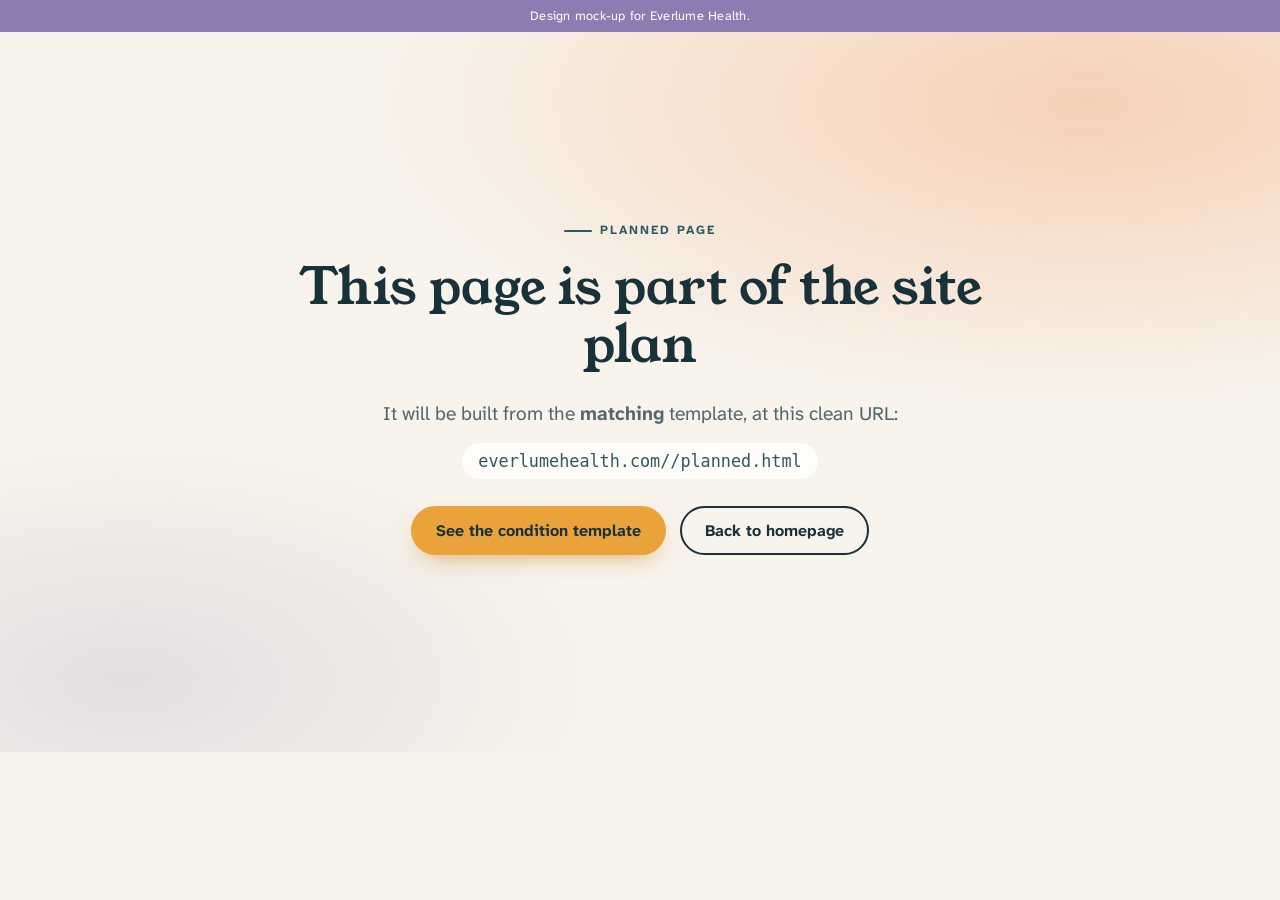
<file: planned.html>
<!doctype html>
<html lang="en-US">
<head>
<meta charset="utf-8"><meta name="viewport" content="width=device-width, initial-scale=1">
<title>Planned Page | Everlume Health</title>
<meta name="robots" content="noindex, nofollow">
<link href="https://fonts.googleapis.com/css2?family=Young+Serif&display=swap" rel="stylesheet">
<link href="https://fonts.googleapis.com/css2?family=Atkinson+Hyperlegible+Next:wght@400;700&display=swap" rel="stylesheet">
<link rel="stylesheet" href="site.css">
</head>
<body>
<div class="mock-ribbon">Design mock-up for Everlume Health.</div>
<main class="hero" style="min-height:80vh;display:grid;place-items:center">
  <div class="wrap" style="display:block;max-width:760px;text-align:center;padding-top:80px;padding-bottom:80px">
    <p class="eyebrow" style="justify-content:center">Planned page</p>
    <h1 style="font-size:clamp(2rem,4.4vw,3.2rem)">This page is part of the site plan</h1>
    <p class="lede" style="margin:0 auto 18px">It will be built from the <b id="tpl">matching</b> template, at this clean URL:</p>
    <p><code id="url" style="font-size:1.05rem;background:var(--paper);padding:8px 16px;border-radius:999px;color:var(--lake)"></code></p>
    <p style="margin-top:30px;display:flex;gap:14px;justify-content:center;flex-wrap:wrap">
      <a class="btn btn-gold" href="perimenopause.html">See the condition template</a>
      <a class="btn btn-ghost" href="index.html">Back to homepage</a>
    </p>
  </div>
</main>
<script>
var u = new URLSearchParams(location.search).get('u') || location.pathname.replace(/^\/everlume-health\//,'');
document.getElementById('url').textContent = 'everlumehealth.com/' + u;
var t = {symptoms:'Symptom',conditions:'Condition','life-stages':'Life stage',solutions:'Treatment and service',prevention:'Prevention','learning-center':'Article','patient-guide':'Patient guide',locations:'Location landing',about:'About and provider profile'};
document.getElementById('tpl').textContent = (t[u.split('/')[0]] || 'matching') + (t[u.split('/')[0]] ? ' page' : '');
</script>
</body>
</html>
</file>
<file: site.css>
/* Everlume Health design system (mock-up)
   Every brand color lives in these tokens so the palette can be
   swapped to the final logo colors in one place. */
:root{
  --night:#17323a;      /* deep lake ink: text, dark sections */
  --lake:#2c5a61;       /* Great Salt Lake teal */
  --lake-2:#3f7880;
  --dawn:#f3b48c;       /* first light apricot */
  --gold:#eaa23a;       /* golden hour: primary CTA */
  --gold-deep:#c98416;
  --dusk:#8d7bb2;       /* evening lilac */
  --haze:#efe9f4;
  --sand:#f8f3eb;
  --paper:#fffdf9;
  --sage:#a9baa1;
  --sage-soft:#e6ede2;
  --line:rgba(23,50,58,.14);
  --muted:#53666b;
  --radius:22px;
  --wrap:1200px;
  --serif:"Young Serif", Georgia, "Times New Roman", serif;
  --sans:"Atkinson Hyperlegible Next","Atkinson Hyperlegible", system-ui, -apple-system, "Segoe UI", sans-serif;
}
*{box-sizing:border-box}
html{scroll-behavior:smooth;-webkit-text-size-adjust:100%}
body{margin:0;background:var(--sand);color:var(--night);font-family:var(--sans);font-size:18px;line-height:1.6}
img,svg{max-width:100%;display:block}
a{color:inherit}
h1,h2,h3,h4{font-family:var(--serif);font-weight:400;line-height:1.12;margin:0 0 .5em;letter-spacing:-.01em}
h1{font-size:clamp(2.5rem,5.6vw,4.6rem)}
h2{font-size:clamp(2rem,3.6vw,3rem)}
h3{font-size:1.4rem}
p{margin:0 0 1em}
.wrap{max-width:var(--wrap);margin:0 auto;padding:0 24px}
.eyebrow{font-size:.78rem;letter-spacing:.16em;text-transform:uppercase;font-weight:700;color:var(--lake);display:inline-flex;align-items:center;gap:.6em;margin-bottom:1.1rem}
.eyebrow::before{content:"";width:28px;height:2px;background:currentColor;border-radius:2px}
.lede{font-size:1.2rem;color:var(--muted);max-width:40em}
.skip{position:absolute;left:-999px;top:8px;background:var(--night);color:#fff;padding:10px 16px;border-radius:10px;z-index:99}
.skip:focus{left:8px}
:focus-visible{outline:3px solid var(--gold);outline-offset:3px;border-radius:6px}

/* Buttons */
.btn{display:inline-flex;align-items:center;gap:.55em;font-weight:700;text-decoration:none;border-radius:999px;padding:.9em 1.45em;font-size:1rem;line-height:1;border:2px solid transparent;transition:transform .2s ease, background .2s ease, box-shadow .2s ease;cursor:pointer;font-family:var(--sans)}
.btn:hover{transform:translateY(-2px)}
.btn-gold{background:var(--gold);color:var(--night);box-shadow:0 10px 24px -12px rgba(201,132,22,.8)}
.btn-gold:hover{background:#f1b04f}
.btn-ghost{border-color:var(--night);color:var(--night);background:transparent}
.btn-ghost:hover{background:var(--night);color:var(--paper)}
.btn-light{border-color:rgba(255,255,255,.55);color:#fff}
.btn-light:hover{background:#fff;color:var(--night)}
.btn .dot{width:8px;height:8px;border-radius:50%;background:var(--night);box-shadow:0 0 0 4px rgba(23,50,58,.15)}
.link-arrow{font-weight:700;text-decoration:none;border-bottom:2px solid var(--gold);padding-bottom:2px}
.link-arrow::after{content:" \2192"}

/* Mock-up ribbon + utility bar */
.mock-ribbon{background:var(--dusk);color:#fff;font-size:.8rem;text-align:center;padding:6px 12px;letter-spacing:.02em}
.utility{background:var(--night);color:#dfe8e6;font-size:.86rem}
.utility .wrap{display:flex;justify-content:space-between;gap:16px;padding-top:9px;padding-bottom:9px;flex-wrap:wrap}
.utility a{color:#fff;text-decoration:none;font-weight:700}
.utility span b{color:var(--dawn);font-weight:700}

/* Header + navigation */
.site-header{position:sticky;top:0;z-index:50;background:rgba(248,243,235,.92);backdrop-filter:saturate(1.4) blur(10px);border-bottom:1px solid var(--line)}
.site-header .wrap{display:flex;align-items:center;gap:20px;height:78px;max-width:1320px}
.brand{display:flex;align-items:center;gap:10px;text-decoration:none;flex-shrink:0}
.brand-name{font-family:var(--serif);font-size:1.55rem;line-height:1}
.brand-name small{display:block;font-family:var(--sans);font-size:.6rem;letter-spacing:.32em;text-transform:uppercase;color:var(--lake);margin-top:4px;font-weight:700}
.nav{display:flex;gap:4px;margin-left:auto;align-items:center}
.nav > li{list-style:none;position:relative}
.nav > li > a{display:block;padding:10px 12px;font-size:.95rem;font-weight:700;text-decoration:none;border-radius:999px;white-space:nowrap}
.nav > li > a:hover,.nav > li:focus-within > a{background:var(--sage-soft)}
.nav ul{margin:0;padding:0}
.has-menu > a::after{content:"";display:inline-block;width:6px;height:6px;border-right:2px solid currentColor;border-bottom:2px solid currentColor;transform:rotate(45deg) translateY(-3px);margin-left:8px}
.menu{position:absolute;left:50%;top:calc(100% + 10px);transform:translateX(-50%) translateY(8px);background:var(--paper);border-radius:24px;box-shadow:0 30px 60px -30px rgba(23,50,58,.45);padding:26px;min-width:540px;display:grid;grid-template-columns:1fr 1fr;gap:6px 28px;opacity:0;visibility:hidden;transition:.18s ease;border:1px solid var(--line)}
.menu.wide{min-width:760px;grid-template-columns:repeat(3,1fr)}
.has-menu:hover .menu,.has-menu:focus-within .menu{opacity:1;visibility:visible;transform:translateX(-50%) translateY(0)}
@media (min-width:1181px){
  /* Right-side dropdowns open leftward so they never push past the viewport */
  .nav > li:nth-last-child(-n+2) .menu{left:auto;right:0;transform:translateY(8px)}
  .nav > li:nth-last-child(-n+2):hover .menu,.nav > li:nth-last-child(-n+2):focus-within .menu{transform:translateY(0)}
}
.menu h4{font-family:var(--sans);font-size:.72rem;letter-spacing:.16em;text-transform:uppercase;color:var(--lake);margin:0 0 6px}
.menu a{display:block;text-decoration:none;padding:5px 0;font-size:.95rem}
.menu a:hover{color:var(--lake);text-decoration:underline;text-decoration-color:var(--gold);text-underline-offset:4px}
.menu .menu-cta{grid-column:1/-1;margin-top:12px;padding:14px 16px;border-radius:16px;background:var(--sand);display:flex;justify-content:space-between;align-items:center;gap:12px;font-size:.92rem}
.header-cta{flex-shrink:0}
.nav-toggle{display:none;margin-left:auto;background:none;border:2px solid var(--night);border-radius:999px;padding:8px 16px;font-weight:700;font-family:var(--sans);font-size:.95rem;color:var(--night)}

/* Wave + contour dividers */
.wave{display:block;width:100%;height:auto;margin-top:-1px}
.wave-wrap{position:relative;line-height:0}
.contour path{fill:none;stroke-width:1.2;opacity:.5}

/* Hero */
.hero{position:relative;background:radial-gradient(1200px 500px at 85% 10%, rgba(243,180,140,.55), transparent 60%),radial-gradient(800px 400px at 10% 90%, rgba(141,123,178,.18), transparent 60%),var(--sand);overflow:hidden}
.hero .wrap{display:grid;grid-template-columns:1.08fr .92fr;gap:48px;align-items:center;padding-top:64px;padding-bottom:30px}
.hero h1 em{font-style:normal;color:var(--lake);background:linear-gradient(transparent 68%, rgba(234,162,58,.45) 0);padding:0 .08em}
.hero .lede{margin-bottom:28px}
.finder{background:var(--paper);border-radius:28px;padding:22px 24px 20px;box-shadow:0 24px 50px -32px rgba(23,50,58,.55);border:1px solid var(--line);max-width:620px}
.finder-label{font-size:.75rem;letter-spacing:.16em;text-transform:uppercase;font-weight:700;color:var(--dusk);margin-bottom:8px}
.finder-sentence{font-family:var(--serif);font-size:clamp(1.25rem,2.1vw,1.6rem);line-height:1.55}
.finder select{font:inherit;color:var(--lake);background:transparent;border:0;border-bottom:2px dashed var(--gold);padding:0 26px 0 2px;appearance:none;-webkit-appearance:none;cursor:pointer;background-image:linear-gradient(45deg, transparent 50%, var(--gold) 50%),linear-gradient(135deg, var(--gold) 50%, transparent 50%);background-position:calc(100% - 12px) 58%,calc(100% - 6px) 58%;background-size:6px 6px;background-repeat:no-repeat;max-width:100%}
.finder-actions{display:flex;gap:12px;align-items:center;flex-wrap:wrap;margin-top:14px}
.finder-note{font-size:.82rem;color:var(--muted)}
.finder-result{display:none;margin-top:16px;border-top:1px dashed var(--line);padding-top:14px}
.finder-result.show{display:grid;grid-template-columns:repeat(3,1fr);gap:10px}
.finder-result a{display:block;text-decoration:none;background:var(--sand);border-radius:16px;padding:12px 14px;font-size:.9rem;line-height:1.35}
.finder-result a span{display:block;font-size:.68rem;letter-spacing:.14em;text-transform:uppercase;color:var(--dusk);font-weight:700;margin-bottom:4px}
.finder-result a:hover{background:var(--sage-soft)}
.hero-art{position:relative}
.hero-art svg{width:100%;height:auto}
.float-chip{position:absolute;background:var(--paper);border-radius:999px;padding:10px 16px 10px 12px;font-size:.86rem;font-weight:700;box-shadow:0 18px 30px -18px rgba(23,50,58,.6);display:flex;align-items:center;gap:10px;white-space:nowrap}
.float-chip i{width:28px;height:28px;border-radius:50%;display:grid;place-items:center;font-style:normal;font-size:.9rem}
.chip-a{left:-4%;top:14%}
.chip-a i{background:var(--sage-soft)}
.chip-b{right:-2%;bottom:24%}
.chip-b i{background:var(--haze)}

/* Trust strip */
.trust{background:var(--paper)}
.trust .wrap{display:grid;grid-template-columns:repeat(4,1fr);gap:24px;padding-top:26px;padding-bottom:40px}
.trust-item{display:flex;gap:14px;align-items:flex-start;font-size:.95rem;line-height:1.4}
.trust-item svg{flex-shrink:0;width:34px;height:34px}
.trust-item b{display:block;font-size:1rem}

/* Generic section */
.section{padding:90px 0}
.section-head{display:flex;justify-content:space-between;align-items:flex-end;gap:32px;margin-bottom:44px;flex-wrap:wrap}
.section-head > div{max-width:640px}
.bg-paper{background:var(--paper)}
.bg-sand{background:var(--sand)}
.bg-haze{background:var(--haze)}
.bg-night{background:var(--night);color:#e9efee}
.bg-night .eyebrow{color:var(--dawn)}
.bg-night .lede{color:#b9cac8}
.bg-lake{background:var(--lake);color:#eef4f3}
.bg-lake .eyebrow{color:var(--dawn)}
.bg-lake .lede{color:#cfe0de}

/* Symptom cards: organic, not boxy */
.symptom-grid{display:grid;grid-template-columns:repeat(3,1fr);gap:22px}
.symptom{position:relative;background:var(--sand);padding:30px 28px 26px;border-radius:42px 42px 42px 12px;text-decoration:none;display:flex;flex-direction:column;transition:transform .25s ease, background .25s ease;overflow:hidden}
.symptom:nth-child(2n){border-radius:42px 12px 42px 42px}
.symptom:hover{transform:translateY(-4px);background:var(--sage-soft)}
.symptom .ic{width:52px;height:52px;border-radius:50% 50% 50% 18%;display:grid;place-items:center;margin-bottom:18px}
.symptom h3{margin-bottom:.35em}
.symptom ul{list-style:none;padding:0;margin:0 0 18px;color:var(--muted);font-size:.95rem}
.symptom li{padding:3px 0}
.symptom li::before{content:"";display:inline-block;width:6px;height:6px;border-radius:50%;background:var(--sage);margin-right:10px;transform:translateY(-2px)}
.symptom .more{margin-top:auto;font-weight:700;font-size:.92rem}
.symptom .more::after{content:" \2192";color:var(--gold-deep)}
.inline-cta{margin-top:36px;display:flex;align-items:center;justify-content:space-between;gap:20px;background:var(--night);color:#fff;border-radius:999px;padding:16px 16px 16px 32px;flex-wrap:wrap}
.inline-cta p{margin:0;font-size:1.02rem}
.inline-cta p b{color:var(--dawn)}

/* Life stages path */
.stages{position:relative;overflow:hidden}
.stage-path{position:relative;margin-top:30px;height:360px}
.stage-path svg.path{position:absolute;inset:0;width:100%;height:100%;overflow:visible}
.stage-list{list-style:none;margin:0;padding:0;position:relative;display:flex;justify-content:space-between;height:100%}
.stage-list li{--y:calc(sin(var(--i) * 30deg) * 72px);position:relative;flex:1;display:flex;flex-direction:column;align-items:center;justify-content:center;transform:translateY(var(--y))}
.stage-list a{display:flex;flex-direction:column;align-items:center;text-decoration:none;color:#fff;gap:10px;text-align:center}
.stage-list .node{width:22px;height:22px;border-radius:50%;background:color-mix(in oklab, var(--dawn) calc(100% - var(--p)), var(--dusk));box-shadow:0 0 0 6px rgba(255,255,255,.08),0 0 24px color-mix(in oklab, var(--dawn) calc(100% - var(--p)), var(--dusk));transition:transform .2s ease}
.stage-list a:hover .node{transform:scale(1.35)}
.stage-list .lbl{font-size:.88rem;font-weight:700;line-height:1.2;max-width:96px}
.stage-list .age{font-size:.7rem;letter-spacing:.12em;text-transform:uppercase;color:#9fb6b4}
.stage-legend{display:flex;justify-content:space-between;color:#9fb6b4;font-size:.8rem;letter-spacing:.14em;text-transform:uppercase;margin-top:4px}
.stage-legend span:first-child{color:var(--dawn)}
.stage-legend span:last-child{color:#c4b7e0}

/* Approach */
.approach{display:grid;grid-template-columns:1fr 1fr;gap:60px;align-items:start}
.pull{font-family:var(--serif);font-size:clamp(1.8rem,3vw,2.5rem);line-height:1.22;position:relative;padding-top:40px}
.pull::before{content:"\201C";position:absolute;top:-30px;left:-6px;font-size:7rem;color:var(--dawn);line-height:1}
.pull cite{display:block;font-family:var(--sans);font-style:normal;font-size:.95rem;color:var(--muted);margin-top:18px}
.steps{list-style:none;margin:0;padding:0;counter-reset:s}
.steps li{counter-increment:s;display:grid;grid-template-columns:56px 1fr;gap:18px;padding:22px 0;border-bottom:1px solid var(--line)}
.steps li:first-child{padding-top:0}
.steps li::before{content:counter(s,decimal-leading-zero);font-family:var(--serif);font-size:1.5rem;color:var(--lake);width:56px;height:56px;border-radius:50%;border:1.5px solid var(--lake);display:grid;place-items:center}
.steps h3{margin-bottom:.25em;font-size:1.25rem}
.steps p{margin:0;color:var(--muted)}

/* Providers */
.providers{display:grid;grid-template-columns:1fr 1fr;gap:28px}
.provider{background:var(--paper);border-radius:36px;padding:28px;display:grid;grid-template-columns:170px 1fr;gap:26px;align-items:start}
.portrait{aspect-ratio:4/5;border-radius:120px 120px 24px 24px;position:relative;overflow:hidden;display:grid;place-items:end center}
.portrait svg{width:100%;height:100%}
.provider .creds{font-size:.82rem;letter-spacing:.1em;text-transform:uppercase;color:var(--dusk);font-weight:700;margin-bottom:10px}
.provider h3{font-size:1.6rem;margin-bottom:.2em}
.tags{display:flex;flex-wrap:wrap;gap:8px;margin:14px 0 18px;padding:0;list-style:none}
.tags li{font-size:.8rem;background:var(--haze);border-radius:999px;padding:5px 12px;font-weight:700;color:var(--night)}
.provider .actions{display:flex;gap:16px;align-items:center;flex-wrap:wrap}

/* Solutions */
.solutions{display:grid;grid-template-columns:repeat(3,1fr);gap:24px}
.solution{border-radius:32px;padding:32px;position:relative;overflow:hidden}
.solution:nth-child(1){background:linear-gradient(160deg,#fbe3d2,#f8efe6)}
.solution:nth-child(2){background:linear-gradient(160deg,#e6ede2,#f4f6ef)}
.solution:nth-child(3){background:linear-gradient(160deg,#e9e3f2,#f5f2f8)}
.solution ul{list-style:none;padding:0;margin:16px 0 20px;columns:2;column-gap:16px}
.solution li{break-inside:avoid;padding:4px 0;font-size:.95rem}
.solution li a{text-decoration:none;border-bottom:1px solid var(--line)}
.solution li a:hover{border-color:var(--gold)}
.note-band{margin-top:28px;display:flex;gap:16px;align-items:center;background:var(--paper);border:1px dashed var(--sage);border-radius:22px;padding:18px 22px;font-size:.98rem}
.note-band svg{flex-shrink:0}

/* Patient guide question bubbles */
.questions{display:grid;grid-template-columns:repeat(3,1fr);gap:20px}
.q{position:relative;background:var(--paper);border-radius:28px 28px 28px 6px;padding:24px 26px;text-decoration:none;font-family:var(--serif);font-size:1.3rem;line-height:1.3;min-height:150px;display:flex;flex-direction:column;justify-content:space-between;transition:.2s ease;border:1px solid var(--line)}
.q:hover{background:var(--night);color:#fff}
.q small{font-family:var(--sans);font-size:.82rem;color:var(--muted);margin-top:14px}
.q:hover small{color:var(--dawn)}

/* Articles */
.articles{display:grid;grid-template-columns:1.3fr 1fr 1fr;gap:24px}
.article{background:var(--sand);border-radius:30px;overflow:hidden;text-decoration:none;display:flex;flex-direction:column}
.article .thumb{aspect-ratio:16/10;position:relative}
.article:first-child .thumb{aspect-ratio:16/11}
.article .body{padding:22px 24px 24px;display:flex;flex-direction:column;flex:1}
.article .cat{font-size:.72rem;letter-spacing:.16em;text-transform:uppercase;color:var(--lake);font-weight:700}
.article h3{margin:.45em 0 .6em;font-size:1.3rem}
.article:first-child h3{font-size:1.6rem}
.byline{margin-top:auto;font-size:.82rem;color:var(--muted);display:flex;flex-direction:column;gap:3px;border-top:1px solid var(--line);padding-top:12px}
.byline b{color:var(--night)}
.reviewed{display:inline-flex;align-items:center;gap:6px;color:var(--lake);font-weight:700}

/* Locations map */
.loc{display:grid;grid-template-columns:1fr 1fr;gap:60px;align-items:center}
.loc-map{background:rgba(255,255,255,.06);border-radius:40px;padding:20px;border:1px solid rgba(255,255,255,.12)}
.loc-map text{font-family:var(--sans);font-size:13px;fill:#d7e6e4}
.loc-map .pin-label{font-family:var(--serif);font-size:18px;fill:#fff}
.city-list{columns:2;list-style:none;padding:0;margin:22px 0 28px}
.city-list li{padding:5px 0}
.city-list a{color:#fff;text-decoration:none;border-bottom:1px solid rgba(255,255,255,.3)}
.city-list a:hover{border-color:var(--gold)}
.nap{background:rgba(0,0,0,.14);border-radius:20px;padding:18px 20px;font-size:.95rem;margin-bottom:24px}
.nap b{color:var(--dawn)}

/* FAQ */
.faq{display:grid;grid-template-columns:.8fr 1.2fr;gap:60px}
.faq details{border-bottom:1px solid var(--line);padding:4px 0}
.faq summary{cursor:pointer;list-style:none;font-family:var(--serif);font-size:1.25rem;padding:18px 44px 18px 0;position:relative}
.faq summary::-webkit-details-marker{display:none}
.faq summary::after{content:"+";position:absolute;right:4px;top:12px;font-family:var(--sans);font-size:1.6rem;color:var(--lake);transition:transform .2s}
.faq details[open] summary::after{transform:rotate(45deg)}
.faq details p{color:var(--muted);padding-right:30px}

/* Final CTA */
.final{position:relative;background:linear-gradient(120deg,#f6c8a6 0%,#f3b48c 30%,#e9c9b8 60%,#cdbfe0 100%);overflow:hidden}
.final .wrap{display:grid;grid-template-columns:1.1fr .9fr;gap:48px;align-items:center;padding-top:80px;padding-bottom:90px}
.final h2{font-size:clamp(2.2rem,4vw,3.4rem)}
.book-card{background:var(--paper);border-radius:32px;padding:30px;box-shadow:0 30px 60px -36px rgba(23,50,58,.6)}
.book-card ol{padding-left:1.2em;margin:0 0 22px}
.book-card li{padding:6px 0}
.privacy-note{display:flex;gap:10px;font-size:.84rem;color:var(--muted);margin-top:16px;line-height:1.45}

/* Footer */
.site-footer{background:var(--night);color:#c9d7d5;font-size:.95rem}
.site-footer .wrap{padding-top:70px;padding-bottom:30px}
.foot-grid{display:grid;grid-template-columns:1.4fr repeat(4,1fr);gap:36px}
.site-footer h4{font-family:var(--sans);font-size:.75rem;letter-spacing:.16em;text-transform:uppercase;color:var(--dawn);margin-bottom:14px}
.site-footer ul{list-style:none;padding:0;margin:0}
.site-footer li{padding:4px 0}
.site-footer a{text-decoration:none;color:#e9efee}
.site-footer a:hover{color:var(--gold)}
.foot-bottom{display:flex;justify-content:space-between;gap:20px;flex-wrap:wrap;border-top:1px solid rgba(255,255,255,.12);margin-top:50px;padding-top:22px;font-size:.82rem;color:#9fb6b4}
.disclaimer{font-size:.82rem;color:#9fb6b4;max-width:36em;margin-top:16px}

/* Mobile sticky CTA */
.sticky-cta{display:none}

/* Inner page shared bits */
.crumbs{font-size:.86rem;color:var(--muted);padding:18px 0 0}
.crumbs ol{list-style:none;display:flex;flex-wrap:wrap;gap:8px;margin:0;padding:0}
.crumbs li+li::before{content:"/";margin-right:8px;color:var(--sage)}
.crumbs a{text-decoration:none;font-weight:700;color:var(--lake)}

/* Reveal on scroll */
.reveal{opacity:0;transform:translateY(18px);transition:opacity .7s ease, transform .7s ease}
.reveal.in{opacity:1;transform:none}
@media (prefers-reduced-motion:reduce){.reveal{opacity:1;transform:none;transition:none}html{scroll-behavior:auto}}

/* Responsive */
@media (max-width:1360px){
  .nav > li > a{padding:10px 8px;font-size:.9rem}
  .header-cta .long{display:none}
}
@media (max-width:1180px){
  .nav,.header-cta{display:none}
  .nav-toggle{display:block}
  .site-header.open .nav{display:flex;flex-direction:column;align-items:stretch;position:absolute;top:78px;left:0;right:0;background:var(--paper);padding:14px 20px 24px;border-bottom:1px solid var(--line);max-height:calc(100vh - 78px);overflow:auto}
  .site-header.open .menu{position:static;transform:none;opacity:1;visibility:visible;box-shadow:none;min-width:0;display:none;grid-template-columns:1fr;padding:6px 12px 12px;border:0}
  .site-header.open .has-menu.expand .menu{display:grid}
}
@media (max-width:1020px){
  .hero .wrap,.approach,.loc,.faq,.final .wrap{grid-template-columns:1fr}
  .hero-art{max-width:560px;margin:0 auto}
  .symptom-grid,.questions,.solutions{grid-template-columns:1fr 1fr}
  .articles{grid-template-columns:1fr 1fr}
  .articles .article:first-child{grid-column:1/-1}
  .providers{grid-template-columns:1fr}
  .trust .wrap{grid-template-columns:1fr 1fr}
  .foot-grid{grid-template-columns:1fr 1fr 1fr}
  .foot-grid > div:first-child{grid-column:1/-1}
  .stage-path{height:auto}
  .stage-list{flex-direction:column;gap:6px;padding-left:10px}
  .stage-list li{transform:none;align-items:flex-start}
  .stage-list a{flex-direction:row;gap:16px;padding:8px 0}
  .stage-list .lbl{max-width:none;font-size:1rem}
  .stage-legend{display:none}
}
@media (max-width:680px){
  body{font-size:17px}
  .wrap{padding:0 18px}
  .section{padding:64px 0}
  .symptom-grid,.questions,.solutions,.articles,.trust .wrap{grid-template-columns:1fr}
  .provider{grid-template-columns:1fr}
  .portrait{max-width:150px}
  .finder-result.show{grid-template-columns:1fr}
  .float-chip{display:none}
  .utility .hide-sm{display:none}
  .inline-cta{border-radius:28px;padding:20px}
  .solution ul{columns:1}
  .foot-grid{grid-template-columns:1fr 1fr}
  .city-list{columns:2}
  .sticky-cta{display:flex;position:fixed;left:12px;right:12px;bottom:12px;z-index:60;gap:10px}
  .sticky-cta .btn{flex:1;justify-content:center;padding:1em}
  .sticky-cta .call{flex:0 0 auto;background:var(--lake);color:#fff;border-color:rgba(255,255,255,.7)}
  .hero-art{max-width:320px}
  .stage-list a{text-align:left}
  body{padding-bottom:84px}
}

/* Photography */
.hero-art{padding:16px}
.arch{position:relative;aspect-ratio:520/600;border-radius:50% 50% 30px 30px / 43% 43% 30px 30px;overflow:hidden;box-shadow:0 40px 80px -48px rgba(23,50,58,.75);background:var(--dawn)}
.arch img{width:100%;height:100%;object-fit:cover;display:block}
.hero-art .arch-overlay{position:absolute;inset:0;width:100%;height:100%;pointer-events:none}
.arch-line{position:absolute;inset:0;border:1.5px solid rgba(141,123,178,.5);border-radius:50% 50% 40px 40px / 43% 43% 40px 40px;pointer-events:none}
.sun-dot{position:absolute;right:4%;top:20%;width:66px;height:66px;border-radius:50%;background:var(--gold);box-shadow:0 0 0 10px rgba(234,162,58,.22),0 0 0 22px rgba(234,162,58,.1)}
.portrait img{width:100%;height:100%;object-fit:cover;display:block}
.article .thumb{overflow:hidden}
.article .thumb img{width:100%;height:100%;object-fit:cover;display:block;transition:transform .5s ease}
.article:hover .thumb img{transform:scale(1.04)}
.consult-photo{width:100%;height:auto;aspect-ratio:4/3;object-fit:cover;display:block;border-radius:140px 28px 140px 28px;margin-bottom:30px}
.talk-with{display:flex;align-items:center;gap:12px;margin:0 0 18px;font-size:.92rem;color:var(--muted);line-height:1.35}
.talk-with img{width:46px;height:46px;border-radius:50%;object-fit:cover;border:3px solid var(--paper);box-shadow:0 0 0 1px var(--line);flex-shrink:0}
.talk-with img+img{margin-left:-24px}
.side-photo{width:100%;height:auto;aspect-ratio:5/4;object-fit:cover;display:block;border-radius:120px 120px 24px 24px;margin:26px 0 18px}
img.avatar{object-fit:cover;padding:0}
.loc-photo{margin:34px 0 0;position:relative}
.loc-photo img{width:100%;height:340px;object-fit:cover;object-position:center 22%;display:block;border-radius:200px 32px 200px 32px}
.loc-photo figcaption{position:absolute;left:28px;bottom:20px;background:var(--paper);border-radius:999px;padding:8px 16px;font-size:.85rem;font-weight:700}
@media (max-width:680px){
  .sun-dot{width:44px;height:44px;right:2%}
  .consult-photo{border-radius:90px 22px 90px 22px}
  .loc-photo img{height:220px;border-radius:110px 24px 110px 24px}
  .side-photo{margin-top:8px}
}
</file>
<file: inner.css>
/* Everlume Health inner page templates (condition, location) */
.page-hero{position:relative;background:radial-gradient(900px 380px at 90% 0%, rgba(243,180,140,.5), transparent 60%),radial-gradient(700px 320px at 0% 100%, rgba(141,123,178,.16), transparent 60%),var(--sand);overflow:hidden}
.page-hero .wrap{padding-top:10px;padding-bottom:20px}
.page-hero h1{font-size:clamp(2.2rem,4.6vw,3.8rem);max-width:15em;margin-top:26px}
.page-hero .lede{margin-bottom:26px}
.hero-grid{display:grid;grid-template-columns:1.25fr .75fr;gap:48px;align-items:start}
.short-answer{background:var(--paper);border-radius:30px 30px 30px 10px;padding:24px 26px;border:1px solid var(--line);box-shadow:0 24px 50px -34px rgba(23,50,58,.55);margin-top:26px}
.short-answer h2{font-family:var(--sans);font-size:.75rem;letter-spacing:.16em;text-transform:uppercase;color:var(--dusk);font-weight:700;margin-bottom:10px}
.short-answer ul{list-style:none;margin:0;padding:0}
.short-answer li{position:relative;padding:7px 0 7px 26px;font-size:1rem;line-height:1.45;border-bottom:1px dashed var(--line)}
.short-answer li:last-child{border-bottom:0}
.short-answer li::before{content:"";position:absolute;left:0;top:14px;width:12px;height:12px;border-radius:50%;background:var(--gold);box-shadow:0 0 0 4px rgba(234,162,58,.2)}

.byline-bar{display:flex;flex-wrap:wrap;gap:10px 22px;align-items:center;background:var(--paper);border-radius:999px;padding:12px 22px;font-size:.88rem;color:var(--muted);border:1px solid var(--line)}
.byline-bar b{color:var(--night)}
.byline-bar .rev{color:var(--lake);font-weight:700}
.byline-bar .sep{width:5px;height:5px;border-radius:50%;background:var(--sage)}
.avatar{width:30px;height:30px;border-radius:50%;display:inline-grid;place-items:center;font-size:.72rem;font-weight:700;color:#fff;margin-right:6px;vertical-align:middle}

/* Article layout with sticky table of contents */
.doc{display:grid;grid-template-columns:250px 1fr;gap:56px;padding-top:56px;padding-bottom:40px}
.toc{position:sticky;top:104px;align-self:start;font-size:.92rem}
.toc h2{font-family:var(--sans);font-size:.72rem;letter-spacing:.16em;text-transform:uppercase;color:var(--lake);margin-bottom:12px}
.toc ol{list-style:none;margin:0 0 22px;padding:0;border-left:2px solid var(--line)}
.toc a{display:block;padding:6px 0 6px 16px;margin-left:-2px;border-left:2px solid transparent;text-decoration:none;color:var(--muted)}
.toc a:hover{color:var(--night);border-left-color:var(--gold)}
.toc-cta{background:var(--night);color:#fff;border-radius:24px;padding:18px}
.toc-cta p{font-size:.9rem;margin-bottom:12px;color:#d7e3e1}
.toc-cta .btn{width:100%;justify-content:center;padding:.8em 1em;font-size:.92rem}

.prose{max-width:720px}
.prose section{scroll-margin-top:100px;margin-bottom:54px}
.prose h2{font-size:clamp(1.7rem,2.6vw,2.2rem)}
.prose p{color:#2f454b}
.prose ul.dots{padding-left:0;list-style:none}
.prose ul.dots li{position:relative;padding:5px 0 5px 22px}
.prose ul.dots li::before{content:"";position:absolute;left:2px;top:15px;width:7px;height:7px;border-radius:50%;background:var(--sage)}

.chips{display:flex;flex-wrap:wrap;gap:10px;list-style:none;padding:0;margin:18px 0}
.chips li a,.chips li span{display:inline-block;padding:9px 16px;border-radius:999px;background:var(--paper);border:1px solid var(--line);font-size:.92rem;font-weight:700;text-decoration:none}
.chips li a:hover{background:var(--sage-soft);border-color:var(--sage)}
.chips li:nth-child(3n+1) a{background:#fbe8db}
.chips li:nth-child(3n+2) a{background:var(--haze)}
.chips li:nth-child(3n) a{background:var(--sage-soft)}

.eval-steps{list-style:none;counter-reset:e;padding:0;margin:18px 0 0;display:grid;gap:12px}
.eval-steps li{counter-increment:e;display:grid;grid-template-columns:44px 1fr;gap:14px;align-items:start;background:var(--paper);border-radius:22px;padding:16px 18px;border:1px solid var(--line)}
.eval-steps li::before{content:counter(e);width:44px;height:44px;border-radius:50%;background:var(--sand);display:grid;place-items:center;font-family:var(--serif);font-size:1.2rem;color:var(--lake)}
.eval-steps b{display:block;margin-bottom:2px}

.tx-cards{display:grid;grid-template-columns:repeat(3,1fr);gap:16px;margin-top:20px}
.tx{border-radius:28px;padding:22px 20px;display:flex;flex-direction:column}
.tx:nth-child(1){background:linear-gradient(160deg,#fbe3d2,#f8efe6)}
.tx:nth-child(2){background:linear-gradient(160deg,#e9e3f2,#f5f2f8)}
.tx:nth-child(3){background:linear-gradient(160deg,#e6ede2,#f4f6ef)}
.tx h3{font-size:1.2rem}
.tx p{font-size:.95rem;flex:1}
.tx .link-arrow{font-size:.9rem}
.balance{font-size:.95rem;margin-top:16px;padding:14px 18px;border-left:3px solid var(--gold);background:var(--paper);border-radius:0 16px 16px 0}

.callout{position:relative;background:var(--night);color:#e9efee;border-radius:34px 34px 34px 10px;padding:30px 30px 26px;overflow:hidden}
.callout h2{color:#fff}
.callout p{color:#c9d7d5}
.callout ul{margin:0 0 18px;padding:0;list-style:none}
.callout li{padding:6px 0 6px 28px;position:relative}
.callout li::before{content:"!";position:absolute;left:0;top:7px;width:18px;height:18px;border-radius:50%;background:var(--gold);color:var(--night);font-size:.72rem;font-weight:700;display:grid;place-items:center}
.callout .urgent{font-size:.88rem;color:var(--dawn);margin:0}

.mid-cta{display:grid;grid-template-columns:1fr auto;gap:18px;align-items:center;background:linear-gradient(120deg,#f6c8a6,#f3b48c 40%,#d9cdea);border-radius:999px;padding:18px 18px 18px 30px}
.mid-cta p{margin:0;color:var(--night);font-size:1.02rem}
.mid-cta b{font-family:var(--serif);font-weight:400;font-size:1.25rem;display:block}

.related{display:grid;grid-template-columns:1fr 1fr;gap:14px;margin-top:18px}
.related a{display:block;text-decoration:none;background:var(--paper);border:1px solid var(--line);border-radius:22px;padding:16px 18px;transition:.2s}
.related a:hover{background:var(--sage-soft);transform:translateY(-2px)}
.related span{display:block;font-size:.7rem;letter-spacing:.14em;text-transform:uppercase;color:var(--dusk);font-weight:700;margin-bottom:4px}
.related b{font-family:var(--serif);font-weight:400;font-size:1.12rem}

.faq-inner details{border-bottom:1px solid var(--line)}
.faq-inner summary{cursor:pointer;list-style:none;font-family:var(--serif);font-size:1.18rem;padding:16px 40px 16px 0;position:relative}
.faq-inner summary::-webkit-details-marker{display:none}
.faq-inner summary::after{content:"+";position:absolute;right:4px;top:10px;font-family:var(--sans);font-size:1.6rem;color:var(--lake);transition:transform .2s}
.faq-inner details[open] summary::after{transform:rotate(45deg)}
.faq-inner details p{color:var(--muted)}

.sources ol{padding-left:1.2em;font-size:.92rem;color:var(--muted)}
.sources li{padding:4px 0}
.sources a{color:var(--lake);font-weight:700}
.med-disclaimer{font-size:.86rem;color:var(--muted);background:var(--paper);border:1px dashed var(--sage);border-radius:18px;padding:14px 18px}

/* Location page */
.nap-card{background:var(--paper);border-radius:32px;padding:26px;border:1px solid var(--line);box-shadow:0 24px 50px -34px rgba(23,50,58,.55)}
.nap-card h2{font-size:1.5rem}
.nap-card dl{margin:0;display:grid;grid-template-columns:auto 1fr;gap:10px 16px;font-size:.96rem}
.nap-card dt{font-weight:700;color:var(--lake);font-size:.75rem;letter-spacing:.14em;text-transform:uppercase;padding-top:4px}
.nap-card dd{margin:0}
.nap-card .btn{width:100%;justify-content:center;margin-top:18px}
.map-card{border-radius:36px;overflow:hidden;background:var(--lake);position:relative}
.map-card svg{width:100%;height:auto}
.map-card .map-tag{position:absolute;left:18px;bottom:18px;background:var(--paper);border-radius:999px;padding:8px 14px;font-size:.82rem;font-weight:700}
.two-col{display:grid;grid-template-columns:1fr 1fr;gap:48px;align-items:start}
.here-list{list-style:none;padding:0;margin:0}
.here-list li{display:grid;grid-template-columns:40px 1fr;gap:14px;padding:14px 0;border-bottom:1px solid var(--line)}
.here-list li i{width:40px;height:40px;border-radius:50%;background:var(--sage-soft);display:grid;place-items:center;font-style:normal;font-weight:700;color:var(--lake)}
.tbc{display:inline-block;font-size:.7rem;letter-spacing:.1em;text-transform:uppercase;background:var(--haze);color:var(--dusk);border-radius:999px;padding:2px 8px;font-weight:700;margin-left:6px;vertical-align:middle}
.svc-grid{display:grid;grid-template-columns:repeat(3,1fr);gap:16px}
.svc{background:var(--sand);border-radius:28px 28px 28px 8px;padding:22px;text-decoration:none;display:block;transition:.2s}
.svc:nth-child(2n){border-radius:28px 8px 28px 28px}
.svc:hover{background:var(--sage-soft);transform:translateY(-3px)}
.svc h3{font-size:1.2rem;margin-bottom:.3em}
.svc p{font-size:.93rem;color:var(--muted);margin:0}
.nearby{display:grid;grid-template-columns:repeat(2,1fr);gap:12px;list-style:none;padding:0;margin:20px 0}
.nearby a{display:flex;justify-content:space-between;align-items:center;text-decoration:none;background:rgba(255,255,255,.08);border:1px solid rgba(255,255,255,.16);border-radius:18px;padding:12px 16px;color:#fff}
.nearby a:hover{border-color:var(--gold)}
.nearby small{color:#b9cac8;font-size:.78rem}
.client-note{border:2px dashed var(--dusk);background:var(--haze);border-radius:24px;padding:18px 22px;font-size:.95rem}
.client-note b{color:var(--dusk);letter-spacing:.12em;text-transform:uppercase;font-size:.72rem;display:block;margin-bottom:4px}
.mini-providers{display:grid;grid-template-columns:1fr 1fr;gap:18px}
.mini{display:grid;grid-template-columns:90px 1fr;gap:18px;align-items:center;background:var(--paper);border-radius:28px;padding:18px;text-decoration:none}
.mini .ph{width:90px;height:110px;border-radius:60px 60px 16px 16px;overflow:hidden}
.mini .creds{font-size:.75rem;letter-spacing:.1em;text-transform:uppercase;color:var(--dusk);font-weight:700}
.mini h3{font-size:1.3rem;margin:.2em 0}

@media (max-width:1020px){
  .hero-grid,.doc,.two-col{grid-template-columns:1fr}
  .toc{position:static}
  .toc ol{display:none}
  .tx-cards,.svc-grid{grid-template-columns:1fr 1fr}
  .mini-providers{grid-template-columns:1fr}
}
@media (max-width:680px){
  .tx-cards,.svc-grid,.related,.nearby{grid-template-columns:1fr}
  .mid-cta{grid-template-columns:1fr;border-radius:28px;padding:22px}
  .byline-bar{border-radius:22px}
  .byline-bar .sep{display:none}
  .doc{padding-top:36px;gap:28px}
}
</file>
